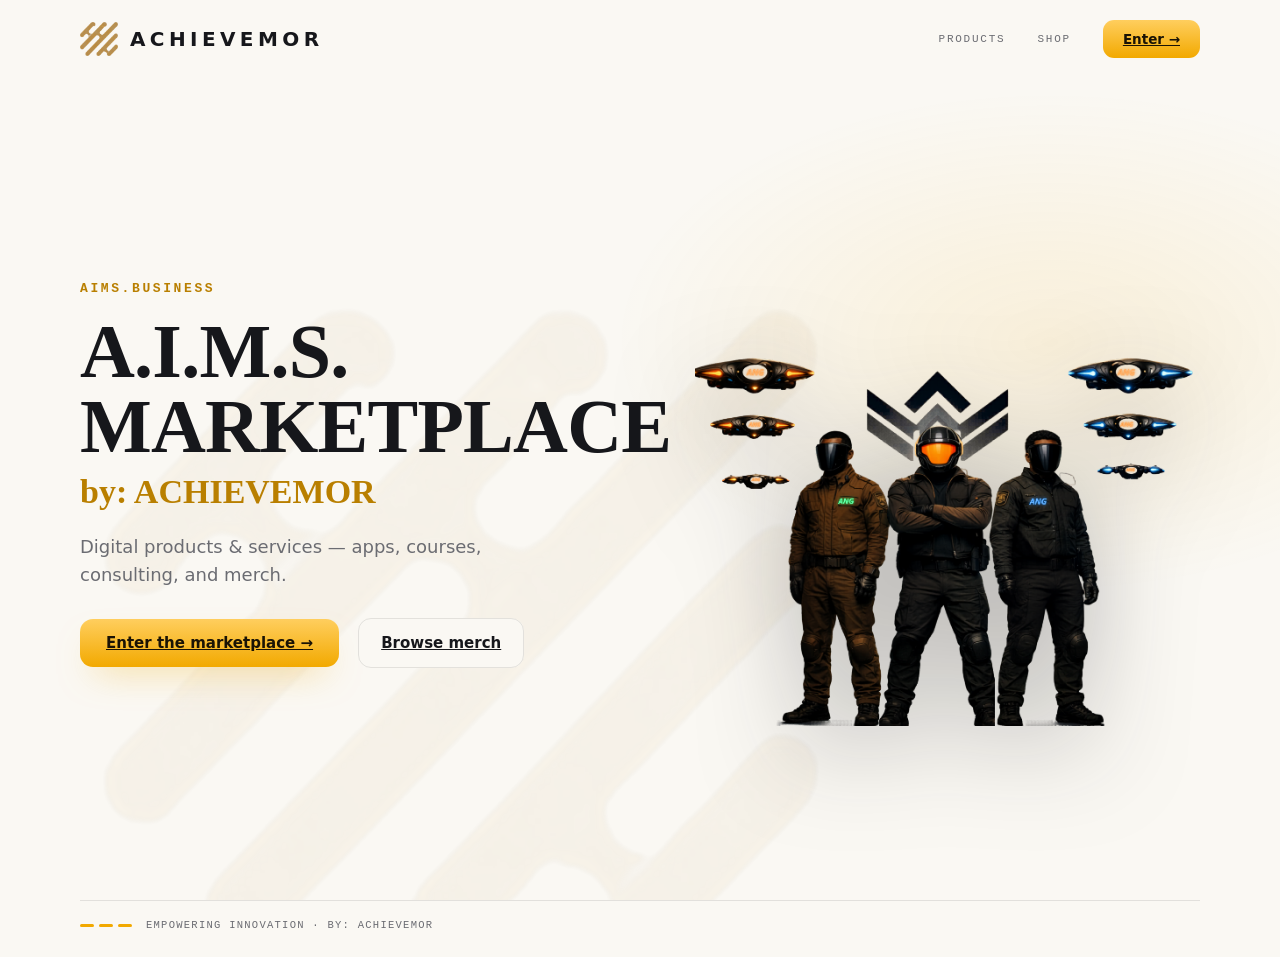
<file: index.html>
<!doctype html>
<html lang="en"><head><meta charset="utf-8"><meta name="viewport" content="width=device-width,initial-scale=1">
<meta http-equiv="Content-Security-Policy" content="default-src 'self'; base-uri 'self'; object-src 'none'; form-action 'self' https://buy.stripe.com https://aims.achievemor.io; script-src 'self' 'unsafe-inline'; style-src 'self' 'unsafe-inline' https://fonts.googleapis.com; img-src 'self' data: https:; font-src 'self' data: https://fonts.gstatic.com; connect-src 'self' https:; frame-src https://js.stripe.com https://hooks.stripe.com; upgrade-insecure-requests">
<meta name="referrer" content="strict-origin-when-cross-origin">
<title>A.I.M.S. MARKETPLACE — by: ACHIEVEMOR</title>
<meta name="description" content="A.I.M.S. MARKETPLACE by: ACHIEVEMOR — digital products and services. Apps, courses, consulting, and merch.">
<link rel="canonical" href="https://aims.business/">
<meta name="theme-color" content="#16171b">
<link rel="icon" type="image/svg+xml" href="/favicon.svg">
<link rel="apple-touch-icon" href="/apple-touch-icon.png">
<meta property="og:type" content="website">
<meta property="og:site_name" content="A.I.M.S. MARKETPLACE">
<meta property="og:title" content="A.I.M.S. MARKETPLACE by: ACHIEVEMOR">
<meta property="og:description" content="Digital products and services by ACHIEVEMOR.">
<meta property="og:url" content="https://aims.business/">
<meta property="og:image" content="https://aims.business/og.png">
<meta property="og:image:width" content="1200"><meta property="og:image:height" content="630">
<meta name="twitter:card" content="summary_large_image">
<meta name="twitter:title" content="A.I.M.S. MARKETPLACE by: ACHIEVEMOR">
<meta name="twitter:description" content="Digital products and services by ACHIEVEMOR.">
<meta name="twitter:image" content="https://aims.business/og.png">
<script type="application/ld+json">{"@context":"https://schema.org","@type":"Store","name":"A.I.M.S. MARKETPLACE by: ACHIEVEMOR","url":"https://aims.business/","image":"https://aims.business/og.png","description":"Digital products and services by ACHIEVEMOR.","brand":{"@type":"Brand","name":"ACHIEVEMOR"}}</script>
<link href="https://fonts.googleapis.com/css2?family=Geist:wght@400;500;600;700&family=Geist+Mono:wght@500;600&family=Playfair+Display:wght@700&display=swap" rel="stylesheet">
<style>
:root{--bg:#faf8f3;--bg2:#f1ede4;--panel:#f4f1ea;--ink:#16171b;--muted:#6b6c72;--gold:#F2A900;--gold-2:#ffce5e;--gold-deep:#b97f00;--line:rgba(20,22,26,.10);
 --sans:"Geist",system-ui,sans-serif;--mono:"Geist Mono",ui-monospace,monospace;--serif:"Playfair Display",Georgia,serif}
*{box-sizing:border-box;margin:0;padding:0}
body{font-family:var(--sans);color:var(--ink);background:var(--bg);-webkit-font-smoothing:antialiased;min-height:100dvh;position:relative;overflow-x:hidden}
/* brand overlay: the official gold ACHIEVEMOR mark, baked in faintly behind everything */
body::before{content:"";position:fixed;inset:0;z-index:0;pointer-events:none;opacity:.06;
  background:url(achv_logo.png) no-repeat; background-position:18% 120%; background-size:min(62vw,720px)}
body::after{content:"";position:fixed;inset:0;z-index:0;pointer-events:none;
  background:radial-gradient(55% 45% at 82% 38%, rgba(242,169,0,.10), transparent 62%)}
.wrap{position:relative;z-index:1;max-width:1200px;margin:0 auto;padding:0 clamp(20px,3.5vw,40px)}

/* nav */
.nav{display:flex;align-items:center;gap:14px;height:78px}
.logo{display:flex;align-items:center;gap:12px}
.logo img{height:34px;width:auto}
.logo .wm{font-weight:700;font-size:20px;letter-spacing:.22em;color:var(--ink)}
.nav .sp{flex:1}
.nav .mk{font-family:var(--mono);font-size:11px;letter-spacing:.16em;text-transform:uppercase;color:var(--muted)}
.enter{margin-left:18px;font-size:13.5px;font-weight:600;color:#1a1305;background:linear-gradient(180deg,var(--gold-2),var(--gold));border:none;border-radius:11px;padding:11px 20px;cursor:pointer}

/* hero */
.hero{display:grid;grid-template-columns:1fr 1.05fr;gap:24px;align-items:center;min-height:calc(100dvh - 78px);padding-bottom:30px}
.eyebrow{font-family:var(--mono);font-size:13px;letter-spacing:.2em;text-transform:uppercase;color:var(--gold-deep);font-weight:600}
h1{font-family:var(--serif);font-weight:700;font-size:clamp(40px,6.4vw,76px);line-height:.98;margin:18px 0 0;letter-spacing:-.01em}
.byline{font-family:var(--serif);font-weight:700;font-size:clamp(22px,3vw,34px);color:var(--gold-deep);margin-top:10px;white-space:nowrap}
.sub{font-size:clamp(15px,1.7vw,18px);color:var(--muted);margin-top:22px;max-width:430px;line-height:1.55}
.cta{display:inline-flex;align-items:center;gap:10px;margin-top:30px;font-weight:600;font-size:15px;color:#1a1305;background:linear-gradient(180deg,var(--gold-2),var(--gold));border-radius:13px;padding:15px 26px;box-shadow:0 16px 36px -16px rgba(242,169,0,.55)}
.cta2{margin-left:14px;color:var(--ink);border:1px solid var(--line);background:var(--bg);border-radius:13px;padding:15px 22px;font-weight:600;font-size:15px}
.squad{position:relative;display:grid;place-items:center}
.squad img{width:100%;max-width:560px;filter:drop-shadow(0 26px 48px rgba(20,22,26,.28))}
.foot{display:flex;align-items:center;gap:14px;padding:18px 0 26px;border-top:1px solid var(--line);font-family:var(--mono);font-size:10.5px;letter-spacing:.12em;text-transform:uppercase;color:var(--muted)}
.foot .gp{display:inline-flex;gap:5px}.foot .gp i{width:14px;height:3px;border-radius:2px;background:var(--gold)}

@media (max-width:780px){ .hero{grid-template-columns:1fr;text-align:center;min-height:0;padding:20px 0 40px} .squad{order:-1} .nav .mk{display:none} }
</style></head>
<body>
  <div class="wrap">
    <nav class="nav">
      <div class="logo"><img src="achv_logo.png" alt=""><span class="wm">ACHIEVEMOR</span></div>
      <div class="sp"></div>
      <a class="mk" href="products.html" style="text-decoration:none">Products</a>
      <a class="mk" href="shop.html" style="text-decoration:none;margin-left:18px">Shop</a>
      <a class="enter" href="products.html">Enter →</a>
    </nav>

    <section class="hero">
      <div class="copy">
        <div class="eyebrow">aims.business</div>
        <h1>A.I.M.S.<br>MARKETPLACE</h1>
        <div class="byline">by: ACHIEVEMOR</div>
        <div class="sub">Digital products &amp; services — apps, courses, consulting, and merch.</div>
        <div>
          <a class="cta" href="products.html">Enter the marketplace →</a>
          <a class="cta2" href="shop.html">Browse merch</a>
        </div>
      </div>
      <div class="squad"><img src="squad.png" alt="ACHIEVEMOR squad"></div>
    </section>

    <div class="foot"><span class="gp"><i></i><i></i><i></i></span> Empowering Innovation · by: ACHIEVEMOR</div>
  </div>
</body></html>
</file>
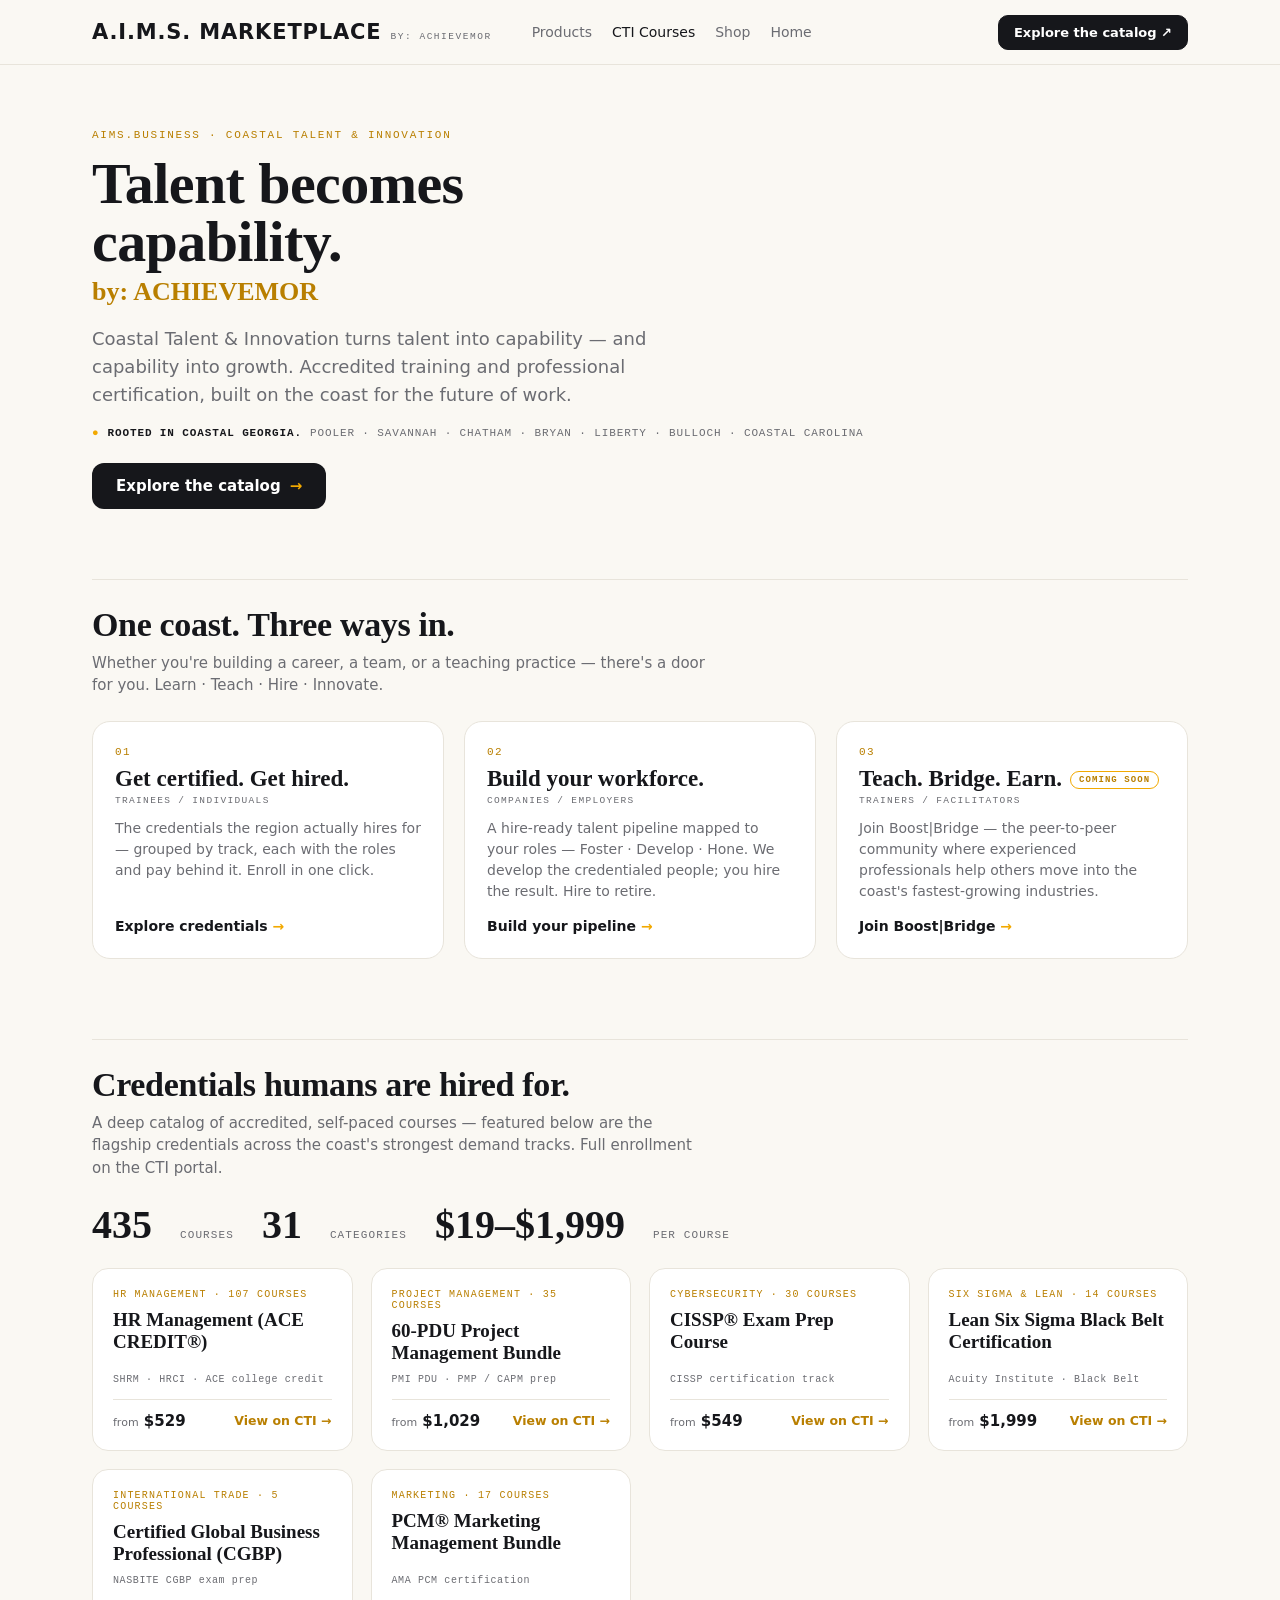
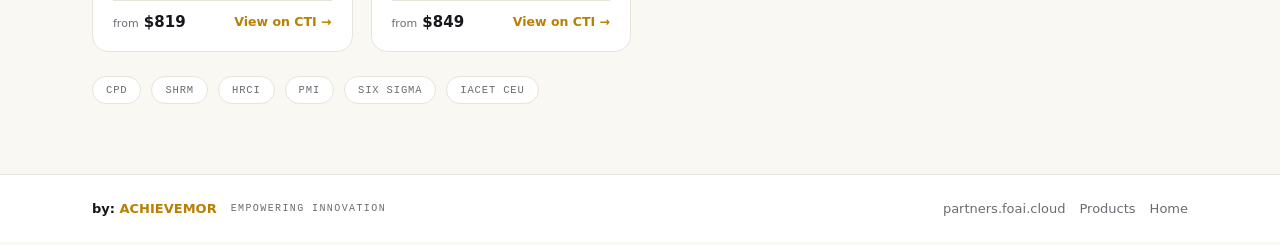
<file: cti.html>
<!doctype html>
<html lang="en">
<head>
<meta charset="utf-8">
<meta name="viewport" content="width=device-width, initial-scale=1">
<meta http-equiv="Content-Security-Policy" content="default-src 'self'; base-uri 'self'; object-src 'none'; form-action 'self' https://buy.stripe.com https://aims.achievemor.io; script-src 'self' 'unsafe-inline'; style-src 'self' 'unsafe-inline' https://fonts.googleapis.com; img-src 'self' data: https:; font-src 'self' data: https://fonts.gstatic.com; connect-src 'self' https:; frame-src https://js.stripe.com https://hooks.stripe.com; upgrade-insecure-requests">
<meta name="referrer" content="strict-origin-when-cross-origin">
<title>Coastal Talent &amp; Innovation — Courses &amp; Credentials | A.I.M.S. MARKETPLACE by: ACHIEVEMOR</title>
<meta name="description" content="Coastal Talent & Innovation (CTI) — accredited courses and professional certification for Coastal Georgia. 435 courses across 31 categories carrying SHRM, HRCI, PMI, Six Sigma, and CPD credit. One coast. Three ways in.">
<link rel="canonical" href="https://aims.business/cti.html">
<meta name="theme-color" content="#16171b">
<link rel="icon" type="image/svg+xml" href="/favicon.svg">
<link rel="apple-touch-icon" href="/apple-touch-icon.png">
<meta property="og:type" content="website">
<meta property="og:site_name" content="A.I.M.S. MARKETPLACE">
<meta property="og:title" content="Coastal Talent & Innovation — Courses & Credentials">
<meta property="og:description" content="Accredited courses and professional certification for Coastal Georgia. One coast. Three ways in.">
<meta property="og:url" content="https://aims.business/cti.html">
<meta property="og:image" content="https://aims.business/og.png">
<link href="https://fonts.googleapis.com/css2?family=Geist:wght@400;500;600;700&family=Geist+Mono:wght@500&family=Playfair+Display:wght@600;700&display=swap" rel="stylesheet">
<style>
:root{
  --bg:#faf8f3; --surface:#ffffff; --panel:#f4f1ea; --ink:#16171b; --muted:#6b6c72; --line:#e8e4db;
  --gold:#F2A900; --gold-deep:#b97f00; --laurel:#2F7d6b;
  --sans:"Geist",system-ui,-apple-system,sans-serif; --mono:"Geist Mono",ui-monospace,monospace; --serif:"Playfair Display",Georgia,serif;
}
*{box-sizing:border-box;margin:0;padding:0}
body{font-family:var(--sans);color:var(--ink);background:var(--bg);-webkit-font-smoothing:antialiased}
.wrap{max-width:1160px;margin:0 auto;padding:0 clamp(18px,3vw,32px)}
a{color:inherit;text-decoration:none}
.nav{position:sticky;top:0;z-index:10;background:rgba(250,248,243,.9);-webkit-backdrop-filter:blur(10px);backdrop-filter:blur(10px);border-bottom:1px solid var(--line)}
.nav .bar{display:flex;align-items:center;gap:22px;height:64px}
.brand{display:flex;align-items:baseline;gap:9px}
.brand .logo{font-weight:700;font-size:21px;letter-spacing:.04em}
.brand .logo b{color:var(--gold-deep)}
.brand .tag{font-family:var(--mono);font-size:9.5px;letter-spacing:.16em;text-transform:uppercase;color:var(--muted)}
.nav nav{display:flex;gap:20px;margin-left:18px}
.nav nav a{font-size:14px;color:var(--muted);font-weight:500}
.nav nav a:hover,.nav nav a.on{color:var(--ink)}
.nav .sp{flex:1}
.cta-sm{font-size:13px;font-weight:600;border:1px solid var(--ink);background:var(--ink);color:#fff;border-radius:10px;padding:9px 15px}

.hero{padding:clamp(36px,6vw,64px) 0 clamp(20px,3vw,30px)}
.eyebrow{font-family:var(--mono);font-size:11px;letter-spacing:.16em;text-transform:uppercase;color:var(--gold-deep);font-weight:500}
.hero h1{font-family:var(--serif);font-weight:700;font-size:clamp(34px,5.4vw,58px);line-height:1.0;margin:14px 0 0;letter-spacing:-.01em;max-width:14ch}
.byline{font-family:var(--serif);font-weight:700;font-size:clamp(18px,2.4vw,26px);color:var(--gold-deep);margin-top:6px}
.hero p{font-size:clamp(15px,1.7vw,18px);color:var(--muted);margin-top:18px;max-width:560px;line-height:1.55}
.region{font-family:var(--mono);font-size:11px;letter-spacing:.08em;text-transform:uppercase;color:var(--muted);margin-top:18px;display:flex;align-items:center;gap:8px}
.region b{color:var(--ink);font-weight:600}
.cta{display:inline-flex;align-items:center;gap:9px;margin-top:24px;background:var(--ink);color:#fff;font-weight:600;font-size:15px;border-radius:12px;padding:14px 24px}
.cta .arw{color:var(--gold)}

.sec{padding:clamp(20px,4vw,40px) 0}
.sechead{border-top:1px solid var(--line);padding-top:26px;margin-bottom:6px}
.sechead h2{font-family:var(--serif);font-weight:700;font-size:clamp(24px,3.4vw,34px);letter-spacing:-.01em}
.sechead p{color:var(--muted);font-size:15px;margin-top:8px;max-width:620px;line-height:1.5}

.ways{display:grid;grid-template-columns:repeat(3,1fr);gap:clamp(14px,2vw,20px);margin-top:24px}
.way{background:var(--surface);border:1px solid var(--line);border-radius:18px;padding:24px 22px;display:flex;flex-direction:column;min-height:228px}
.way .n{font-family:var(--mono);font-size:11px;color:var(--gold-deep);letter-spacing:.12em}
.way h3{font-family:var(--serif);font-weight:700;font-size:23px;margin-top:8px}
.way .who{font-family:var(--mono);font-size:9.5px;letter-spacing:.14em;text-transform:uppercase;color:var(--muted);margin-top:3px}
.way p{font-size:14px;color:var(--muted);line-height:1.5;margin-top:12px;flex:1}
.way .go{margin-top:16px;font-weight:600;font-size:14px}
.way .go .arw{color:var(--gold)}
.soon{display:inline-block;font-family:var(--mono);font-size:9px;letter-spacing:.12em;text-transform:uppercase;color:var(--gold-deep);border:1px solid var(--gold);border-radius:999px;padding:3px 8px;margin-left:8px;vertical-align:middle}

.statbar{display:flex;flex-wrap:wrap;gap:10px 28px;align-items:baseline;margin:22px 0 6px}
.statbar .big{font-family:var(--serif);font-weight:700;font-size:clamp(26px,4vw,40px)}
.statbar .lbl{font-family:var(--mono);font-size:11px;letter-spacing:.1em;text-transform:uppercase;color:var(--muted)}

.grid{display:grid;grid-template-columns:repeat(auto-fill,minmax(min(100%,250px),1fr));gap:clamp(14px,2vw,18px);margin-top:20px}
.card{background:var(--surface);border:1px solid var(--line);border-radius:16px;padding:20px;display:flex;flex-direction:column;transition:box-shadow .18s,transform .18s;min-height:172px}
.card:hover{transform:translateY(-3px);box-shadow:0 18px 36px -22px rgba(20,22,26,.4)}
.card .cat{font-family:var(--mono);font-size:10px;letter-spacing:.12em;text-transform:uppercase;color:var(--gold-deep)}
.card .nm{font-family:var(--serif);font-weight:600;font-size:19px;margin-top:9px;line-height:1.15;flex:1}
.card .cred{font-family:var(--mono);font-size:10px;letter-spacing:.06em;color:var(--muted);margin-top:10px}
.card .prow{display:flex;align-items:center;justify-content:space-between;margin-top:14px;padding-top:12px;border-top:1px solid var(--line)}
.card .price{font-weight:700;font-size:15px}
.card .price small{font-weight:500;color:var(--muted);font-size:11px}
.card .view{font-size:12.5px;font-weight:600;color:var(--gold-deep)}

.accred{display:flex;flex-wrap:wrap;gap:10px;margin-top:24px}
.accred span{font-family:var(--mono);font-size:10.5px;letter-spacing:.08em;text-transform:uppercase;color:var(--muted);border:1px solid var(--line);background:var(--surface);border-radius:999px;padding:7px 13px}

footer{border-top:1px solid var(--line);background:var(--surface);margin-top:30px}
footer .ft{display:flex;flex-wrap:wrap;align-items:center;gap:14px;padding:26px 0;font-size:13px;color:var(--muted)}
footer .by{font-weight:700;color:var(--ink)}
footer .by b{color:var(--gold-deep)}
footer .tag{font-family:var(--mono);font-size:10px;letter-spacing:.14em;text-transform:uppercase}
footer .sp{flex:1}

@media (max-width:760px){ .ways{grid-template-columns:1fr} .nav nav{display:none} }
</style>
</head>
<body>
  <header class="nav"><div class="wrap"><div class="bar">
    <a class="brand" href="/"><span class="logo">A.I.M.S. MARKETPLACE</span><span class="tag">by: ACHIEVEMOR</span></a>
    <nav><a href="products.html">Products</a><a href="cti.html" class="on">CTI Courses</a><a href="shop.html">Shop</a><a href="/">Home</a></nav>
    <div class="sp"></div>
    <a class="cta-sm" href="https://partners.foai.cloud/partner-portal/courses" target="_blank" rel="noopener">Explore the catalog ↗</a>
  </div></div></header>

  <main class="wrap">
    <section class="hero">
      <div class="eyebrow">aims.business · Coastal Talent &amp; Innovation</div>
      <h1>Talent becomes capability.</h1>
      <div class="byline">by: ACHIEVEMOR</div>
      <p>Coastal Talent &amp; Innovation turns talent into capability — and capability into growth. Accredited training and professional certification, built on the coast for the future of work.</p>
      <div class="region"><span style="color:var(--gold)">●</span> <b>Rooted in Coastal Georgia.</b> Pooler · Savannah · Chatham · Bryan · Liberty · Bulloch · Coastal Carolina</div>
      <a class="cta" href="https://partners.foai.cloud/partner-portal/courses" target="_blank" rel="noopener">Explore the catalog <span class="arw">→</span></a>
    </section>

    <section class="sec">
      <div class="sechead"><h2>One coast. Three ways in.</h2>
        <p>Whether you're building a career, a team, or a teaching practice — there's a door for you. Learn · Teach · Hire · Innovate.</p></div>
      <div class="ways">
        <a class="way" href="https://partners.foai.cloud/partner-portal/courses" target="_blank" rel="noopener">
          <div class="n">01</div><h3>Get certified. Get hired.</h3><div class="who">Trainees / Individuals</div>
          <p>The credentials the region actually hires for — grouped by track, each with the roles and pay behind it. Enroll in one click.</p>
          <div class="go">Explore credentials <span class="arw">→</span></div>
        </a>
        <a class="way" href="https://partners.foai.cloud/partner-portal/become-a-partner" target="_blank" rel="noopener">
          <div class="n">02</div><h3>Build your workforce.</h3><div class="who">Companies / Employers</div>
          <p>A hire-ready talent pipeline mapped to your roles — Foster · Develop · Hone. We develop the credentialed people; you hire the result. Hire to retire.</p>
          <div class="go">Build your pipeline <span class="arw">→</span></div>
        </a>
        <a class="way" href="https://partners.foai.cloud/partner-portal/boost-bridge" target="_blank" rel="noopener">
          <div class="n">03</div><h3>Teach. Bridge. Earn.<span class="soon">Coming soon</span></h3><div class="who">Trainers / Facilitators</div>
          <p>Join Boost|Bridge — the peer-to-peer community where experienced professionals help others move into the coast's fastest-growing industries.</p>
          <div class="go">Join Boost|Bridge <span class="arw">→</span></div>
        </a>
      </div>
    </section>

    <section class="sec">
      <div class="sechead"><h2>Credentials humans are hired for.</h2>
        <p>A deep catalog of accredited, self-paced courses — featured below are the flagship credentials across the coast's strongest demand tracks. Full enrollment on the CTI portal.</p></div>
      <div class="statbar">
        <span class="big">435</span><span class="lbl">courses</span>
        <span class="big">31</span><span class="lbl">categories</span>
        <span class="big">$19–$1,999</span><span class="lbl">per course</span>
      </div>
      <div class="grid">
        <a class="card" href="https://partners.foai.cloud/partner-portal/courses" target="_blank" rel="noopener"><div class="cat">HR Management · 107 courses</div><div class="nm">HR Management (ACE CREDIT®)</div><div class="cred">SHRM · HRCI · ACE college credit</div><div class="prow"><span class="price"><small>from</small> $529</span><span class="view">View on CTI →</span></div></a>
        <a class="card" href="https://partners.foai.cloud/partner-portal/courses" target="_blank" rel="noopener"><div class="cat">Project Management · 35 courses</div><div class="nm">60-PDU Project Management Bundle</div><div class="cred">PMI PDU · PMP / CAPM prep</div><div class="prow"><span class="price"><small>from</small> $1,029</span><span class="view">View on CTI →</span></div></a>
        <a class="card" href="https://partners.foai.cloud/partner-portal/courses" target="_blank" rel="noopener"><div class="cat">Cybersecurity · 30 courses</div><div class="nm">CISSP® Exam Prep Course</div><div class="cred">CISSP certification track</div><div class="prow"><span class="price"><small>from</small> $549</span><span class="view">View on CTI →</span></div></a>
        <a class="card" href="https://partners.foai.cloud/partner-portal/courses" target="_blank" rel="noopener"><div class="cat">Six Sigma &amp; Lean · 14 courses</div><div class="nm">Lean Six Sigma Black Belt Certification</div><div class="cred">Acuity Institute · Black Belt</div><div class="prow"><span class="price"><small>from</small> $1,999</span><span class="view">View on CTI →</span></div></a>
        <a class="card" href="https://partners.foai.cloud/partner-portal/courses" target="_blank" rel="noopener"><div class="cat">International Trade · 5 courses</div><div class="nm">Certified Global Business Professional (CGBP)</div><div class="cred">NASBITE CGBP exam prep</div><div class="prow"><span class="price"><small>from</small> $819</span><span class="view">View on CTI →</span></div></a>
        <a class="card" href="https://partners.foai.cloud/partner-portal/courses" target="_blank" rel="noopener"><div class="cat">Marketing · 17 courses</div><div class="nm">PCM® Marketing Management Bundle</div><div class="cred">AMA PCM certification</div><div class="prow"><span class="price"><small>from</small> $849</span><span class="view">View on CTI →</span></div></a>
      </div>
      <div class="accred">
        <span>CPD</span><span>SHRM</span><span>HRCI</span><span>PMI</span><span>Six Sigma</span><span>IACET CEU</span>
      </div>
    </section>
  </main>

  <footer><div class="wrap"><div class="ft">
    <span class="by">by: <b>ACHIEVEMOR</b></span>
    <span class="tag">Empowering Innovation</span>
    <span class="sp"></span>
    <a href="https://partners.foai.cloud" target="_blank" rel="noopener">partners.foai.cloud</a><a href="products.html">Products</a><a href="/">Home</a>
  </div></div></footer>
</body>
</html>
</file>
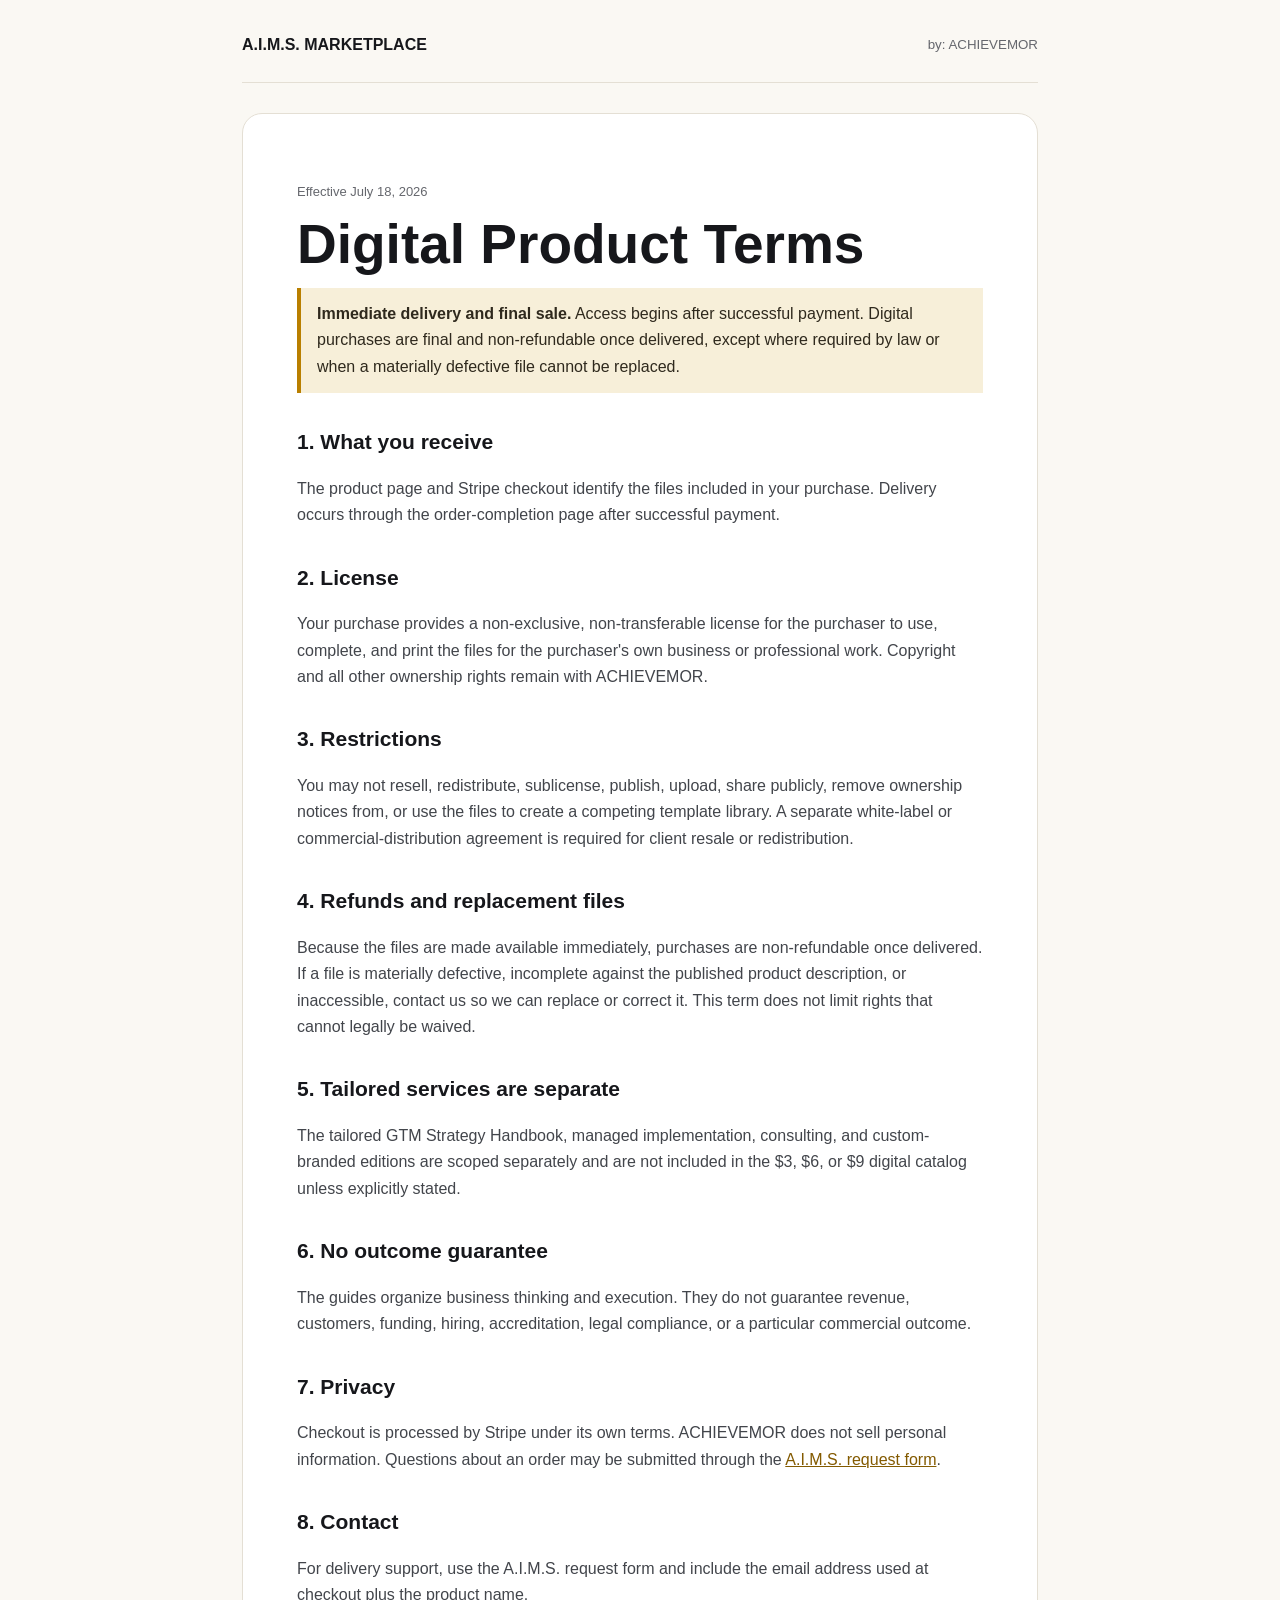
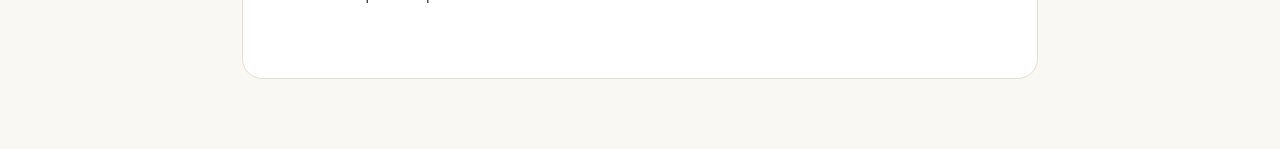
<file: digital-product-terms.html>
<!doctype html>
<html lang="en">
<head>
  <meta charset="utf-8">
  <meta name="viewport" content="width=device-width,initial-scale=1">
  <meta http-equiv="Content-Security-Policy" content="default-src 'self'; base-uri 'self'; object-src 'none'; form-action 'self' https://buy.stripe.com https://aims.achievemor.io; script-src 'self' 'unsafe-inline'; style-src 'self' 'unsafe-inline' https://fonts.googleapis.com; img-src 'self' data: https:; font-src 'self' data: https://fonts.gstatic.com; connect-src 'self' https:; frame-src https://js.stripe.com https://hooks.stripe.com; upgrade-insecure-requests">
  <meta name="referrer" content="strict-origin-when-cross-origin">
  <title>Digital Product Terms — AIMS.business</title>
  <meta name="description" content="Delivery, licensing, refund, and use terms for AIMS.business digital products.">
  <link rel="canonical" href="https://aims.business/digital-product-terms.html">
  <link rel="icon" type="image/svg+xml" href="/favicon.svg">
  <style>
    :root{--bg:#faf8f3;--surface:#fff;--ink:#16171b;--muted:#65676d;--line:#e4dfd4;--gold:#b97f00}
    *{box-sizing:border-box}
    body{margin:0;background:var(--bg);color:var(--ink);font:16px/1.65 Arial,sans-serif}
    .wrap{max-width:840px;margin:auto;padding:32px 22px 70px}
    header{display:flex;justify-content:space-between;gap:20px;align-items:center;padding-bottom:24px;border-bottom:1px solid var(--line)}
    header a{color:var(--ink);text-decoration:none;font-weight:700}
    header small{color:var(--muted)}
    main{background:var(--surface);border:1px solid var(--line);border-radius:20px;padding:clamp(25px,5vw,54px);margin-top:30px}
    h1{font-size:clamp(34px,6vw,55px);line-height:1.02;margin:0 0 16px}
    h2{font-size:21px;margin:32px 0 8px}
    p,li{color:#42454b}
    .notice{border-left:4px solid var(--gold);padding:13px 16px;background:#f7efd9;color:#2f291d}
    .meta{font-size:13px;color:var(--muted)}
    a{color:#835a00}
  </style>
</head>
<body>
  <div class="wrap">
    <header><a href="products.html">A.I.M.S. MARKETPLACE</a><small>by: ACHIEVEMOR</small></header>
    <main>
      <p class="meta">Effective July 18, 2026</p>
      <h1>Digital Product Terms</h1>
      <p class="notice"><strong>Immediate delivery and final sale.</strong> Access begins after successful payment. Digital purchases are final and non-refundable once delivered, except where required by law or when a materially defective file cannot be replaced.</p>
      <h2>1. What you receive</h2>
      <p>The product page and Stripe checkout identify the files included in your purchase. Delivery occurs through the order-completion page after successful payment.</p>
      <h2>2. License</h2>
      <p>Your purchase provides a non-exclusive, non-transferable license for the purchaser to use, complete, and print the files for the purchaser's own business or professional work. Copyright and all other ownership rights remain with ACHIEVEMOR.</p>
      <h2>3. Restrictions</h2>
      <p>You may not resell, redistribute, sublicense, publish, upload, share publicly, remove ownership notices from, or use the files to create a competing template library. A separate white-label or commercial-distribution agreement is required for client resale or redistribution.</p>
      <h2>4. Refunds and replacement files</h2>
      <p>Because the files are made available immediately, purchases are non-refundable once delivered. If a file is materially defective, incomplete against the published product description, or inaccessible, contact us so we can replace or correct it. This term does not limit rights that cannot legally be waived.</p>
      <h2>5. Tailored services are separate</h2>
      <p>The tailored GTM Strategy Handbook, managed implementation, consulting, and custom-branded editions are scoped separately and are not included in the $3, $6, or $9 digital catalog unless explicitly stated.</p>
      <h2>6. No outcome guarantee</h2>
      <p>The guides organize business thinking and execution. They do not guarantee revenue, customers, funding, hiring, accreditation, legal compliance, or a particular commercial outcome.</p>
      <h2>7. Privacy</h2>
      <p>Checkout is processed by Stripe under its own terms. ACHIEVEMOR does not sell personal information. Questions about an order may be submitted through the <a href="https://aims.achievemor.io/#request">A.I.M.S. request form</a>.</p>
      <h2>8. Contact</h2>
      <p>For delivery support, use the A.I.M.S. request form and include the email address used at checkout plus the product name.</p>
    </main>
  </div>
</body>
</html>
</file>
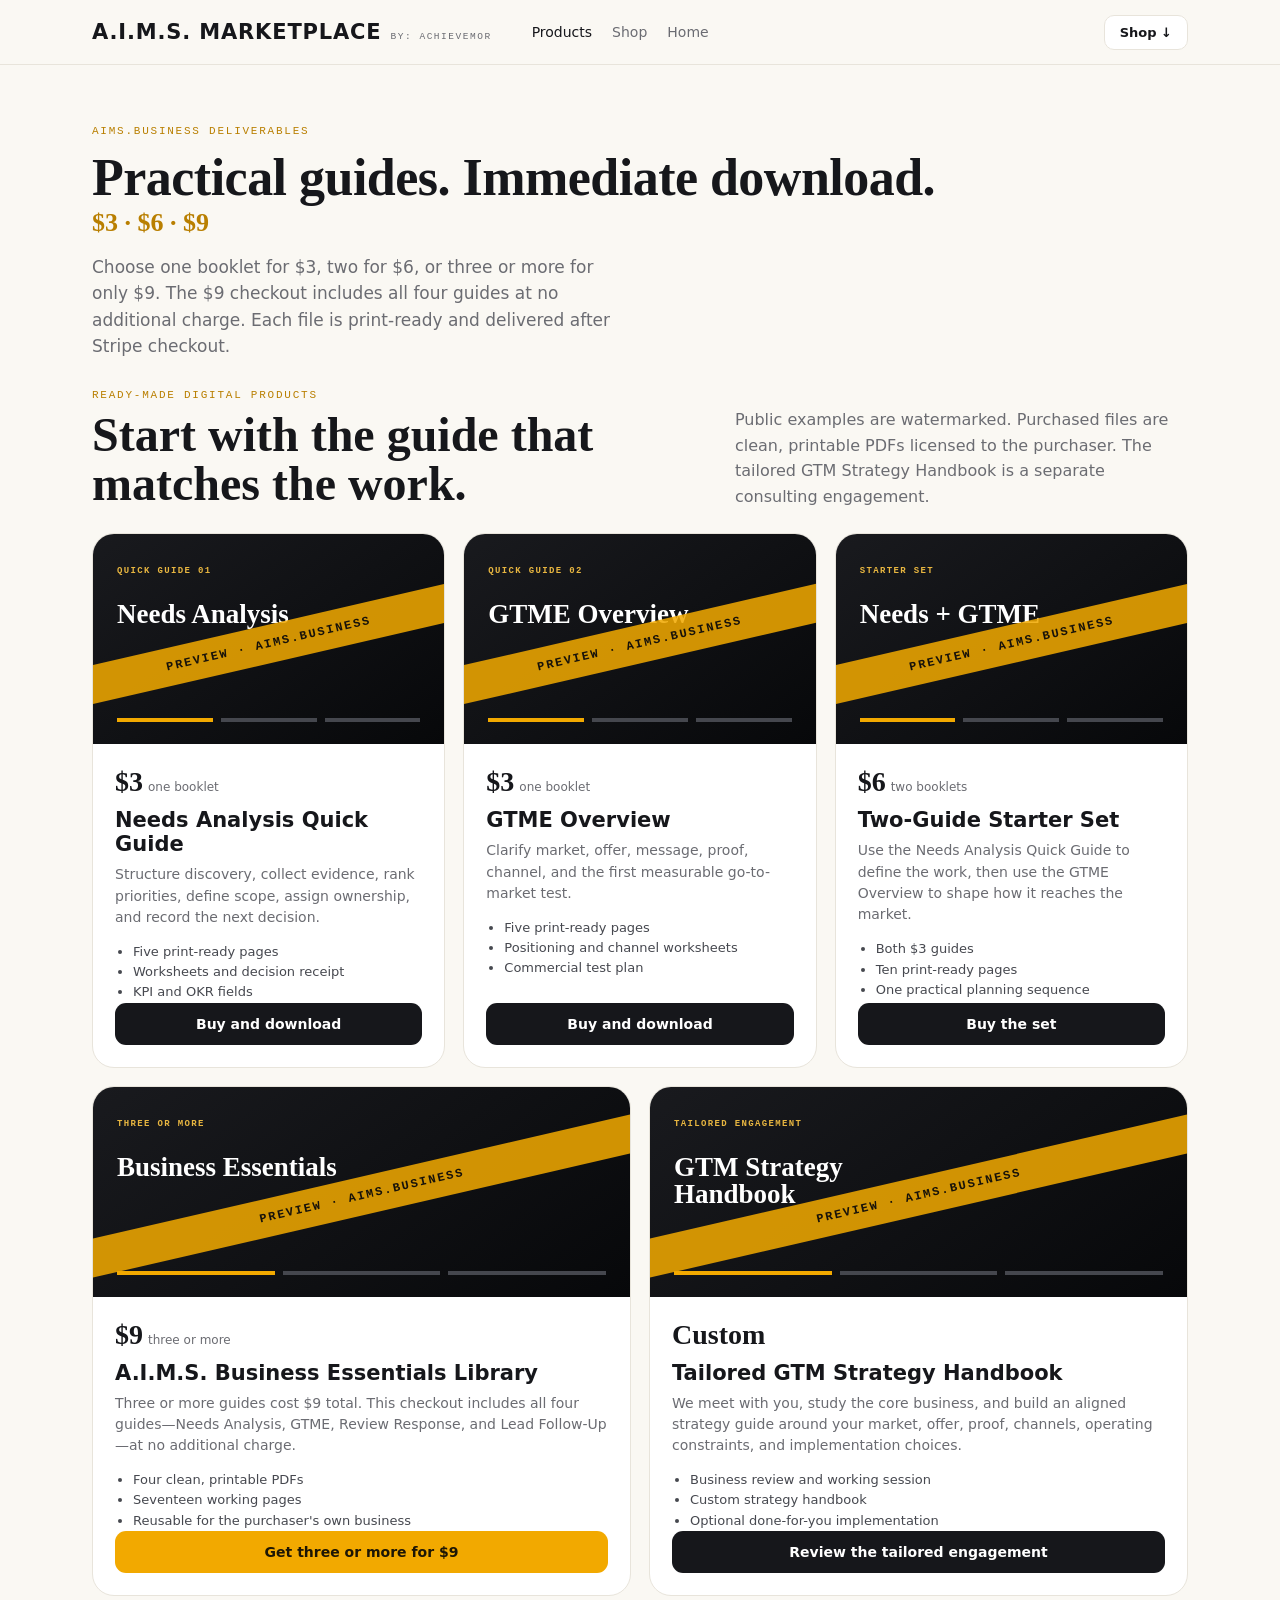
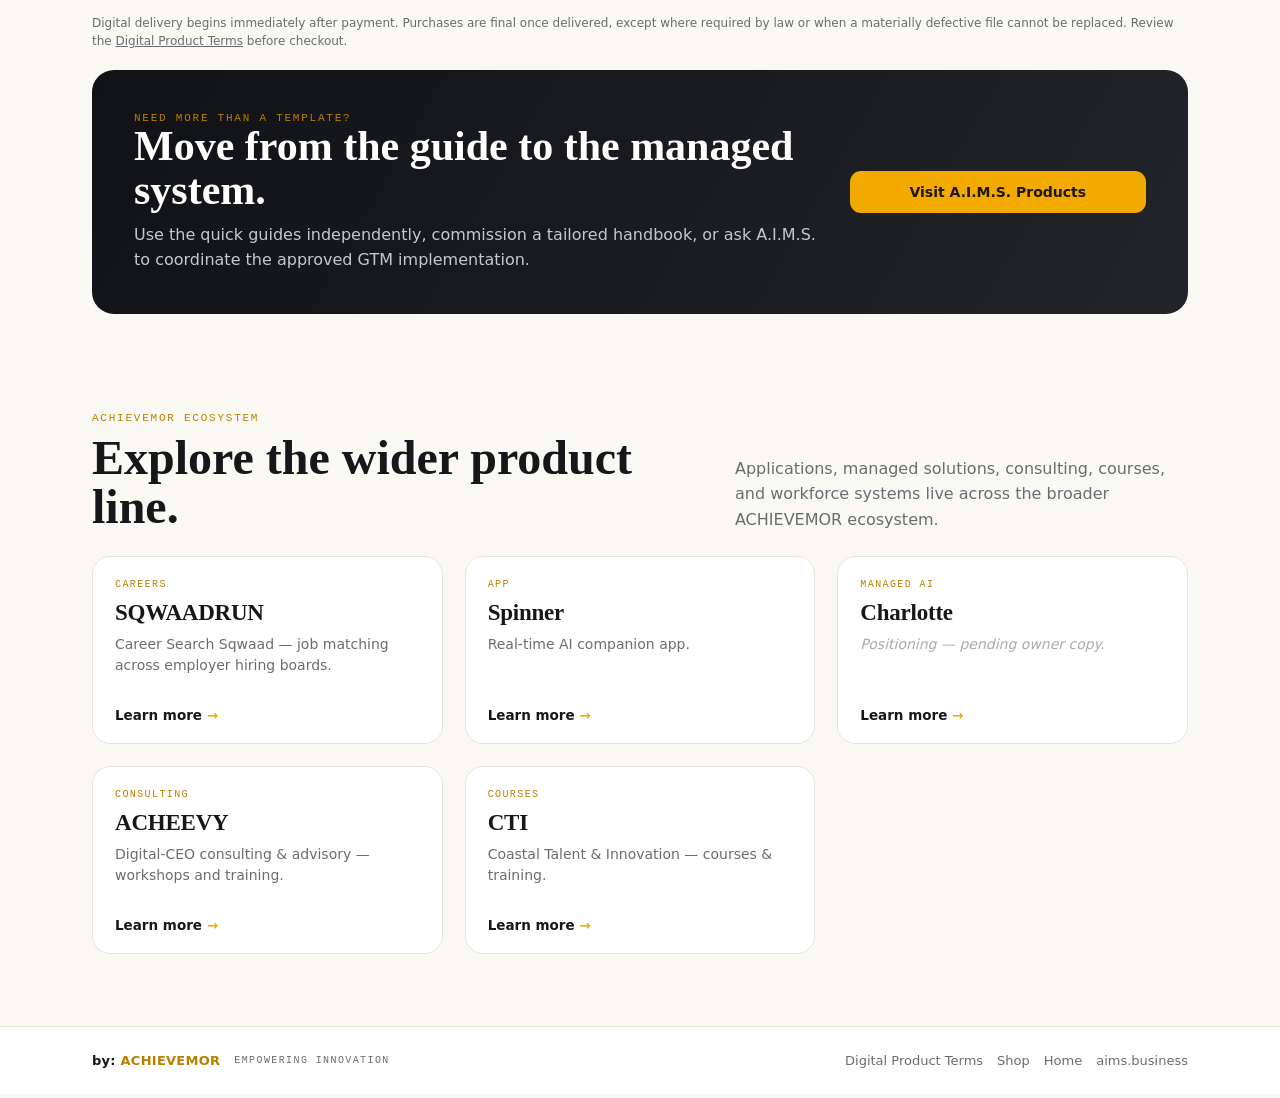
<file: products.html>
<!doctype html>
<html lang="en">
<head>
<meta charset="utf-8">
<meta name="viewport" content="width=device-width, initial-scale=1">
<meta http-equiv="Content-Security-Policy" content="default-src 'self'; base-uri 'self'; object-src 'none'; form-action 'self' https://buy.stripe.com https://aims.achievemor.io; script-src 'self' 'unsafe-inline'; style-src 'self' 'unsafe-inline' https://fonts.googleapis.com; img-src 'self' data: https:; font-src 'self' data: https://fonts.gstatic.com; connect-src 'self' https:; frame-src https://js.stripe.com https://hooks.stripe.com; upgrade-insecure-requests">
<meta name="referrer" content="strict-origin-when-cross-origin">
<title>AIMS.business Deliverables — Digital Business Guides</title>
<meta name="description" content="Purchase and download practical A.I.M.S. business guides using the $3, $6, $9 digital-product catalog, or request a tailored GTM Strategy Handbook.">
<link rel="canonical" href="https://aims.business/products.html">
<meta name="theme-color" content="#16171b">
<link rel="icon" type="image/svg+xml" href="/favicon.svg">
<link rel="apple-touch-icon" href="/apple-touch-icon.png">
<meta property="og:type" content="website">
<meta property="og:site_name" content="A.I.M.S. MARKETPLACE">
<meta property="og:title" content="AIMS.business Deliverables — $3 · $6 · $9">
<meta property="og:description" content="Print-ready business guides for needs analysis, go-to-market planning, review responses, and lead follow-up.">
<meta property="og:url" content="https://aims.business/products.html">
<meta property="og:image" content="https://aims.business/og.png">
<link href="https://fonts.googleapis.com/css2?family=Geist:wght@400;500;600;700&family=Geist+Mono:wght@500&family=Playfair+Display:wght@600;700&display=swap" rel="stylesheet">
<style>
:root{
  --bg:#faf8f3; --surface:#ffffff; --panel:#f4f1ea; --ink:#16171b; --muted:#6b6c72; --line:#e8e4db;
  --gold:#F2A900; --gold-deep:#b97f00;
  --sans:"Geist",system-ui,-apple-system,sans-serif; --mono:"Geist Mono",ui-monospace,monospace; --serif:"Playfair Display",Georgia,serif;
}
*{box-sizing:border-box;margin:0;padding:0}
body{font-family:var(--sans);color:var(--ink);background:var(--bg);-webkit-font-smoothing:antialiased}
.wrap{max-width:1160px;margin:0 auto;padding:0 clamp(18px,3vw,32px)}
a{color:inherit;text-decoration:none}

.nav{position:sticky;top:0;z-index:10;background:rgba(250,248,243,.9);-webkit-backdrop-filter:blur(10px);backdrop-filter:blur(10px);border-bottom:1px solid var(--line)}
.nav .bar{display:flex;align-items:center;gap:22px;height:64px}
.brand{display:flex;align-items:baseline;gap:9px}
.brand .logo{font-weight:700;font-size:21px;letter-spacing:.04em}
.brand .tag{font-family:var(--mono);font-size:9.5px;letter-spacing:.16em;text-transform:uppercase;color:var(--muted)}
.nav nav{display:flex;gap:20px;margin-left:18px}
.nav nav a{font-size:14px;color:var(--muted);font-weight:500}
.nav nav a:hover,.nav nav a.on{color:var(--ink)}
.nav .sp{flex:1}
.cart{font-size:13px;font-weight:600;border:1px solid var(--line);background:var(--surface);border-radius:10px;padding:9px 15px;cursor:pointer}

.hero{padding:clamp(34px,6vw,60px) 0 clamp(20px,3vw,30px)}
.eyebrow{font-family:var(--mono);font-size:11px;letter-spacing:.16em;text-transform:uppercase;color:var(--gold-deep);font-weight:500}
.hero h1{font-family:var(--serif);font-weight:700;font-size:clamp(32px,5vw,52px);line-height:1.02;margin:14px 0 0;letter-spacing:-.01em}
.byline{font-family:var(--serif);font-weight:700;font-size:clamp(18px,2.4vw,26px);color:var(--gold-deep);margin-top:4px;white-space:nowrap}
.hero p{font-size:clamp(15px,1.7vw,17px);color:var(--muted);margin-top:16px;max-width:520px;line-height:1.55}

.shop{padding:clamp(10px,2vw,16px) 0 clamp(40px,6vw,72px)}
.deliverables{padding:0 0 clamp(44px,7vw,82px)}
.section-head{display:grid;grid-template-columns:minmax(0,1.15fr) minmax(260px,.85fr);gap:30px;align-items:end;margin-bottom:24px}
.section-head h2{font-family:var(--serif);font-size:clamp(30px,4.7vw,48px);line-height:1.02;margin-top:10px}
.section-head p{color:var(--muted);line-height:1.6}
.price-grid{display:grid;grid-template-columns:repeat(12,1fr);gap:18px}
.offer{grid-column:span 4;background:var(--surface);border:1px solid var(--line);border-radius:22px;overflow:hidden;display:flex;flex-direction:column}
.offer.featured{grid-column:span 6}
.preview{height:210px;background:linear-gradient(145deg,#191a1e,#07080a);padding:24px;position:relative;overflow:hidden;color:white}
.preview:after{content:"PREVIEW · AIMS.BUSINESS";position:absolute;left:-12%;top:43%;width:124%;padding:12px 0;text-align:center;transform:rotate(-13deg);background:rgba(242,169,0,.86);color:#17120a;font:700 12px var(--mono);letter-spacing:.16em}
.preview small{font:600 9px var(--mono);letter-spacing:.15em;color:#e8b640}.preview h3{font-family:var(--serif);font-size:27px;line-height:1.02;margin-top:24px;max-width:230px}.preview .marks{display:grid;grid-template-columns:repeat(3,1fr);gap:8px;position:absolute;left:24px;right:24px;bottom:22px}.preview .marks i{height:4px;background:#45474e}.preview .marks i:first-child{background:var(--gold)}
.offer-body{padding:22px;display:flex;flex-direction:column;flex:1}.price{font:700 28px var(--serif)}.price-note{font-size:12px;color:var(--muted);margin-left:5px}.offer-body h3{font-size:21px;margin-top:10px}.offer-body p{font-size:14px;color:var(--muted);line-height:1.52;margin-top:8px}.offer-body ul{margin:14px 0 0 18px;color:#46484f;font-size:13px;line-height:1.55}.buy{display:flex;justify-content:center;margin-top:auto;padding:13px 16px;border-radius:11px;background:var(--ink);color:white;font-weight:700;font-size:14px}.buy:hover{background:#2a2c32}.buy.gold{background:var(--gold);color:#1d1605}.terms-note{font-size:12px;color:var(--muted);margin:18px 0 0;line-height:1.5}.terms-note a{text-decoration:underline}.custom{margin-top:20px;border-radius:22px;background:linear-gradient(120deg,#111216,#22242a);color:#fff;padding:clamp(24px,4vw,42px);display:grid;grid-template-columns:1.4fr .6fr;gap:24px;align-items:center}.custom h3{font-family:var(--serif);font-size:clamp(27px,4vw,42px);line-height:1.05}.custom p{color:#c7c8cd;line-height:1.58;margin-top:10px}.custom .buy{background:var(--gold);color:#1d1605;margin:0}
.grid{display:grid;grid-template-columns:repeat(auto-fill,minmax(min(100%,280px),1fr));gap:clamp(16px,2vw,22px)}
.card{background:var(--surface);border:1px solid var(--line);border-radius:18px;padding:22px 22px 20px;transition:box-shadow .18s,transform .18s;display:flex;flex-direction:column;min-height:188px}
.card:hover{transform:translateY(-3px);box-shadow:0 18px 36px -22px rgba(20,22,26,.4)}
.card .cat{font-family:var(--mono);font-size:10px;letter-spacing:.14em;text-transform:uppercase;color:var(--gold-deep)}
.card .pname{font-family:var(--serif);font-weight:600;font-size:23px;margin-top:10px;letter-spacing:-.01em}
.card .desc{font-size:14px;color:var(--muted);margin-top:8px;line-height:1.5;flex:1}
.card .desc.tbd{color:#a9aab0;font-style:italic}
.card .go{margin-top:14px;font-size:13.5px;font-weight:600;color:var(--ink)}
.card .go .arw{color:var(--gold)}
.card .lane{display:inline-block;margin-top:14px;font-family:var(--mono);font-size:9.5px;letter-spacing:.1em;text-transform:uppercase;color:var(--muted);border:1px solid var(--line);border-radius:999px;padding:4px 9px}

footer{border-top:1px solid var(--line);background:var(--surface)}
footer .ft{display:flex;flex-wrap:wrap;align-items:center;gap:14px;padding:26px 0;font-size:13px;color:var(--muted)}
footer .by{font-weight:700;color:var(--ink);letter-spacing:.02em}
footer .by b{color:var(--gold-deep)}
footer .tag{font-family:var(--mono);font-size:10px;letter-spacing:.14em;text-transform:uppercase}
footer .sp{flex:1}
footer a:hover{color:var(--ink)}
@media (max-width:900px){.offer,.offer.featured{grid-column:span 6}.section-head,.custom{grid-template-columns:1fr}.custom .buy{justify-self:start}}
@media (max-width:720px){ .nav nav{display:none}.offer,.offer.featured{grid-column:1/-1}.preview{height:190px} }
</style>
</head>
<body>
  <header class="nav"><div class="wrap"><div class="bar">
    <a class="brand" href="/"><span class="logo">A.I.M.S. MARKETPLACE</span><span class="tag">by: ACHIEVEMOR</span></a>
    <nav><a href="products.html" class="on">Products</a><a href="shop.html">Shop</a><a href="/">Home</a></nav>
    <div class="sp"></div>
    <a class="cart" href="shop.html">Shop ↓</a>
  </div></div></header>

  <main class="wrap">
    <section class="hero">
      <div class="eyebrow">AIMS.business Deliverables</div>
      <h1>Practical guides. Immediate download.</h1>
      <div class="byline">$3 · $6 · $9</div>
      <p>Choose one booklet for $3, two for $6, or three or more for only $9. The $9 checkout includes all four guides at no additional charge. Each file is print-ready and delivered after Stripe checkout.</p>
    </section>

    <section class="deliverables" id="aims-business-deliverables" aria-labelledby="deliverables-title">
      <div class="section-head"><div><div class="eyebrow">Ready-made digital products</div><h2 id="deliverables-title">Start with the guide that matches the work.</h2></div><p>Public examples are watermarked. Purchased files are clean, printable PDFs licensed to the purchaser. The tailored GTM Strategy Handbook is a separate consulting engagement.</p></div>
      <div class="price-grid">
        <article class="offer"><div class="preview"><small>QUICK GUIDE 01</small><h3>Needs Analysis</h3><div class="marks"><i></i><i></i><i></i></div></div><div class="offer-body"><div><span class="price">$3</span><span class="price-note">one booklet</span></div><h3>Needs Analysis Quick Guide</h3><p>Structure discovery, collect evidence, rank priorities, define scope, assign ownership, and record the next decision.</p><ul><li>Five print-ready pages</li><li>Worksheets and decision receipt</li><li>KPI and OKR fields</li></ul><a class="buy" href="https://buy.stripe.com/aFabJ0fsC9ZogxxdRx5c401">Buy and download</a></div></article>
        <article class="offer"><div class="preview"><small>QUICK GUIDE 02</small><h3>GTME Overview</h3><div class="marks"><i></i><i></i><i></i></div></div><div class="offer-body"><div><span class="price">$3</span><span class="price-note">one booklet</span></div><h3>GTME Overview</h3><p>Clarify market, offer, message, proof, channel, and the first measurable go-to-market test.</p><ul><li>Five print-ready pages</li><li>Positioning and channel worksheets</li><li>Commercial test plan</li></ul><a class="buy" href="https://buy.stripe.com/4gM6oG94e1sSchh3cT5c402">Buy and download</a></div></article>
        <article class="offer"><div class="preview"><small>STARTER SET</small><h3>Needs + GTME</h3><div class="marks"><i></i><i></i><i></i></div></div><div class="offer-body"><div><span class="price">$6</span><span class="price-note">two booklets</span></div><h3>Two-Guide Starter Set</h3><p>Use the Needs Analysis Quick Guide to define the work, then use the GTME Overview to shape how it reaches the market.</p><ul><li>Both $3 guides</li><li>Ten print-ready pages</li><li>One practical planning sequence</li></ul><a class="buy" href="https://buy.stripe.com/00w3cu80a5J80yz6p55c403">Buy the set</a></div></article>
        <article class="offer featured"><div class="preview"><small>THREE OR MORE</small><h3>Business Essentials</h3><div class="marks"><i></i><i></i><i></i></div></div><div class="offer-body"><div><span class="price">$9</span><span class="price-note">three or more</span></div><h3>A.I.M.S. Business Essentials Library</h3><p>Three or more guides cost $9 total. This checkout includes all four guides—Needs Analysis, GTME, Review Response, and Lead Follow-Up—at no additional charge.</p><ul><li>Four clean, printable PDFs</li><li>Seventeen working pages</li><li>Reusable for the purchaser's own business</li></ul><a class="buy gold" href="https://buy.stripe.com/14AcN4cgq6Nc4OPbJp5c404">Get three or more for $9</a></div></article>
        <article class="offer featured"><div class="preview"><small>TAILORED ENGAGEMENT</small><h3>GTM Strategy Handbook</h3><div class="marks"><i></i><i></i><i></i></div></div><div class="offer-body"><div><span class="price">Custom</span></div><h3>Tailored GTM Strategy Handbook</h3><p>We meet with you, study the core business, and build an aligned strategy guide around your market, offer, proof, channels, operating constraints, and implementation choices.</p><ul><li>Business review and working session</li><li>Custom strategy handbook</li><li>Optional done-for-you implementation</li></ul><a class="buy" href="https://aims.achievemor.io/products/gtme-handbook">Review the tailored engagement</a></div></article>
      </div>
      <p class="terms-note">Digital delivery begins immediately after payment. Purchases are final once delivered, except where required by law or when a materially defective file cannot be replaced. Review the <a href="digital-product-terms.html">Digital Product Terms</a> before checkout.</p>
      <div class="custom"><div><div class="eyebrow">Need more than a template?</div><h3>Move from the guide to the managed system.</h3><p>Use the quick guides independently, commission a tailored handbook, or ask A.I.M.S. to coordinate the approved GTM implementation.</p></div><a class="buy" href="https://aims.achievemor.io/products">Visit A.I.M.S. Products</a></div>
    </section>

    <section class="shop" aria-labelledby="ecosystem-title">
      <div class="section-head"><div><div class="eyebrow">ACHIEVEMOR ecosystem</div><h2 id="ecosystem-title">Explore the wider product line.</h2></div><p>Applications, managed solutions, consulting, courses, and workforce systems live across the broader ACHIEVEMOR ecosystem.</p></div>
      <div class="grid" id="grid"></div>
    </section>
  </main>

  <footer><div class="wrap"><div class="ft">
    <span class="by">by: <b>ACHIEVEMOR</b></span>
    <span class="tag">Empowering Innovation</span>
    <span class="sp"></span>
    <a href="digital-product-terms.html">Digital Product Terms</a><a href="shop.html">Shop</a><a href="/">Home</a><a>aims.business</a>
  </div></div></footer>

<script>
/* Real product NAMES only. One-liners, prices and CTA wording are owner-confirmed — not invented here.
   cat = factual category label. lane = billing lane (card | invoice | link). */
const PRODUCTS=[
 {name:"SQWAADRUN", cat:"Careers", desc:"Career Search Sqwaad — job matching across employer hiring boards.", lane:"App", href:"sqwaadrun.html"},
 {name:"Spinner", cat:"App", desc:"Real-time AI companion app.", lane:"App", href:"spinner.html", tbd:false},
 {name:"Charlotte", cat:"Managed AI", desc:"Positioning — pending owner copy.", lane:"App", href:"#", tbd:true},
 {name:"ACHEEVY", cat:"Consulting", desc:"Digital-CEO consulting & advisory — workshops and training.", lane:"Invoice", href:"#", tbd:false},
 {name:"CTI", cat:"Courses", desc:"Coastal Talent & Innovation — courses & training.", lane:"Invoice", href:"https://partners.foai.cloud", tbd:false},
];
const g=document.getElementById('grid');
PRODUCTS.forEach(p=>{
 const d=document.createElement('a'); d.className='card'; d.href=p.href;
 if(p.href.startsWith('http')){d.target='_blank';d.rel='noopener';}
 d.innerHTML=`<div class="cat">${p.cat}</div>
   <div class="pname">${p.name}</div>
   <div class="desc${p.tbd?' tbd':''}">${p.desc}</div>
   <div class="go">Learn more <span class="arw">→</span></div>`;
 g.appendChild(d);
});
</script>
</body>
</html>
</file>
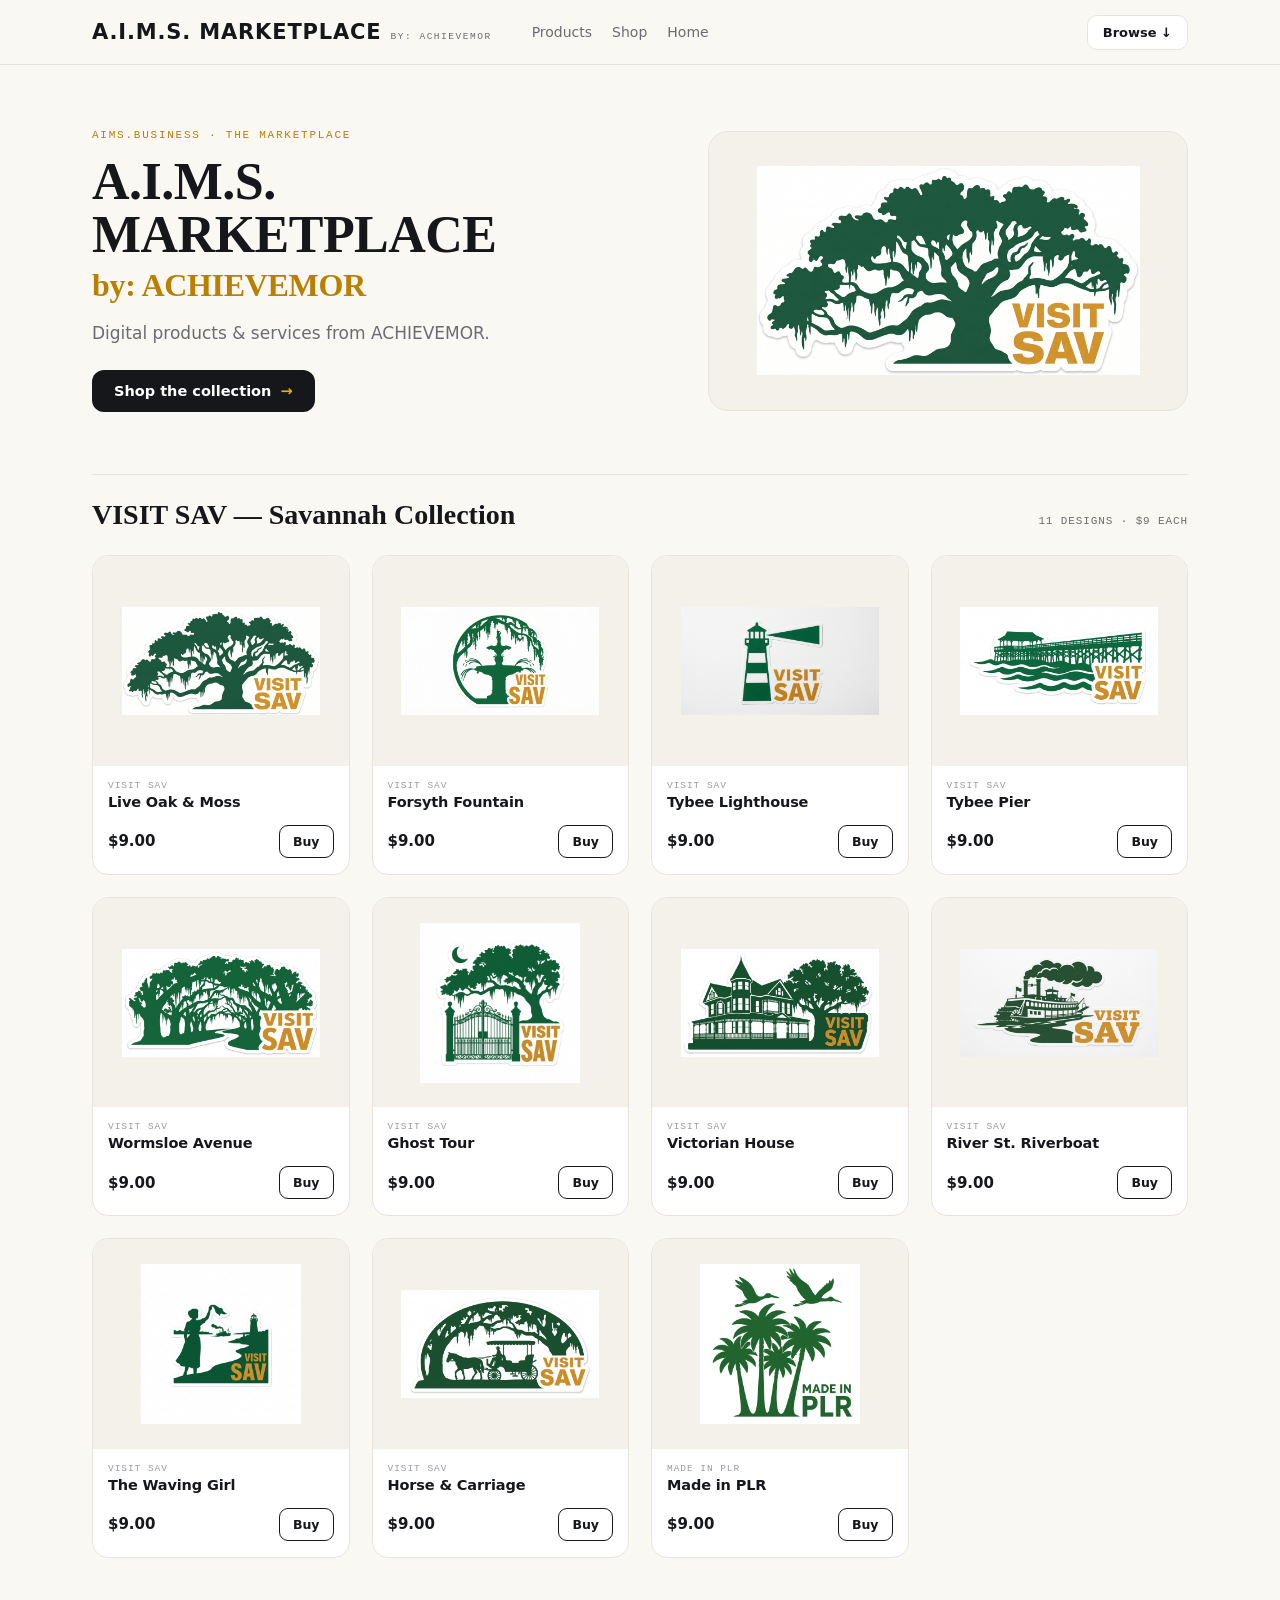
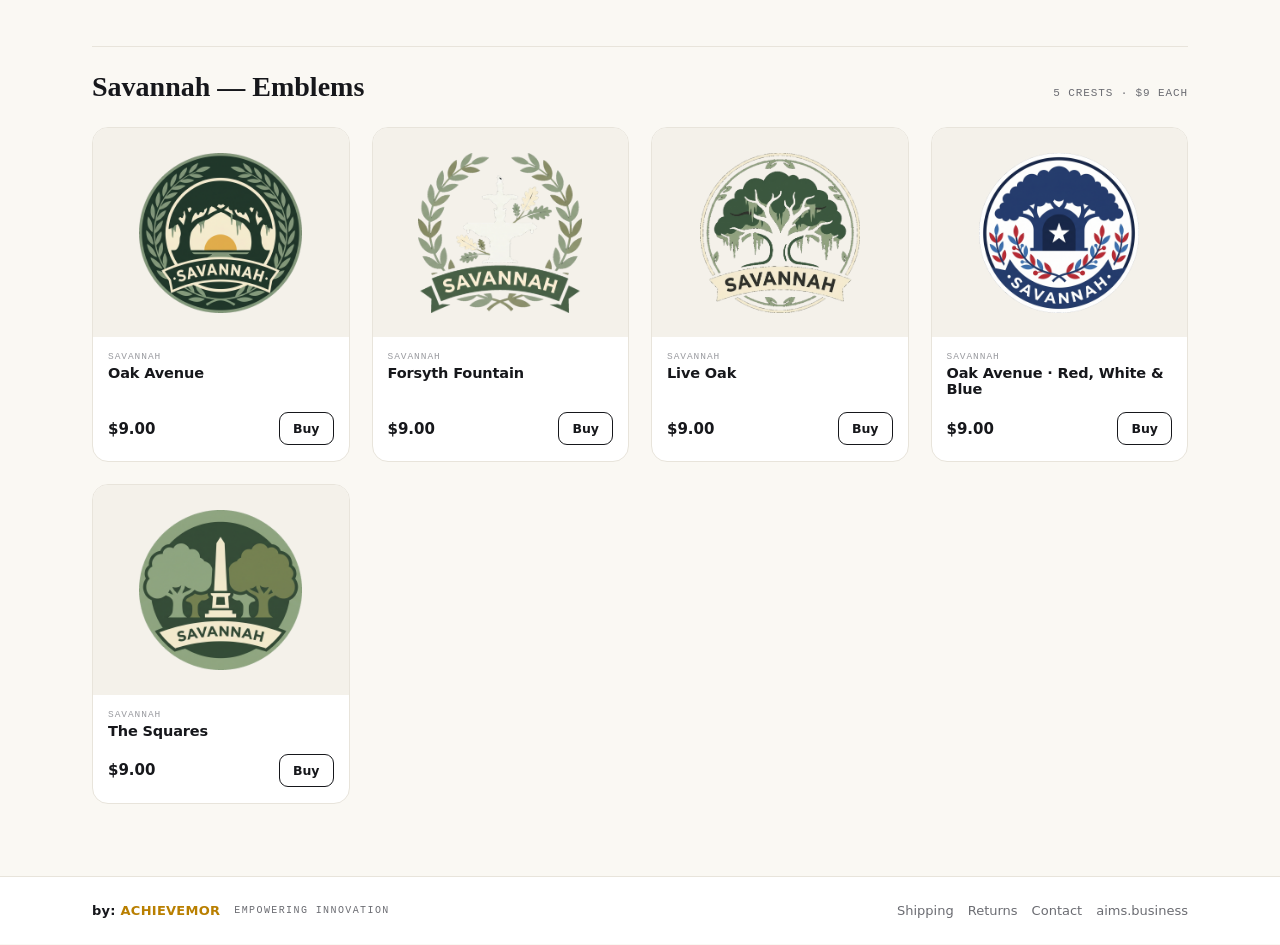
<file: shop.html>
<!doctype html>
<html lang="en">
<head>
<meta charset="utf-8">
<meta name="viewport" content="width=device-width, initial-scale=1">
<meta http-equiv="Content-Security-Policy" content="default-src 'self'; base-uri 'self'; object-src 'none'; form-action 'self' https://buy.stripe.com https://aims.achievemor.io; script-src 'self' 'unsafe-inline'; style-src 'self' 'unsafe-inline' https://fonts.googleapis.com; img-src 'self' data: https:; font-src 'self' data: https://fonts.gstatic.com; connect-src 'self' https:; frame-src https://js.stripe.com https://hooks.stripe.com; upgrade-insecure-requests">
<meta name="referrer" content="strict-origin-when-cross-origin">
<title>A.I.M.S. MARKETPLACE by: ACHIEVEMOR</title>
<meta name="description" content="A.I.M.S. MARKETPLACE by: ACHIEVEMOR — digital products and services. Featuring the VISIT SAV sticker collection.">
<link rel="canonical" href="https://aims.business/">
<meta name="theme-color" content="#16171b">
<link rel="icon" type="image/svg+xml" href="/favicon.svg">
<link rel="apple-touch-icon" href="/apple-touch-icon.png">
<meta property="og:type" content="website">
<meta property="og:site_name" content="A.I.M.S. MARKETPLACE">
<meta property="og:title" content="A.I.M.S. MARKETPLACE by: ACHIEVEMOR">
<meta property="og:description" content="Digital products and services by ACHIEVEMOR. Featuring the VISIT SAV sticker collection.">
<meta property="og:url" content="https://aims.business/">
<meta property="og:image" content="https://aims.business/og.png">
<meta property="og:image:width" content="1200">
<meta property="og:image:height" content="630">
<meta name="twitter:card" content="summary_large_image">
<meta name="twitter:title" content="A.I.M.S. MARKETPLACE by: ACHIEVEMOR">
<meta name="twitter:description" content="Digital products and services by ACHIEVEMOR.">
<meta name="twitter:image" content="https://aims.business/og.png">
<script type="application/ld+json">{"@context":"https://schema.org","@type":"Store","name":"A.I.M.S. MARKETPLACE by: ACHIEVEMOR","url":"https://aims.business/","image":"https://aims.business/og.png","description":"Digital products and services by ACHIEVEMOR. Featuring the VISIT SAV sticker collection.","brand":{"@type":"Brand","name":"ACHIEVEMOR"}}</script>
<link href="https://fonts.googleapis.com/css2?family=Geist:wght@400;500;600;700&family=Geist+Mono:wght@500&family=Playfair+Display:wght@600;700&display=swap" rel="stylesheet">
<style>
:root{
  --bg:#faf8f3; --surface:#ffffff; --panel:#f4f1ea; --ink:#16171b; --muted:#6b6c72; --line:#e8e4db;
  --gold:#F2A900; --gold-deep:#b97f00;
  --sans:"Geist",system-ui,-apple-system,sans-serif; --mono:"Geist Mono",ui-monospace,monospace; --serif:"Playfair Display",Georgia,serif;
}
*{box-sizing:border-box;margin:0;padding:0}
body{font-family:var(--sans);color:var(--ink);background:var(--bg);-webkit-font-smoothing:antialiased}
.wrap{max-width:1160px;margin:0 auto;padding:0 clamp(18px,3vw,32px)}
a{color:inherit;text-decoration:none}

/* nav */
.nav{position:sticky;top:0;z-index:10;background:rgba(250,248,243,.9);-webkit-backdrop-filter:blur(10px);backdrop-filter:blur(10px);border-bottom:1px solid var(--line)}
.nav .bar{display:flex;align-items:center;gap:22px;height:64px}
.brand{display:flex;align-items:baseline;gap:9px}
.brand .logo{font-weight:700;font-size:21px;letter-spacing:.04em}
.brand .logo b{color:var(--gold-deep)}
.brand .tag{font-family:var(--mono);font-size:9.5px;letter-spacing:.16em;text-transform:uppercase;color:var(--muted)}
.nav nav{display:flex;gap:20px;margin-left:18px}
.nav nav a{font-size:14px;color:var(--muted);font-weight:500}
.nav nav a:hover{color:var(--ink)}
.nav .sp{flex:1}
.cart{font-size:13px;font-weight:600;border:1px solid var(--line);background:var(--surface);border-radius:10px;padding:9px 15px;cursor:pointer}

/* hero */
.hero{display:grid;grid-template-columns:1.1fr .9fr;gap:30px;align-items:center;padding:clamp(34px,6vw,64px) 0 clamp(28px,4vw,46px)}
.eyebrow{font-family:var(--mono);font-size:11px;letter-spacing:.16em;text-transform:uppercase;color:var(--gold-deep);font-weight:500}
.hero h1{font-family:var(--serif);font-weight:700;font-size:clamp(32px,5vw,52px);line-height:1.02;margin:14px 0 0;letter-spacing:-.01em}
.byline{font-family:var(--serif);font-weight:700;font-size:clamp(20px,2.8vw,32px);color:var(--gold-deep);margin-top:6px;white-space:nowrap;letter-spacing:-.01em}
.hero p{font-size:clamp(15px,1.7vw,17px);color:var(--muted);margin-top:16px;max-width:440px;line-height:1.55}
.cta{display:inline-flex;align-items:center;gap:9px;margin-top:24px;background:var(--ink);color:#fff;font-weight:600;font-size:14.5px;border-radius:12px;padding:13px 22px}
.cta .arw{color:var(--gold)}
.hart{background:var(--panel);border-radius:20px;border:1px solid var(--line);display:grid;place-items:center;padding:26px;min-height:280px}
.hart img{max-width:90%;max-height:300px;object-fit:contain}

/* shop */
.shop{padding:clamp(10px,2vw,16px) 0 clamp(40px,6vw,72px)}
.sechead{display:flex;align-items:baseline;justify-content:space-between;gap:16px;border-top:1px solid var(--line);padding-top:24px;margin-bottom:24px}
.sechead h2{font-family:var(--serif);font-weight:600;font-size:clamp(22px,3vw,28px)}
.sechead .meta{font-family:var(--mono);font-size:11px;letter-spacing:.08em;text-transform:uppercase;color:var(--muted)}
.grid{display:grid;grid-template-columns:repeat(auto-fill,minmax(min(100%,230px),1fr));gap:clamp(16px,2vw,22px)}
.card{background:var(--surface);border:1px solid var(--line);border-radius:16px;overflow:hidden;transition:box-shadow .18s,transform .18s;display:flex;flex-direction:column}
.card:hover{transform:translateY(-3px);box-shadow:0 18px 36px -22px rgba(20,22,26,.4)}
.thumb{background:var(--panel);aspect-ratio:1/.82;display:grid;place-items:center;padding:20px}
.thumb img{max-width:92%;max-height:160px;object-fit:contain}
.info{padding:14px 15px 16px;display:flex;flex-direction:column;gap:3px;flex:1}
.pname{font-size:14.5px;font-weight:600;letter-spacing:-.01em}
.psub{font-family:var(--mono);font-size:9.5px;letter-spacing:.1em;text-transform:uppercase;color:var(--muted-2,#9a9ba0)}
.prow{display:flex;align-items:center;justify-content:space-between;margin-top:auto;padding-top:12px}
.price{font-weight:700;font-size:15px}
.add{display:inline-block;font-size:12.5px;font-weight:600;color:var(--ink);background:#fff;border:1px solid var(--ink);border-radius:9px;padding:8px 13px;cursor:pointer;transition:.15s}
.add:hover{background:var(--ink);color:#fff}
.add.soon{background:var(--panel);color:var(--muted);border-color:var(--line);cursor:default;pointer-events:none}

/* footer */
footer{border-top:1px solid var(--line);background:var(--surface)}
footer .ft{display:flex;flex-wrap:wrap;align-items:center;gap:14px;padding:26px 0;font-size:13px;color:var(--muted)}
footer .by{font-weight:700;color:var(--ink);letter-spacing:.02em}
footer .by b{color:var(--gold-deep)}
footer .tag{font-family:var(--mono);font-size:10px;letter-spacing:.14em;text-transform:uppercase}
footer .sp{flex:1}
footer a{color:var(--muted)} footer a:hover{color:var(--ink)}

@media (max-width:720px){ .hero{grid-template-columns:1fr} .hart{order:-1;min-height:220px} .nav nav{display:none} }
</style>
</head>
<body>

  <header class="nav"><div class="wrap"><div class="bar">
    <a class="brand" href="/"><span class="logo">A.I.M.S. MARKETPLACE</span><span class="tag">by: ACHIEVEMOR</span></a>
    <nav><a href="products.html">Products</a><a href="#shop">Shop</a><a href="/">Home</a></nav>
    <div class="sp"></div>
    <a class="cart" href="#shop">Browse ↓</a>
  </div></div></header>

  <main class="wrap">
    <section class="hero">
      <div class="hcopy">
        <div class="eyebrow">aims.business · the marketplace</div>
        <h1>A.I.M.S. MARKETPLACE</h1>
        <div class="byline">by: ACHIEVEMOR</div>
        <p>Digital products &amp; services from ACHIEVEMOR.</p>
        <a class="cta" href="#shop">Shop the collection <span class="arw">→</span></a>
      </div>
      <div class="hart"><img src="sav2_oak.png" alt="VISIT SAV — Live Oak"></div>
    </section>

    <section class="shop" id="shop">
      <div class="sechead"><h2>VISIT SAV — Savannah Collection</h2><span class="meta">11 designs · $9 each</span></div>
      <div class="grid" id="grid"></div>
    </section>

    <section class="shop">
      <div class="sechead"><h2>Savannah — Emblems</h2><span class="meta">5 crests · $9 each</span></div>
      <div class="grid" id="grid2"></div>
    </section>
  </main>

  <footer><div class="wrap"><div class="ft">
    <span class="by">by: <b>ACHIEVEMOR</b></span>
    <span class="tag">Empowering Innovation</span>
    <span class="sp"></span>
    <a>Shipping</a><a>Returns</a><a>Contact</a><a>aims.business</a>
  </div></div></footer>

<script>
const P=[
 ["sav2_oak.png","Live Oak & Moss","VISIT SAV","https://buy.stripe.com/28EdR80M42bY4376Td6c00g"],
 ["sav2_fountain.png","Forsyth Fountain","VISIT SAV","https://buy.stripe.com/aFa7sKgL25oa57b3H16c00v"],
 ["sav2_lighthouse.png","Tybee Lighthouse","VISIT SAV","https://buy.stripe.com/eVqaEW52k6sebvz5P96c00u"],
 ["sav2_pier.png","Tybee Pier","VISIT SAV","https://buy.stripe.com/8x214m52k7wi7fj91l6c00t"],
 ["sav2_avenue.png","Wormsloe Avenue","VISIT SAV","https://buy.stripe.com/fZu14m0M417UeHL5P96c00s"],
 ["sav2_ghost.png","Ghost Tour","VISIT SAV","https://buy.stripe.com/bJe9AS7as6sefLPcdx6c00r"],
 ["sav2_house.png","Victorian House","VISIT SAV","https://buy.stripe.com/7sY28q9iA7wi57ba5p6c00q"],
 ["sav2_riverboat.png","River St. Riverboat","VISIT SAV","https://buy.stripe.com/8x2eVc0M48AmeHLb9t6c00p"],
 ["sav2_waving.png","The Waving Girl","VISIT SAV","https://buy.stripe.com/dRm7sK7asdUG1UZ0uP6c00o"],
 ["sav2_carriage.png","Horse & Carriage","VISIT SAV","https://buy.stripe.com/dRm5kC1Q83g20QV0uP6c00n"],
 ["plr.jpeg","Made in PLR","MADE IN PLR","https://buy.stripe.com/dRmaEW1Q83g20QV4L56c00m"],
];
const P2=[
 ["crest-oakave.png","Oak Avenue","SAVANNAH","https://buy.stripe.com/9B6bJ066oaIufLP6Td6c00l"],
 ["crest-fountain.png","Forsyth Fountain","SAVANNAH","https://buy.stripe.com/6oUdR8bqI7wi2Z35P96c00k"],
 ["crest-liveoak.png","Live Oak","SAVANNAH","https://buy.stripe.com/9B6bJ0eCU3g2eHL5P96c00j"],
 ["crest-rwb.png","Oak Avenue · Red, White & Blue","SAVANNAH","https://buy.stripe.com/dRm5kC2Uc6se7fjcdx6c00i"],
 ["crest-squares.png","The Squares","SAVANNAH","https://buy.stripe.com/eVq00i3YgcQC57b2CX6c00h"],
];
function render(list, elId){
 const g=document.getElementById(elId);
 list.forEach(([img,name,sub,buy])=>{
  const d=document.createElement('div'); d.className='card';
  d.innerHTML=`<div class="thumb"><img src="${img}" alt="${name}"></div>
   <div class="info"><div class="psub">${sub}</div><div class="pname">${name}</div>
   <div class="prow"><span class="price">$9.00</span><a class="add" href="${buy}">Buy</a></div></div>`;
  g.appendChild(d);
 });
}
render(P,'grid'); render(P2,'grid2');
</script>
</body>
</html>
</file>
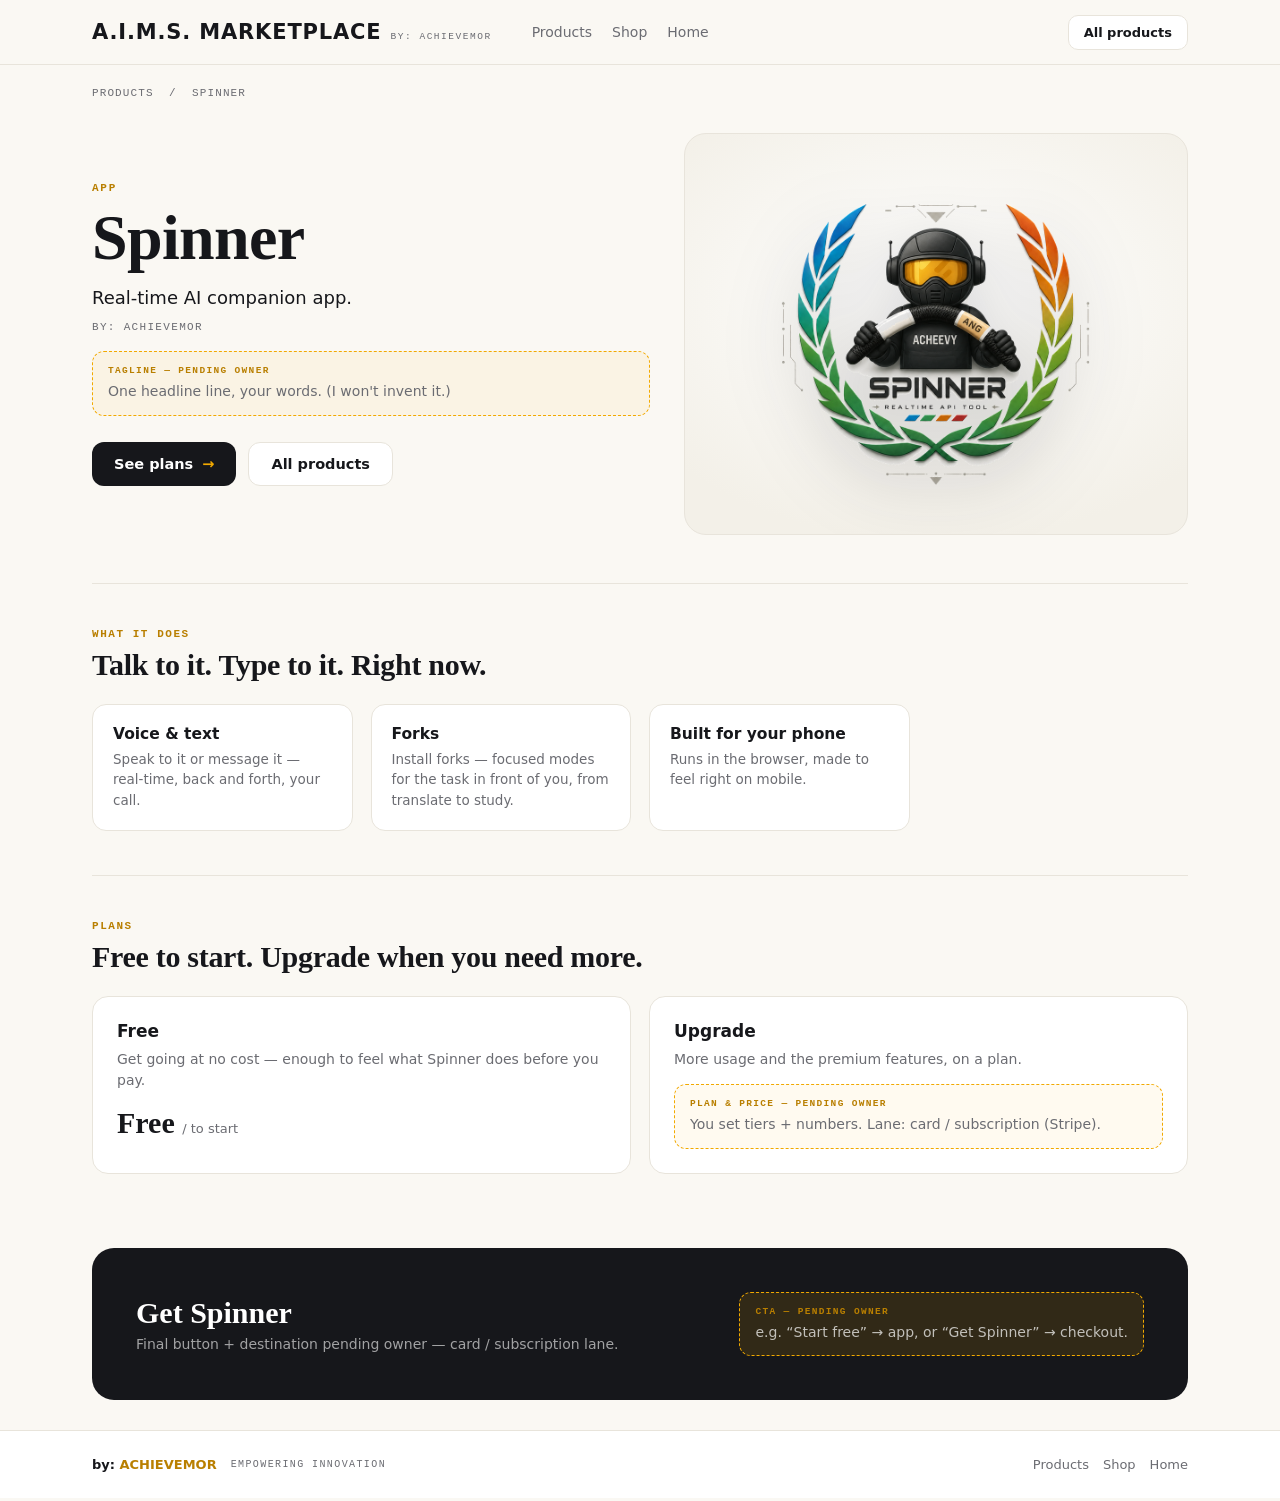
<file: spinner.html>
<!doctype html>
<html lang="en">
<head>
<meta charset="utf-8">
<meta name="viewport" content="width=device-width, initial-scale=1">
<meta http-equiv="Content-Security-Policy" content="default-src 'self'; base-uri 'self'; object-src 'none'; form-action 'self' https://buy.stripe.com https://aims.achievemor.io; script-src 'self' 'unsafe-inline'; style-src 'self' 'unsafe-inline' https://fonts.googleapis.com; img-src 'self' data: https:; font-src 'self' data: https://fonts.gstatic.com; connect-src 'self' https:; frame-src https://js.stripe.com https://hooks.stripe.com; upgrade-insecure-requests">
<meta name="referrer" content="strict-origin-when-cross-origin">
<title>Spinner — A.I.M.S. MARKETPLACE by: ACHIEVEMOR</title>
<meta name="description" content="Spinner — real-time AI companion app by ACHIEVEMOR.">
<link rel="canonical" href="https://aims.business/spinner.html">
<meta name="theme-color" content="#16171b">
<link rel="icon" type="image/svg+xml" href="/favicon.svg">
<link rel="apple-touch-icon" href="/apple-touch-icon.png">
<meta property="og:type" content="product">
<meta property="og:site_name" content="A.I.M.S. MARKETPLACE">
<meta property="og:title" content="Spinner — by: ACHIEVEMOR">
<meta property="og:description" content="Real-time AI companion app.">
<meta property="og:url" content="https://aims.business/spinner.html">
<meta property="og:image" content="https://aims.business/og.png">
<link href="https://fonts.googleapis.com/css2?family=Geist:wght@400;500;600;700&family=Geist+Mono:wght@500;600&family=Playfair+Display:wght@600;700&display=swap" rel="stylesheet">
<style>
:root{
  --bg:#faf8f3; --surface:#ffffff; --panel:#f4f1ea; --ink:#16171b; --muted:#6b6c72; --line:#e8e4db;
  --gold:#F2A900; --gold-2:#ffce5e; --gold-deep:#b97f00;
  --sans:"Geist",system-ui,-apple-system,sans-serif; --mono:"Geist Mono",ui-monospace,monospace; --serif:"Playfair Display",Georgia,serif;
}
*{box-sizing:border-box;margin:0;padding:0}
body{font-family:var(--sans);color:var(--ink);background:var(--bg);-webkit-font-smoothing:antialiased;max-width:100%;overflow-x:hidden}
.wrap{max-width:1160px;margin:0 auto;padding:0 clamp(18px,3vw,32px)}
a{color:inherit;text-decoration:none}

.nav{position:sticky;top:0;z-index:10;background:rgba(250,248,243,.9);-webkit-backdrop-filter:blur(10px);backdrop-filter:blur(10px);border-bottom:1px solid var(--line)}
.nav .bar{display:flex;align-items:center;gap:22px;height:64px}
.brand{display:flex;align-items:baseline;gap:9px}
.brand .logo{font-weight:700;font-size:21px;letter-spacing:.04em}
.brand .tag{font-family:var(--mono);font-size:9.5px;letter-spacing:.16em;text-transform:uppercase;color:var(--muted)}
.nav nav{display:flex;gap:20px;margin-left:18px}
.nav nav a{font-size:14px;color:var(--muted);font-weight:500}
.nav nav a:hover,.nav nav a.on{color:var(--ink)}
.nav .sp{flex:1}
.cart{font-size:13px;font-weight:600;border:1px solid var(--line);background:var(--surface);border-radius:10px;padding:9px 15px}

.crumb{font-family:var(--mono);font-size:11px;letter-spacing:.1em;text-transform:uppercase;color:var(--muted);padding:22px 0 0}
.crumb a:hover{color:var(--ink)}

.hero{display:grid;grid-template-columns:1.05fr .95fr;gap:34px;align-items:center;padding:clamp(20px,3vw,34px) 0 clamp(28px,4vw,48px)}
.eyebrow{font-family:var(--mono);font-size:11px;letter-spacing:.16em;text-transform:uppercase;color:var(--gold-deep);font-weight:600}
.hero h1{font-family:var(--serif);font-weight:700;font-size:clamp(38px,6vw,64px);line-height:1.0;margin:12px 0 0;letter-spacing:-.01em}
.hero .lead{font-size:clamp(15px,1.8vw,18px);color:var(--ink);margin-top:14px;max-width:440px;line-height:1.5;font-weight:500}
.hero .by{font-family:var(--mono);font-size:11px;letter-spacing:.12em;text-transform:uppercase;color:var(--muted);margin-top:10px}
.ctas{display:flex;gap:12px;flex-wrap:wrap;margin-top:26px}
.cta{display:inline-flex;align-items:center;gap:9px;background:var(--ink);color:#fff;font-weight:600;font-size:14.5px;border-radius:12px;padding:13px 22px}
.cta .arw{color:var(--gold)}
.cta.alt{background:var(--surface);color:var(--ink);border:1px solid var(--line)}
/* light hero panel — Spinner wordmark is dark, so it sits on white */
.hart{background:radial-gradient(70% 60% at 50% 42%,#ffffff,#f3f0e8);border:1px solid var(--line);border-radius:22px;display:grid;place-items:center;padding:30px;min-height:320px;position:relative;overflow:hidden}
.hart img{width:auto;max-width:86%;max-height:340px;filter:drop-shadow(0 16px 34px rgba(20,22,26,.18))}

.pending{border:1.5px dashed var(--gold);background:rgba(242,169,0,.06);border-radius:12px;padding:13px 15px;margin-top:18px}
.pending .lbl{font-family:var(--mono);font-size:9.5px;letter-spacing:.14em;text-transform:uppercase;color:var(--gold-deep);font-weight:600}
.pending .ph{font-size:14px;color:var(--muted);margin-top:5px;line-height:1.45}

.sec{padding:clamp(26px,4vw,44px) 0;border-top:1px solid var(--line)}
.sec h2{font-family:var(--serif);font-weight:600;font-size:clamp(22px,3vw,30px);letter-spacing:-.01em}
.sec .kick{font-family:var(--mono);font-size:11px;letter-spacing:.14em;text-transform:uppercase;color:var(--gold-deep);font-weight:600;margin-bottom:8px}
.feat{display:grid;grid-template-columns:repeat(auto-fill,minmax(min(100%,240px),1fr));gap:18px;margin-top:22px}
.fc{background:var(--surface);border:1px solid var(--line);border-radius:14px;padding:20px}
.fc h3{font-size:15.5px;font-weight:600}
.fc p{font-size:13.5px;color:var(--muted);margin-top:6px;line-height:1.5}

.priceblk{display:grid;grid-template-columns:1fr 1fr;gap:18px;margin-top:22px}
.pc{background:var(--surface);border:1px solid var(--line);border-radius:16px;padding:24px}
.pc h3{font-size:17px;font-weight:700}
.pc .model{font-size:14px;color:var(--muted);margin-top:8px;line-height:1.55}
.pc .num{font-family:var(--serif);font-size:30px;font-weight:700;margin-top:14px}
.pc .num small{font-family:var(--sans);font-size:13px;color:var(--muted);font-weight:500}

.band{background:#16171b;border-radius:22px;padding:clamp(28px,4vw,44px);margin:clamp(20px,3vw,30px) 0;color:#fff;display:flex;flex-wrap:wrap;align-items:center;gap:18px}
.band h2{font-family:var(--serif);font-weight:700;font-size:clamp(22px,3vw,30px);min-width:240px}
.band .sub{color:rgba(255,255,255,.6);font-size:14px;margin-top:6px}

footer{border-top:1px solid var(--line);background:var(--surface)}
footer .ft{display:flex;flex-wrap:wrap;align-items:center;gap:14px;padding:26px 0;font-size:13px;color:var(--muted)}
footer .by{font-weight:700;color:var(--ink)} footer .by b{color:var(--gold-deep)}
footer .tag{font-family:var(--mono);font-size:10px;letter-spacing:.14em;text-transform:uppercase}
footer .sp{flex:1}
@media (max-width:780px){ .hero{grid-template-columns:1fr} .hart{order:-1;min-height:240px} .priceblk{grid-template-columns:1fr} .nav nav{display:none} }
</style>
</head>
<body>
  <header class="nav"><div class="wrap"><div class="bar">
    <a class="brand" href="/"><span class="logo">A.I.M.S. MARKETPLACE</span><span class="tag">by: ACHIEVEMOR</span></a>
    <nav><a href="products.html">Products</a><a href="shop.html">Shop</a><a href="/">Home</a></nav>
    <div class="sp"></div>
    <a class="cart" href="products.html">All products</a>
  </div></div></header>

  <main class="wrap">
    <div class="crumb"><a href="products.html">Products</a> &nbsp;/&nbsp; Spinner</div>

    <section class="hero">
      <div>
        <div class="eyebrow">App</div>
        <h1>Spinner</h1>
        <div class="lead">Real-time AI companion app.</div>
        <div class="by">by: ACHIEVEMOR</div>

        <div class="pending">
          <div class="lbl">Tagline — pending owner</div>
          <div class="ph">One headline line, your words. (I won't invent it.)</div>
        </div>

        <div class="ctas">
          <a class="cta" href="#pricing">See plans <span class="arw">→</span></a>
          <a class="cta alt" href="products.html">All products</a>
        </div>
      </div>
      <div class="hart"><img src="spinner-logo.png" alt="Spinner by ACHIEVEMOR"></div>
    </section>

    <section class="sec">
      <div class="kick">What it does</div>
      <h2>Talk to it. Type to it. Right now.</h2>
      <div class="feat">
        <div class="fc"><h3>Voice &amp; text</h3><p>Speak to it or message it — real-time, back and forth, your call.</p></div>
        <div class="fc"><h3>Forks</h3><p>Install forks — focused modes for the task in front of you, from translate to study.</p></div>
        <div class="fc"><h3>Built for your phone</h3><p>Runs in the browser, made to feel right on mobile.</p></div>
      </div>
    </section>

    <section class="sec" id="pricing">
      <div class="kick">Plans</div>
      <h2>Free to start. Upgrade when you need more.</h2>
      <div class="priceblk">
        <div class="pc">
          <h3>Free</h3>
          <div class="model">Get going at no cost — enough to feel what Spinner does before you pay.</div>
          <div class="num">Free <small>/ to start</small></div>
        </div>
        <div class="pc">
          <h3>Upgrade</h3>
          <div class="model">More usage and the premium features, on a plan.</div>
          <div class="pending" style="margin-top:14px">
            <div class="lbl">Plan &amp; price — pending owner</div>
            <div class="ph">You set tiers + numbers. Lane: card / subscription (Stripe).</div>
          </div>
        </div>
      </div>
    </section>

    <div class="band">
      <div>
        <h2>Get Spinner</h2>
        <div class="sub">Final button + destination pending owner — card / subscription lane.</div>
      </div>
      <div class="sp" style="flex:1"></div>
      <div class="pending" style="margin-top:0;background:rgba(242,169,0,.12)">
        <div class="lbl">CTA — pending owner</div>
        <div class="ph" style="color:rgba(255,255,255,.7)">e.g. “Start free” → app, or “Get Spinner” → checkout.</div>
      </div>
    </div>
  </main>

  <footer><div class="wrap"><div class="ft">
    <span class="by">by: <b>ACHIEVEMOR</b></span>
    <span class="tag">Empowering Innovation</span>
    <span class="sp"></span>
    <a href="products.html">Products</a><a href="shop.html">Shop</a><a href="/">Home</a>
  </div></div></footer>
</body>
</html>
</file>
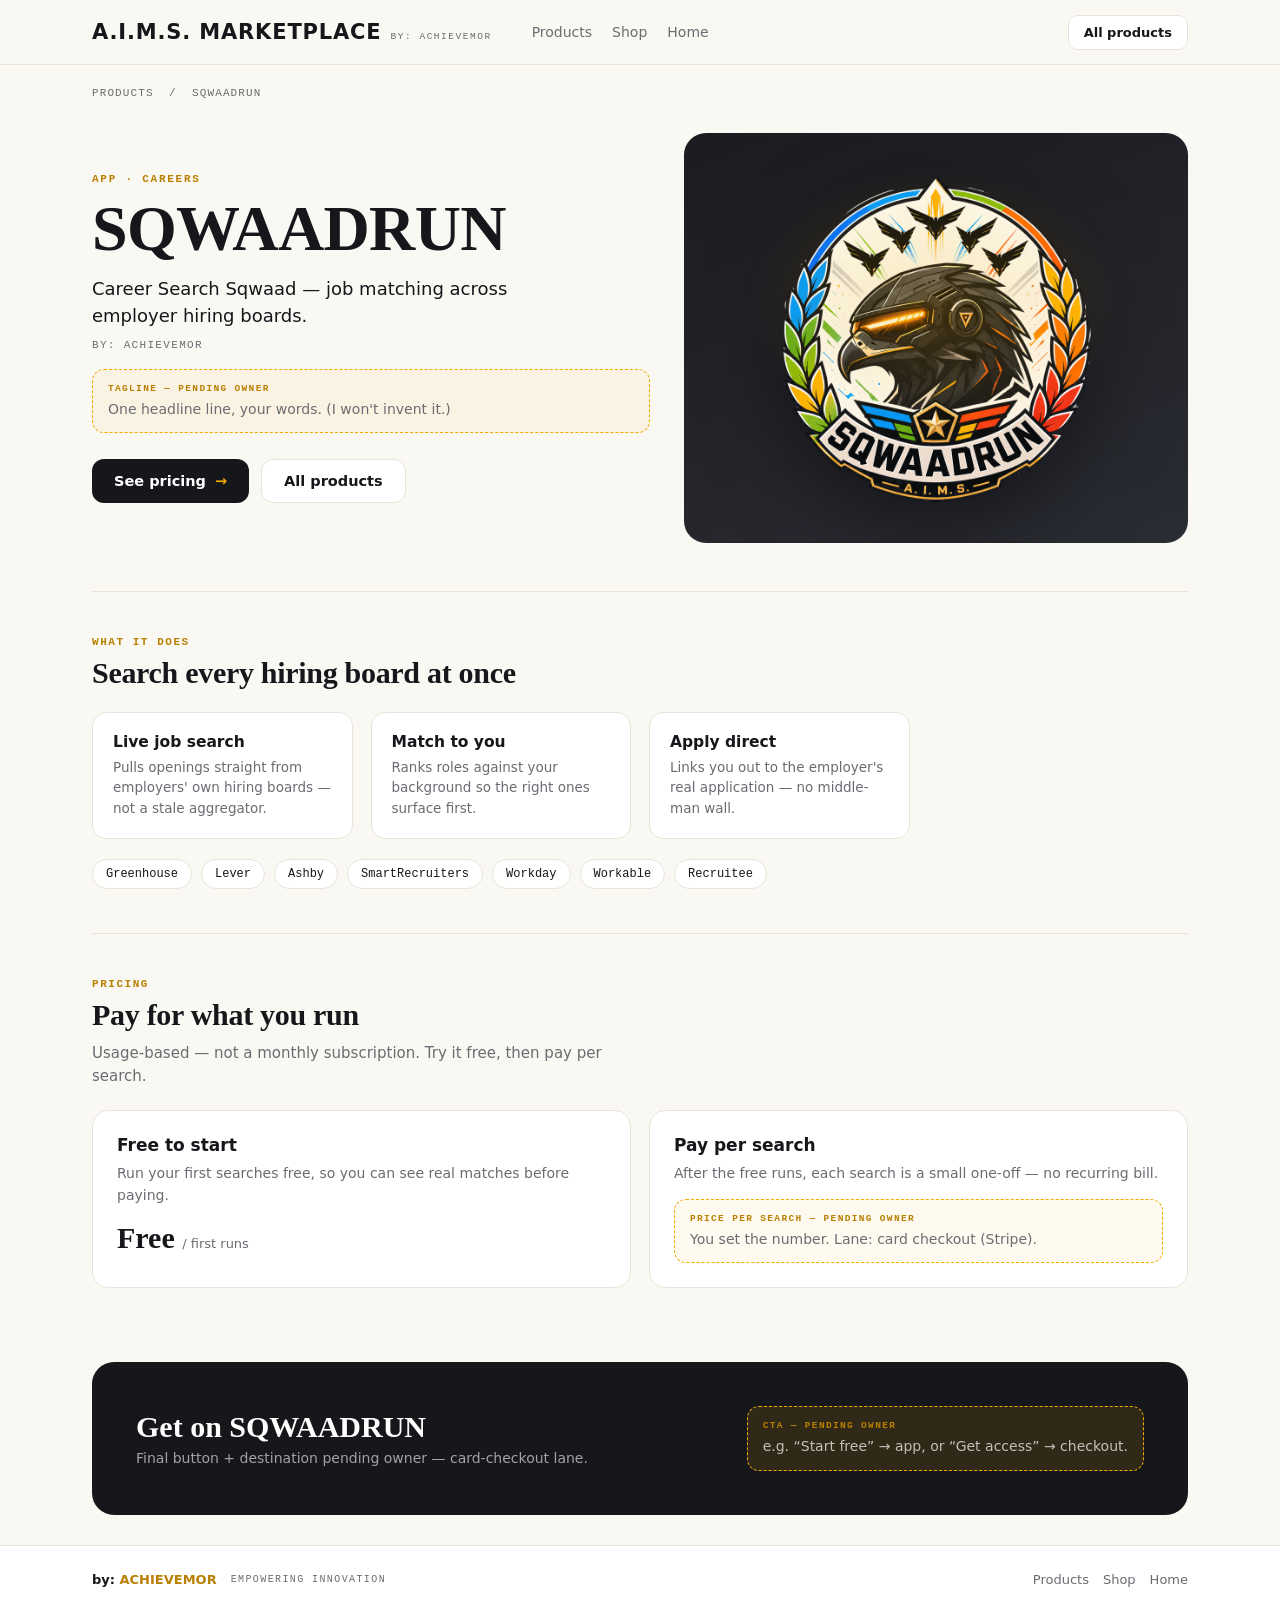
<file: sqwaadrun.html>
<!doctype html>
<html lang="en">
<head>
<meta charset="utf-8">
<meta name="viewport" content="width=device-width, initial-scale=1">
<meta http-equiv="Content-Security-Policy" content="default-src 'self'; base-uri 'self'; object-src 'none'; form-action 'self' https://buy.stripe.com https://aims.achievemor.io; script-src 'self' 'unsafe-inline'; style-src 'self' 'unsafe-inline' https://fonts.googleapis.com; img-src 'self' data: https:; font-src 'self' data: https://fonts.gstatic.com; connect-src 'self' https:; frame-src https://js.stripe.com https://hooks.stripe.com; upgrade-insecure-requests">
<meta name="referrer" content="strict-origin-when-cross-origin">
<title>SQWAADRUN — A.I.M.S. MARKETPLACE by: ACHIEVEMOR</title>
<meta name="description" content="SQWAADRUN — Career Search Sqwaad by ACHIEVEMOR. Job matching across employer hiring boards.">
<link rel="canonical" href="https://aims.business/sqwaadrun.html">
<meta name="theme-color" content="#16171b">
<link rel="icon" type="image/svg+xml" href="/favicon.svg">
<link rel="apple-touch-icon" href="/apple-touch-icon.png">
<meta property="og:type" content="product">
<meta property="og:site_name" content="A.I.M.S. MARKETPLACE">
<meta property="og:title" content="SQWAADRUN — by: ACHIEVEMOR">
<meta property="og:description" content="Career Search Sqwaad — job matching across employer hiring boards.">
<meta property="og:url" content="https://aims.business/sqwaadrun.html">
<meta property="og:image" content="https://aims.business/og.png">
<link href="https://fonts.googleapis.com/css2?family=Geist:wght@400;500;600;700&family=Geist+Mono:wght@500;600&family=Playfair+Display:wght@600;700&display=swap" rel="stylesheet">
<style>
:root{
  --bg:#faf8f3; --surface:#ffffff; --panel:#f4f1ea; --ink:#16171b; --muted:#6b6c72; --line:#e8e4db;
  --gold:#F2A900; --gold-2:#ffce5e; --gold-deep:#b97f00;
  --sans:"Geist",system-ui,-apple-system,sans-serif; --mono:"Geist Mono",ui-monospace,monospace; --serif:"Playfair Display",Georgia,serif;
}
*{box-sizing:border-box;margin:0;padding:0}
body{font-family:var(--sans);color:var(--ink);background:var(--bg);-webkit-font-smoothing:antialiased;max-width:100%;overflow-x:hidden}
.wrap{max-width:1160px;margin:0 auto;padding:0 clamp(18px,3vw,32px)}
a{color:inherit;text-decoration:none}

.nav{position:sticky;top:0;z-index:10;background:rgba(250,248,243,.9);-webkit-backdrop-filter:blur(10px);backdrop-filter:blur(10px);border-bottom:1px solid var(--line)}
.nav .bar{display:flex;align-items:center;gap:22px;height:64px}
.brand{display:flex;align-items:baseline;gap:9px}
.brand .logo{font-weight:700;font-size:21px;letter-spacing:.04em}
.brand .tag{font-family:var(--mono);font-size:9.5px;letter-spacing:.16em;text-transform:uppercase;color:var(--muted)}
.nav nav{display:flex;gap:20px;margin-left:18px}
.nav nav a{font-size:14px;color:var(--muted);font-weight:500}
.nav nav a:hover,.nav nav a.on{color:var(--ink)}
.nav .sp{flex:1}
.cart{font-size:13px;font-weight:600;border:1px solid var(--line);background:var(--surface);border-radius:10px;padding:9px 15px}

.crumb{font-family:var(--mono);font-size:11px;letter-spacing:.1em;text-transform:uppercase;color:var(--muted);padding:22px 0 0}
.crumb a:hover{color:var(--ink)}

/* hero */
.hero{display:grid;grid-template-columns:1.05fr .95fr;gap:34px;align-items:center;padding:clamp(20px,3vw,34px) 0 clamp(28px,4vw,48px)}
.eyebrow{font-family:var(--mono);font-size:11px;letter-spacing:.16em;text-transform:uppercase;color:var(--gold-deep);font-weight:600}
.hero h1{font-family:var(--serif);font-weight:700;font-size:clamp(38px,6vw,64px);line-height:1.0;margin:12px 0 0;letter-spacing:-.01em}
.hero .lead{font-size:clamp(15px,1.8vw,18px);color:var(--ink);margin-top:14px;max-width:440px;line-height:1.5;font-weight:500}
.hero .by{font-family:var(--mono);font-size:11px;letter-spacing:.12em;text-transform:uppercase;color:var(--muted);margin-top:10px}
.ctas{display:flex;gap:12px;flex-wrap:wrap;margin-top:26px}
.cta{display:inline-flex;align-items:center;gap:9px;background:var(--ink);color:#fff;font-weight:600;font-size:14.5px;border-radius:12px;padding:13px 22px}
.cta .arw{color:var(--gold)}
.cta.alt{background:var(--surface);color:var(--ink);border:1px solid var(--line)}
.hart{background:linear-gradient(160deg,#1b1c20,#2a2c33);border-radius:22px;display:grid;place-items:center;padding:40px 26px;min-height:300px;position:relative;overflow:hidden}
.hart::after{content:"";position:absolute;inset:0;background:radial-gradient(60% 55% at 50% 42%,rgba(242,169,0,.20),transparent 62%)}
.hart img{position:relative;width:auto;max-width:84%;max-height:330px;filter:drop-shadow(0 18px 42px rgba(0,0,0,.55))}
.hart .mk{position:relative;font-family:var(--serif);font-weight:700;font-size:clamp(30px,5vw,44px);color:#fff;letter-spacing:-.01em;text-align:center;line-height:1.05}
.hart .mk b{color:var(--gold-2)}
.hart .mk small{display:block;font-family:var(--mono);font-size:11px;font-weight:500;letter-spacing:.2em;color:rgba(255,255,255,.6);margin-top:14px}

/* pending placeholder */
.pending{border:1.5px dashed var(--gold);background:rgba(242,169,0,.06);border-radius:12px;padding:13px 15px;margin-top:18px}
.pending .lbl{font-family:var(--mono);font-size:9.5px;letter-spacing:.14em;text-transform:uppercase;color:var(--gold-deep);font-weight:600}
.pending .ph{font-size:14px;color:var(--muted);margin-top:5px;line-height:1.45}

/* sections */
.sec{padding:clamp(26px,4vw,44px) 0;border-top:1px solid var(--line)}
.sec h2{font-family:var(--serif);font-weight:600;font-size:clamp(22px,3vw,30px);letter-spacing:-.01em}
.sec .kick{font-family:var(--mono);font-size:11px;letter-spacing:.14em;text-transform:uppercase;color:var(--gold-deep);font-weight:600;margin-bottom:8px}
.feat{display:grid;grid-template-columns:repeat(auto-fill,minmax(min(100%,240px),1fr));gap:18px;margin-top:22px}
.fc{background:var(--surface);border:1px solid var(--line);border-radius:14px;padding:20px}
.fc h3{font-size:15.5px;font-weight:600}
.fc p{font-size:13.5px;color:var(--muted);margin-top:6px;line-height:1.5}
.boards{display:flex;flex-wrap:wrap;gap:9px;margin-top:20px}
.boards span{font-family:var(--mono);font-size:12px;color:var(--ink);background:var(--surface);border:1px solid var(--line);border-radius:999px;padding:7px 13px}

/* pricing */
.priceblk{display:grid;grid-template-columns:1fr 1fr;gap:18px;margin-top:22px}
.pc{background:var(--surface);border:1px solid var(--line);border-radius:16px;padding:24px}
.pc h3{font-size:17px;font-weight:700}
.pc .model{font-size:14px;color:var(--muted);margin-top:8px;line-height:1.55}
.pc .num{font-family:var(--serif);font-size:30px;font-weight:700;margin-top:14px}
.pc .num small{font-family:var(--sans);font-size:13px;color:var(--muted);font-weight:500}

/* cta band */
.band{background:#16171b;border-radius:22px;padding:clamp(28px,4vw,44px);margin:clamp(20px,3vw,30px) 0;color:#fff;display:flex;flex-wrap:wrap;align-items:center;gap:18px}
.band h2{font-family:var(--serif);font-weight:700;font-size:clamp(22px,3vw,30px);flex:1;min-width:240px}
.band .sub{color:rgba(255,255,255,.6);font-size:14px;margin-top:6px}
.bcta{background:linear-gradient(180deg,var(--gold-2),var(--gold));color:#1a1305;font-weight:700;font-size:15px;border-radius:13px;padding:14px 24px}

footer{border-top:1px solid var(--line);background:var(--surface)}
footer .ft{display:flex;flex-wrap:wrap;align-items:center;gap:14px;padding:26px 0;font-size:13px;color:var(--muted)}
footer .by{font-weight:700;color:var(--ink)} footer .by b{color:var(--gold-deep)}
footer .tag{font-family:var(--mono);font-size:10px;letter-spacing:.14em;text-transform:uppercase}
footer .sp{flex:1}
@media (max-width:780px){ .hero{grid-template-columns:1fr} .hart{order:-1;min-height:220px} .priceblk{grid-template-columns:1fr} .nav nav{display:none} }
</style>
</head>
<body>
  <header class="nav"><div class="wrap"><div class="bar">
    <a class="brand" href="/"><span class="logo">A.I.M.S. MARKETPLACE</span><span class="tag">by: ACHIEVEMOR</span></a>
    <nav><a href="products.html">Products</a><a href="shop.html">Shop</a><a href="/">Home</a></nav>
    <div class="sp"></div>
    <a class="cart" href="products.html">All products</a>
  </div></div></header>

  <main class="wrap">
    <div class="crumb"><a href="products.html">Products</a> &nbsp;/&nbsp; SQWAADRUN</div>

    <section class="hero">
      <div>
        <div class="eyebrow">App · Careers</div>
        <h1>SQWAADRUN</h1>
        <div class="lead">Career Search Sqwaad — job matching across employer hiring boards.</div>
        <div class="by">by: ACHIEVEMOR</div>

        <div class="pending">
          <div class="lbl">Tagline — pending owner</div>
          <div class="ph">One headline line, your words. (I won't invent it.)</div>
        </div>

        <div class="ctas">
          <a class="cta" href="#pricing">See pricing <span class="arw">→</span></a>
          <a class="cta alt" href="products.html">All products</a>
        </div>
      </div>
      <div class="hart"><img src="sqwaadrun-logo.png" alt="SQWAADRUN by ACHIEVEMOR"></div>
    </section>

    <section class="sec">
      <div class="kick">What it does</div>
      <h2>Search every hiring board at once</h2>
      <div class="feat">
        <div class="fc"><h3>Live job search</h3><p>Pulls openings straight from employers' own hiring boards — not a stale aggregator.</p></div>
        <div class="fc"><h3>Match to you</h3><p>Ranks roles against your background so the right ones surface first.</p></div>
        <div class="fc"><h3>Apply direct</h3><p>Links you out to the employer's real application — no middle-man wall.</p></div>
      </div>
      <div class="boards">
        <span>Greenhouse</span><span>Lever</span><span>Ashby</span><span>SmartRecruiters</span><span>Workday</span><span>Workable</span><span>Recruitee</span>
      </div>
    </section>

    <section class="sec" id="pricing">
      <div class="kick">Pricing</div>
      <h2>Pay for what you run</h2>
      <p style="color:var(--muted);max-width:560px;margin-top:10px;line-height:1.55;font-size:15px">
        Usage-based — not a monthly subscription. Try it free, then pay per search.
      </p>
      <div class="priceblk">
        <div class="pc">
          <h3>Free to start</h3>
          <div class="model">Run your first searches free, so you can see real matches before paying.</div>
          <div class="num">Free <small>/ first runs</small></div>
        </div>
        <div class="pc">
          <h3>Pay per search</h3>
          <div class="model">After the free runs, each search is a small one-off — no recurring bill.</div>
          <div class="pending" style="margin-top:14px">
            <div class="lbl">Price per search — pending owner</div>
            <div class="ph">You set the number. Lane: card checkout (Stripe).</div>
          </div>
        </div>
      </div>
    </section>

    <div class="band">
      <div>
        <h2>Get on SQWAADRUN</h2>
        <div class="sub">Final button + destination pending owner — card-checkout lane.</div>
      </div>
      <div class="sp" style="flex:1"></div>
      <div class="pending" style="margin-top:0;background:rgba(242,169,0,.12)">
        <div class="lbl">CTA — pending owner</div>
        <div class="ph" style="color:rgba(255,255,255,.7)">e.g. “Start free” → app, or “Get access” → checkout.</div>
      </div>
    </div>
  </main>

  <footer><div class="wrap"><div class="ft">
    <span class="by">by: <b>ACHIEVEMOR</b></span>
    <span class="tag">Empowering Innovation</span>
    <span class="sp"></span>
    <a href="products.html">Products</a><a href="shop.html">Shop</a><a href="/">Home</a>
  </div></div></footer>
</body>
</html>
</file>
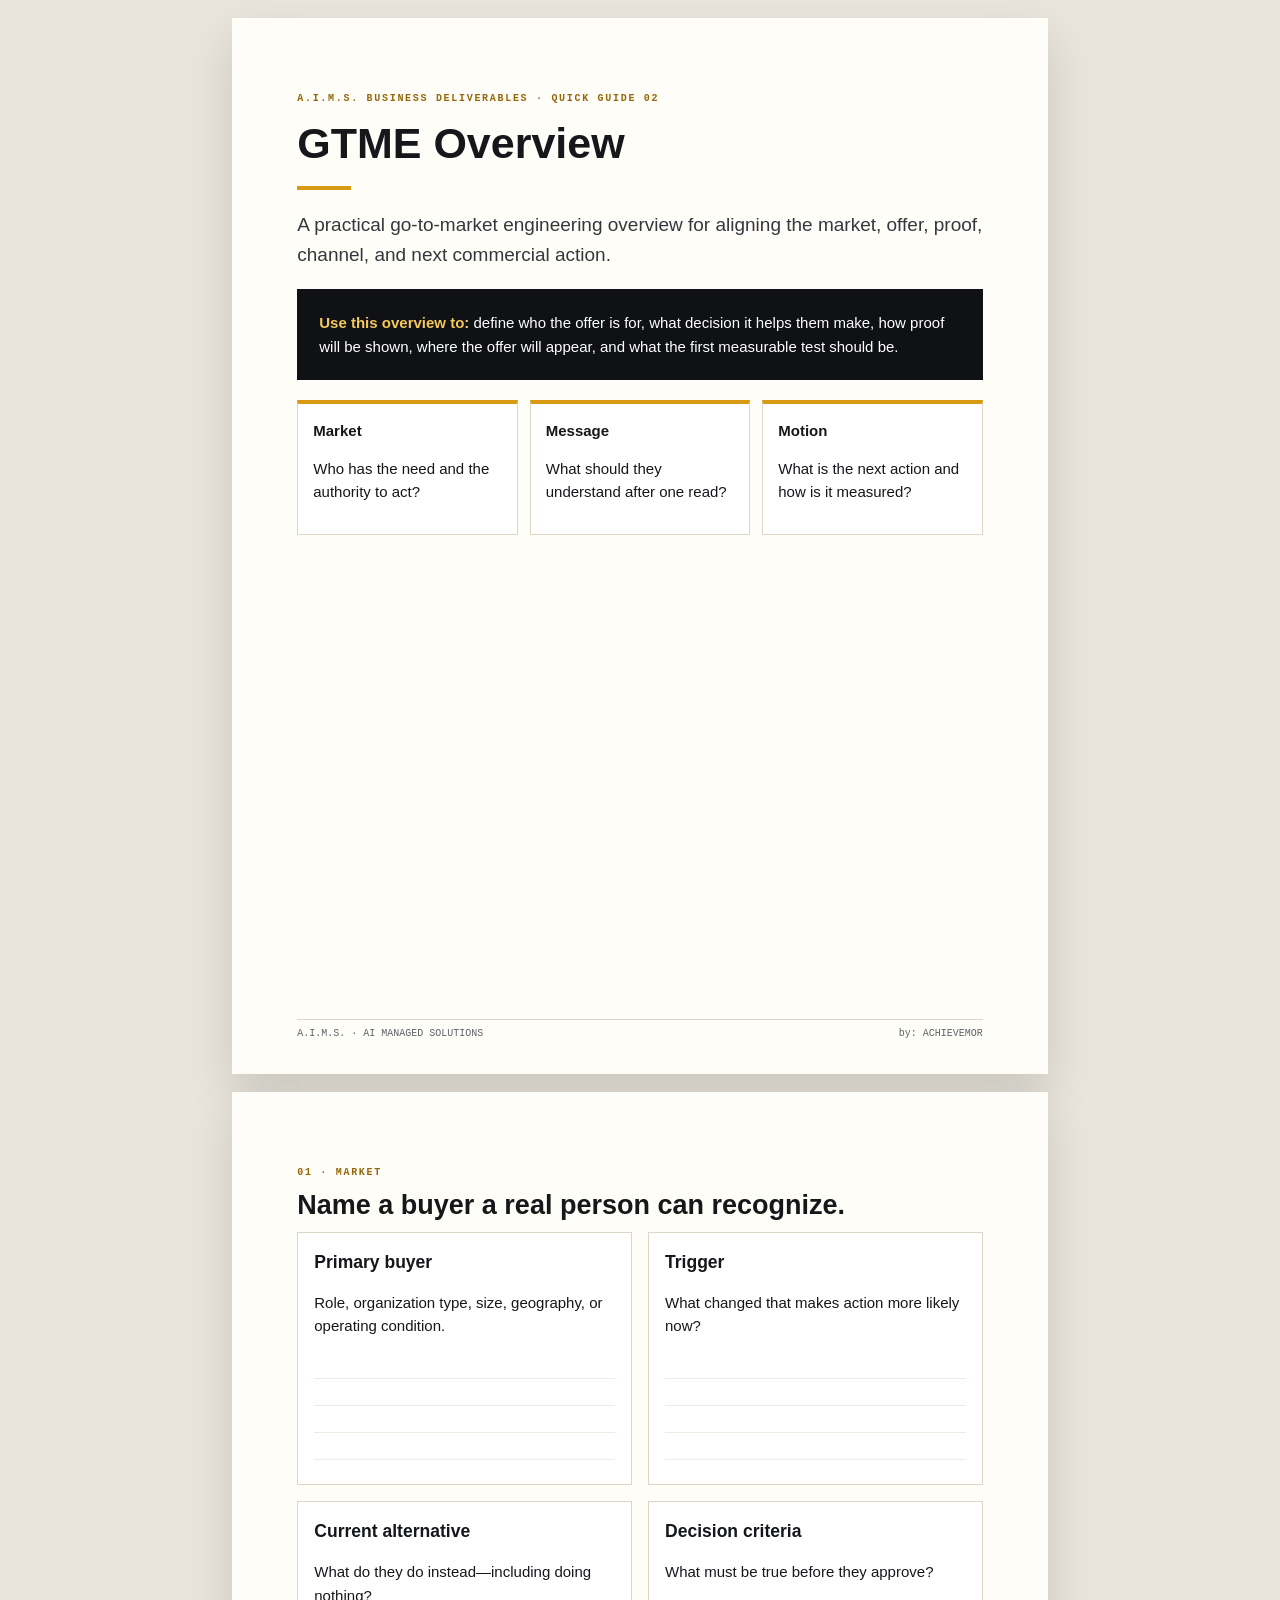
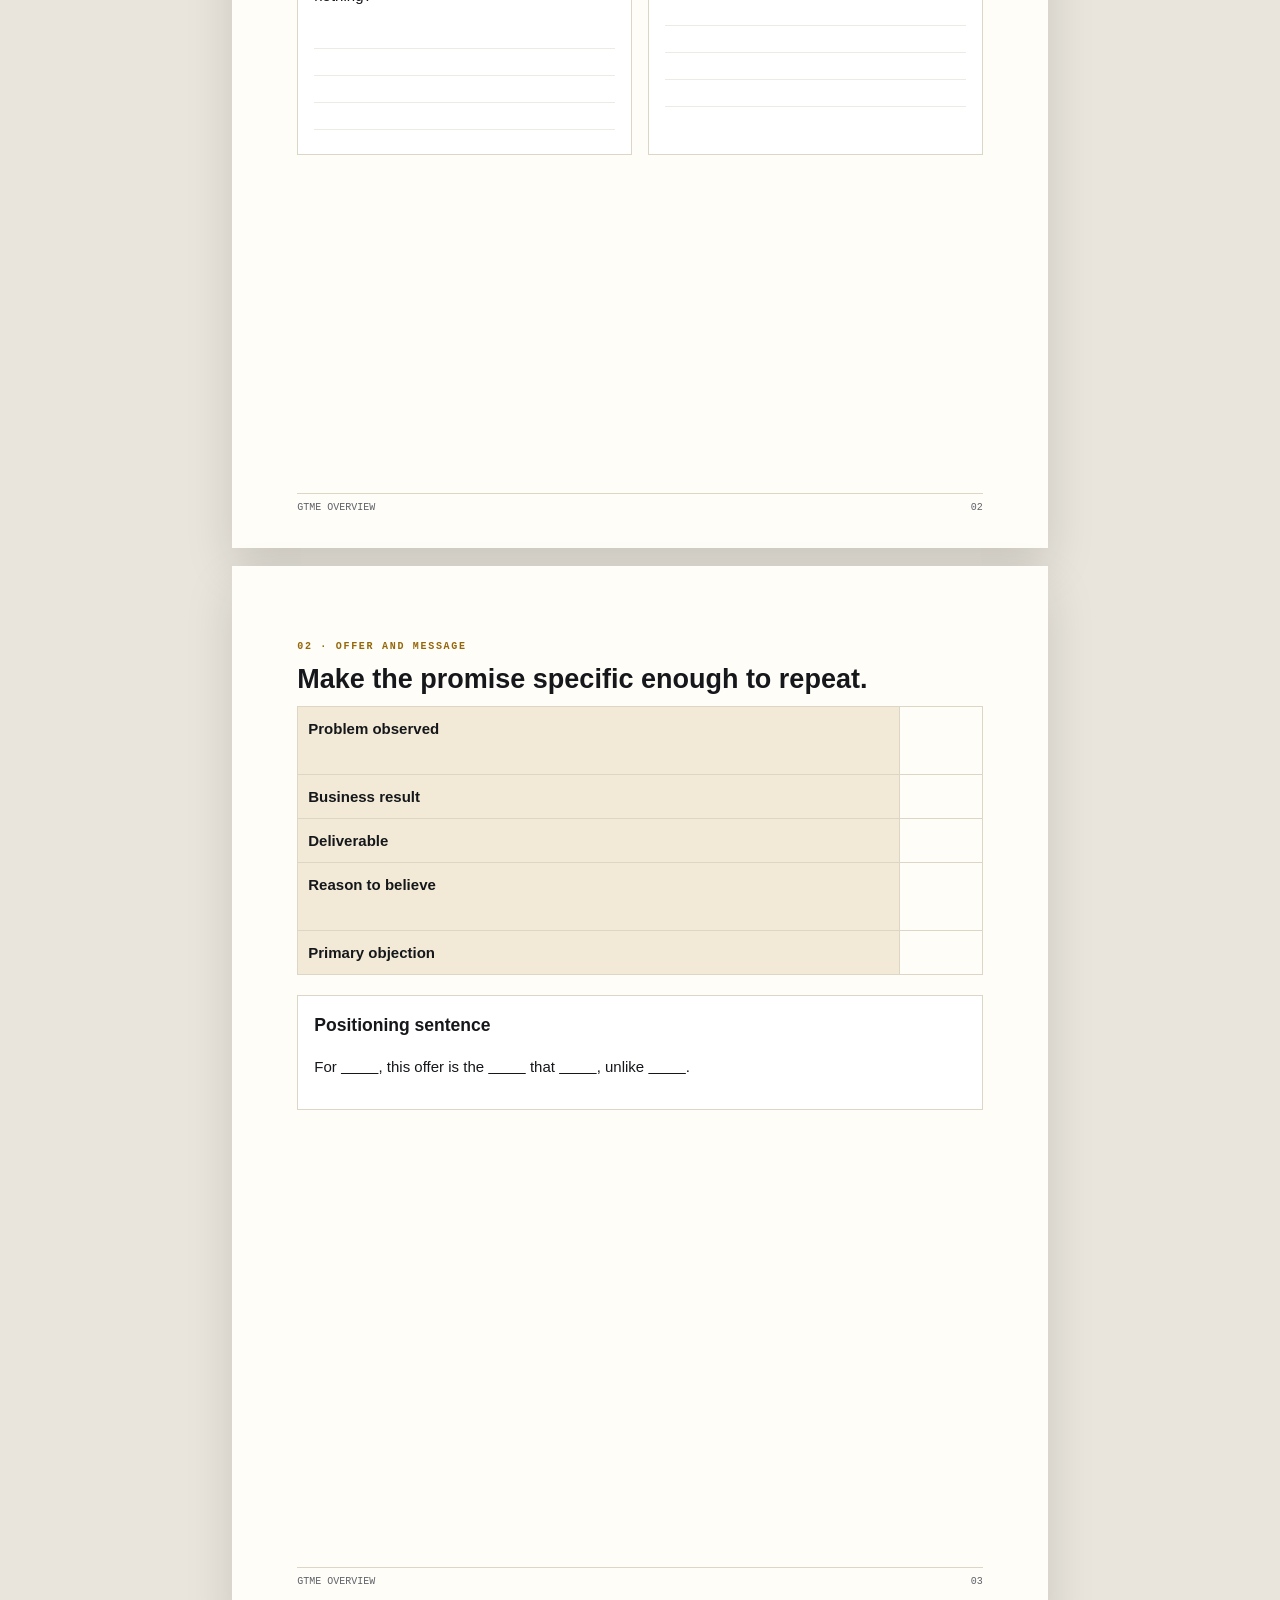
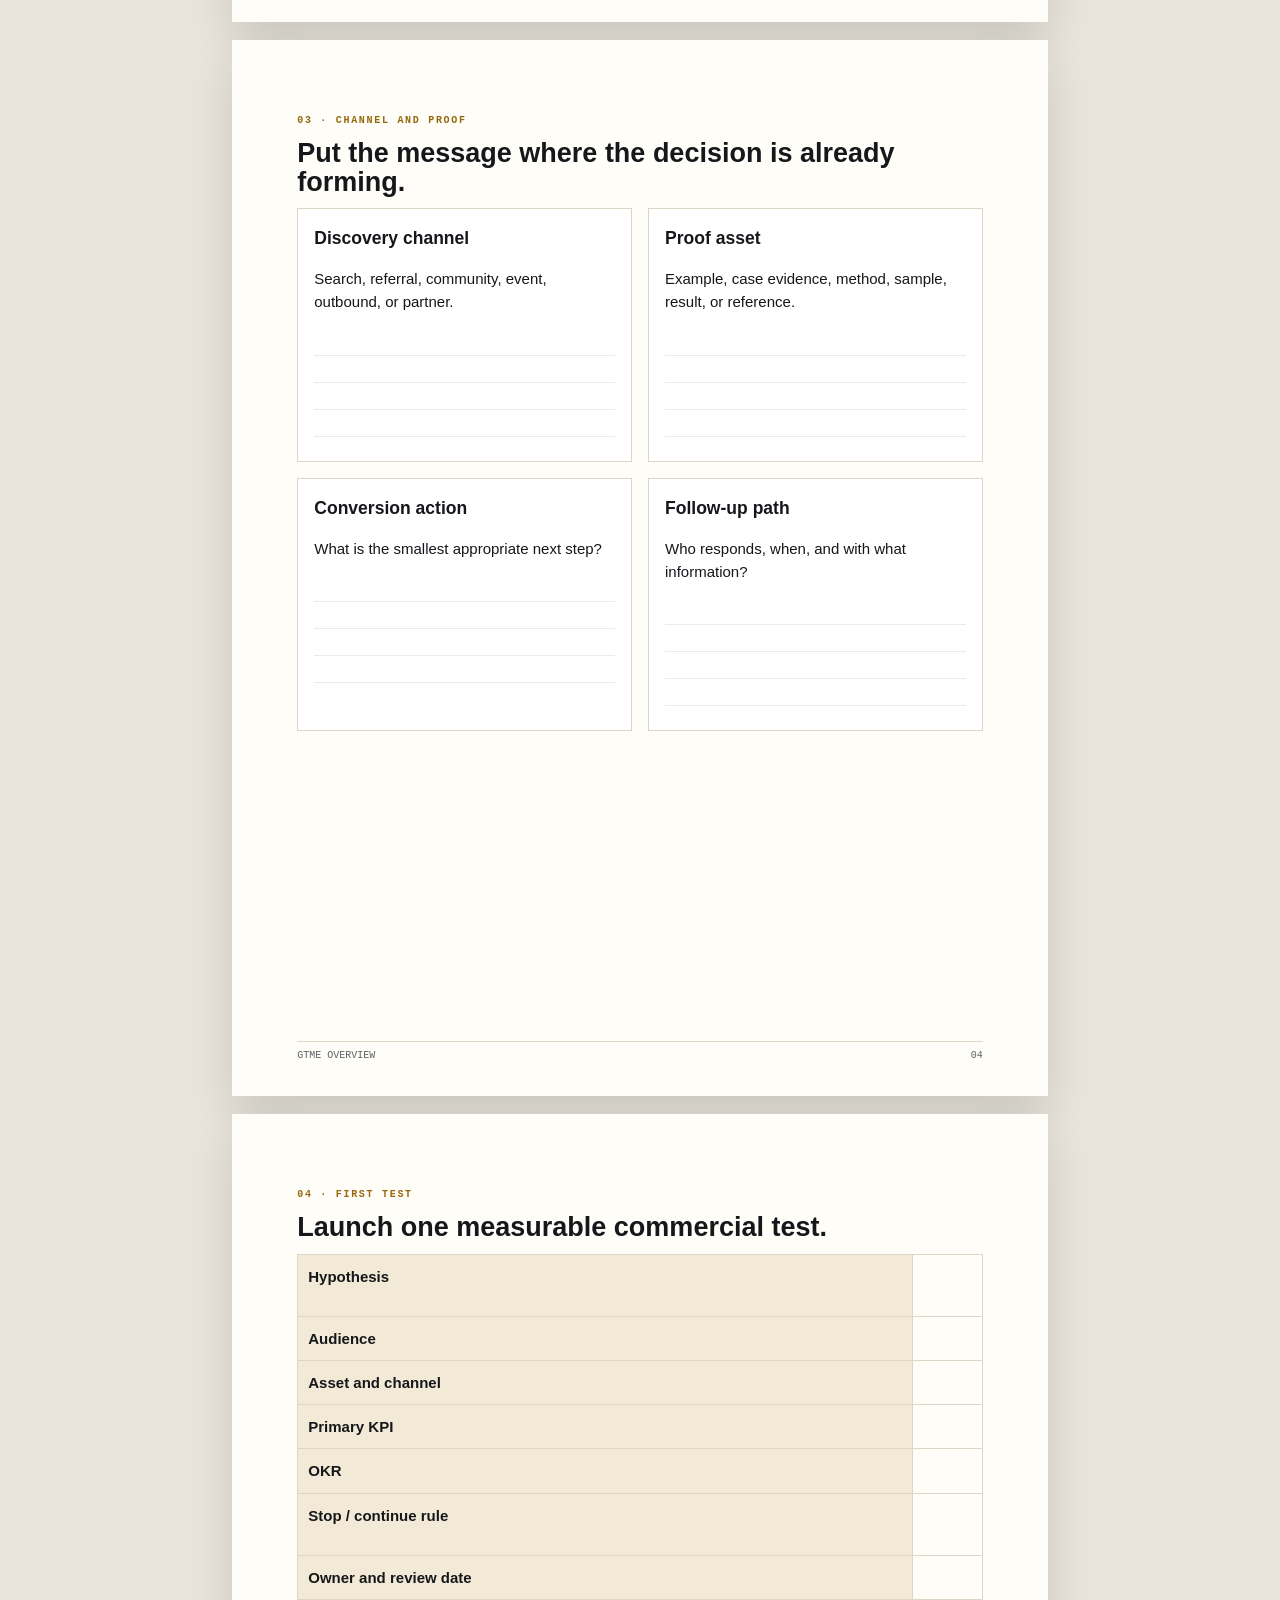
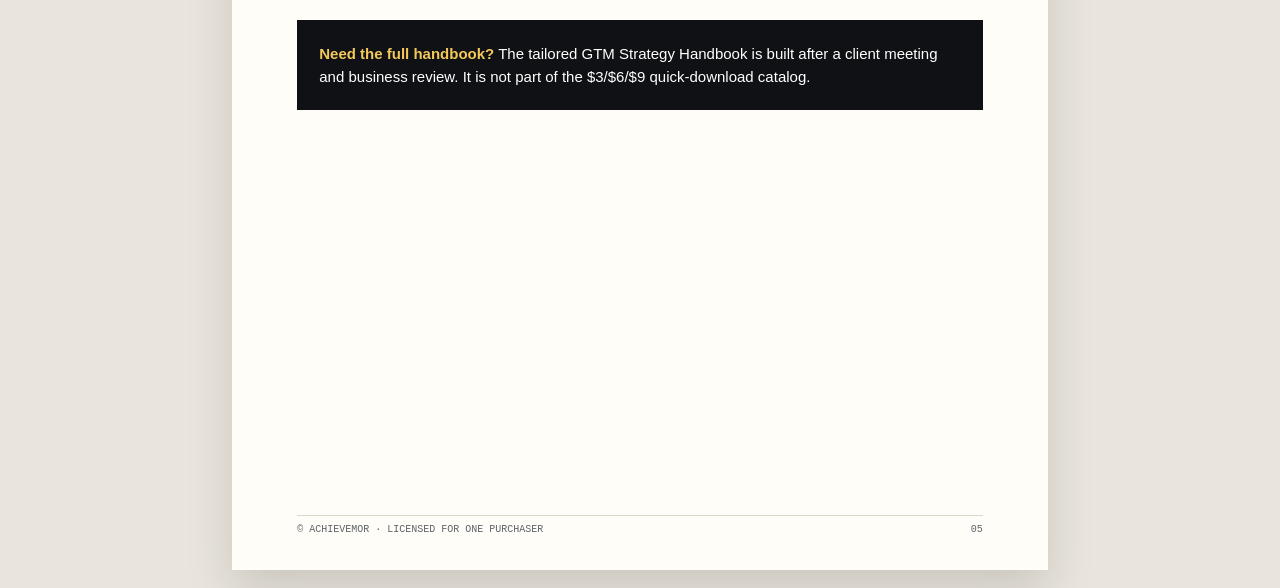
<file: downloads/aims-gtme-overview-19d6a4b8.html>
<!doctype html><html lang="en"><head><meta charset="utf-8"><meta name="viewport" content="width=device-width,initial-scale=1"><title>A.I.M.S. GTME Overview</title><style>:root{--ink:#15171b;--muted:#5e6269;--paper:#fffdf8;--gold:#d79a12;--line:#ddd6c7;--dark:#101115}*{box-sizing:border-box}body{margin:0;background:#e9e5dc;color:var(--ink);font:15px/1.55 Arial,sans-serif}.page{width:min(8.5in,100%);min-height:11in;margin:18px auto;background:var(--paper);padding:.68in;box-shadow:0 20px 45px #0002;position:relative}.eyebrow{font:700 10px/1.2 monospace;letter-spacing:.17em;text-transform:uppercase;color:#94670b}h1,h2{margin:0;line-height:1.05}h1{font-size:43px;margin-top:16px}h2{font-size:27px;margin:12px 0}.lede{font-size:19px;color:#34373d}.rule{width:54px;height:4px;background:var(--gold);margin:20px 0}.grid{display:grid;grid-template-columns:1fr 1fr;gap:16px}.box{border:1px solid var(--line);padding:16px;background:#fff}.box h3{margin:0 0 8px}.lines{min-height:116px;background:repeating-linear-gradient(to bottom,transparent 0 26px,var(--line) 27px)}.footer{position:absolute;bottom:.36in;left:.68in;right:.68in;display:flex;justify-content:space-between;border-top:1px solid var(--line);padding-top:8px;font:10px monospace;color:var(--muted)}.callout{background:var(--dark);color:white;padding:22px;margin:20px 0}.callout strong{color:#f4c95b}.sequence{display:grid;grid-template-columns:repeat(3,1fr);gap:12px;margin-top:20px}.sequence div{border-top:4px solid var(--gold);background:#fff;padding:15px;border-left:1px solid var(--line);border-right:1px solid var(--line);border-bottom:1px solid var(--line)}table{width:100%;border-collapse:collapse}th,td{border:1px solid var(--line);padding:10px;text-align:left;vertical-align:top}th{background:#f2ead6}@media print{body{background:white}.page{margin:0;box-shadow:none;page-break-after:always}.page:last-child{page-break-after:auto}}@media(max-width:700px){.page{padding:28px}.grid,.sequence{grid-template-columns:1fr}.footer{position:static;margin-top:40px}}</style></head><body>
<section class="page"><p class="eyebrow">A.I.M.S. BUSINESS DELIVERABLES · QUICK GUIDE 02</p><h1>GTME Overview</h1><div class="rule"></div><p class="lede">A practical go-to-market engineering overview for aligning the market, offer, proof, channel, and next commercial action.</p><div class="callout"><strong>Use this overview to:</strong> define who the offer is for, what decision it helps them make, how proof will be shown, where the offer will appear, and what the first measurable test should be.</div><div class="sequence"><div><strong>Market</strong><p>Who has the need and the authority to act?</p></div><div><strong>Message</strong><p>What should they understand after one read?</p></div><div><strong>Motion</strong><p>What is the next action and how is it measured?</p></div></div><div class="footer"><span>A.I.M.S. · AI MANAGED SOLUTIONS</span><span>by: ACHIEVEMOR</span></div></section>
<section class="page"><p class="eyebrow">01 · MARKET</p><h2>Name a buyer a real person can recognize.</h2><div class="grid"><div class="box"><h3>Primary buyer</h3><p>Role, organization type, size, geography, or operating condition.</p><div class="lines"></div></div><div class="box"><h3>Trigger</h3><p>What changed that makes action more likely now?</p><div class="lines"></div></div><div class="box"><h3>Current alternative</h3><p>What do they do instead—including doing nothing?</p><div class="lines"></div></div><div class="box"><h3>Decision criteria</h3><p>What must be true before they approve?</p><div class="lines"></div></div></div><div class="footer"><span>GTME OVERVIEW</span><span>02</span></div></section>
<section class="page"><p class="eyebrow">02 · OFFER AND MESSAGE</p><h2>Make the promise specific enough to repeat.</h2><table><tbody><tr><th>Problem observed</th><td style="height:68px"></td></tr><tr><th>Business result</th><td></td></tr><tr><th>Deliverable</th><td></td></tr><tr><th>Reason to believe</th><td style="height:68px"></td></tr><tr><th>Primary objection</th><td></td></tr></tbody></table><div class="box" style="margin-top:20px"><h3>Positioning sentence</h3><p>For <u>&nbsp;&nbsp;&nbsp;&nbsp;&nbsp;&nbsp;&nbsp;&nbsp;&nbsp;</u>, this offer is the <u>&nbsp;&nbsp;&nbsp;&nbsp;&nbsp;&nbsp;&nbsp;&nbsp;&nbsp;</u> that <u>&nbsp;&nbsp;&nbsp;&nbsp;&nbsp;&nbsp;&nbsp;&nbsp;&nbsp;</u>, unlike <u>&nbsp;&nbsp;&nbsp;&nbsp;&nbsp;&nbsp;&nbsp;&nbsp;&nbsp;</u>.</p></div><div class="footer"><span>GTME OVERVIEW</span><span>03</span></div></section>
<section class="page"><p class="eyebrow">03 · CHANNEL AND PROOF</p><h2>Put the message where the decision is already forming.</h2><div class="grid"><div class="box"><h3>Discovery channel</h3><p>Search, referral, community, event, outbound, or partner.</p><div class="lines"></div></div><div class="box"><h3>Proof asset</h3><p>Example, case evidence, method, sample, result, or reference.</p><div class="lines"></div></div><div class="box"><h3>Conversion action</h3><p>What is the smallest appropriate next step?</p><div class="lines"></div></div><div class="box"><h3>Follow-up path</h3><p>Who responds, when, and with what information?</p><div class="lines"></div></div></div><div class="footer"><span>GTME OVERVIEW</span><span>04</span></div></section>
<section class="page"><p class="eyebrow">04 · FIRST TEST</p><h2>Launch one measurable commercial test.</h2><table><tbody><tr><th>Hypothesis</th><td style="height:62px"></td></tr><tr><th>Audience</th><td></td></tr><tr><th>Asset and channel</th><td></td></tr><tr><th>Primary KPI</th><td></td></tr><tr><th>OKR</th><td></td></tr><tr><th>Stop / continue rule</th><td style="height:62px"></td></tr><tr><th>Owner and review date</th><td></td></tr></tbody></table><div class="callout"><strong>Need the full handbook?</strong> The tailored GTM Strategy Handbook is built after a client meeting and business review. It is not part of the $3/$6/$9 quick-download catalog.</div><div class="footer"><span>© ACHIEVEMOR · LICENSED FOR ONE PURCHASER</span><span>05</span></div></section>
</body></html>
</file>
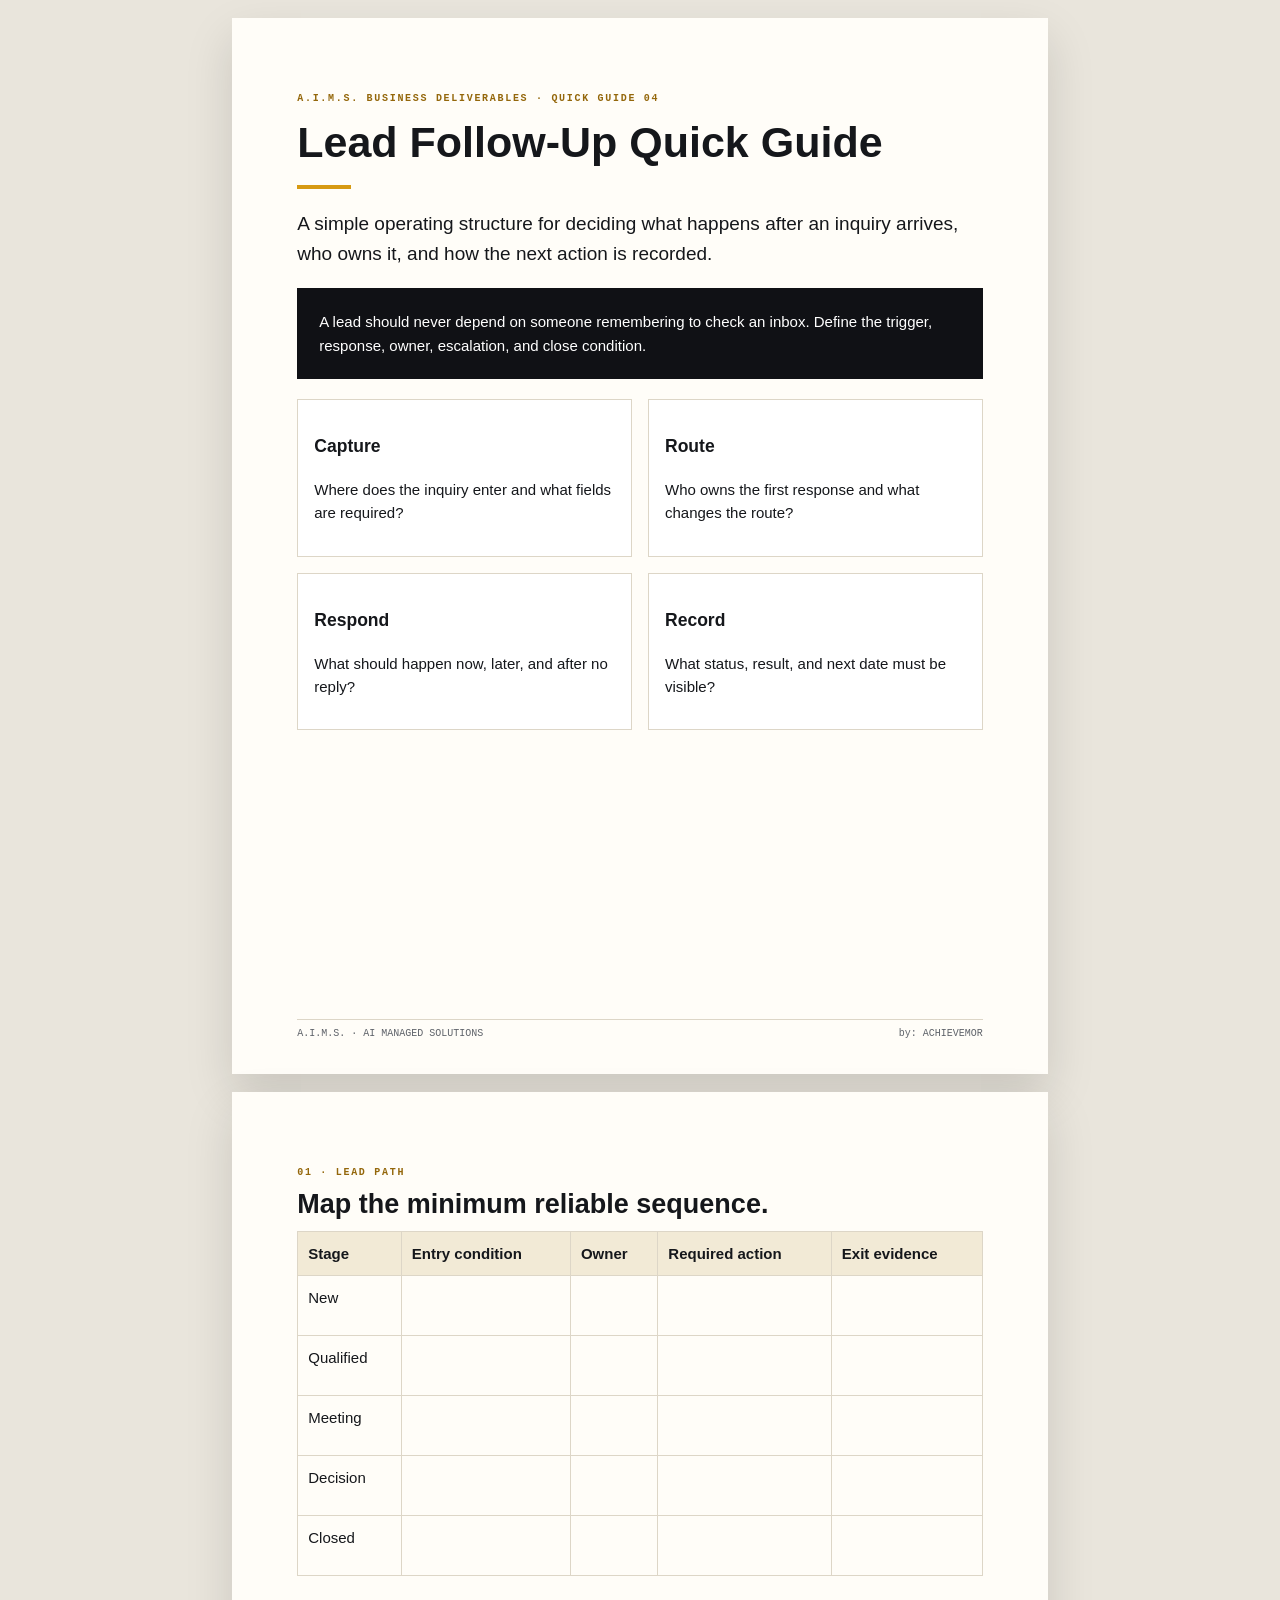
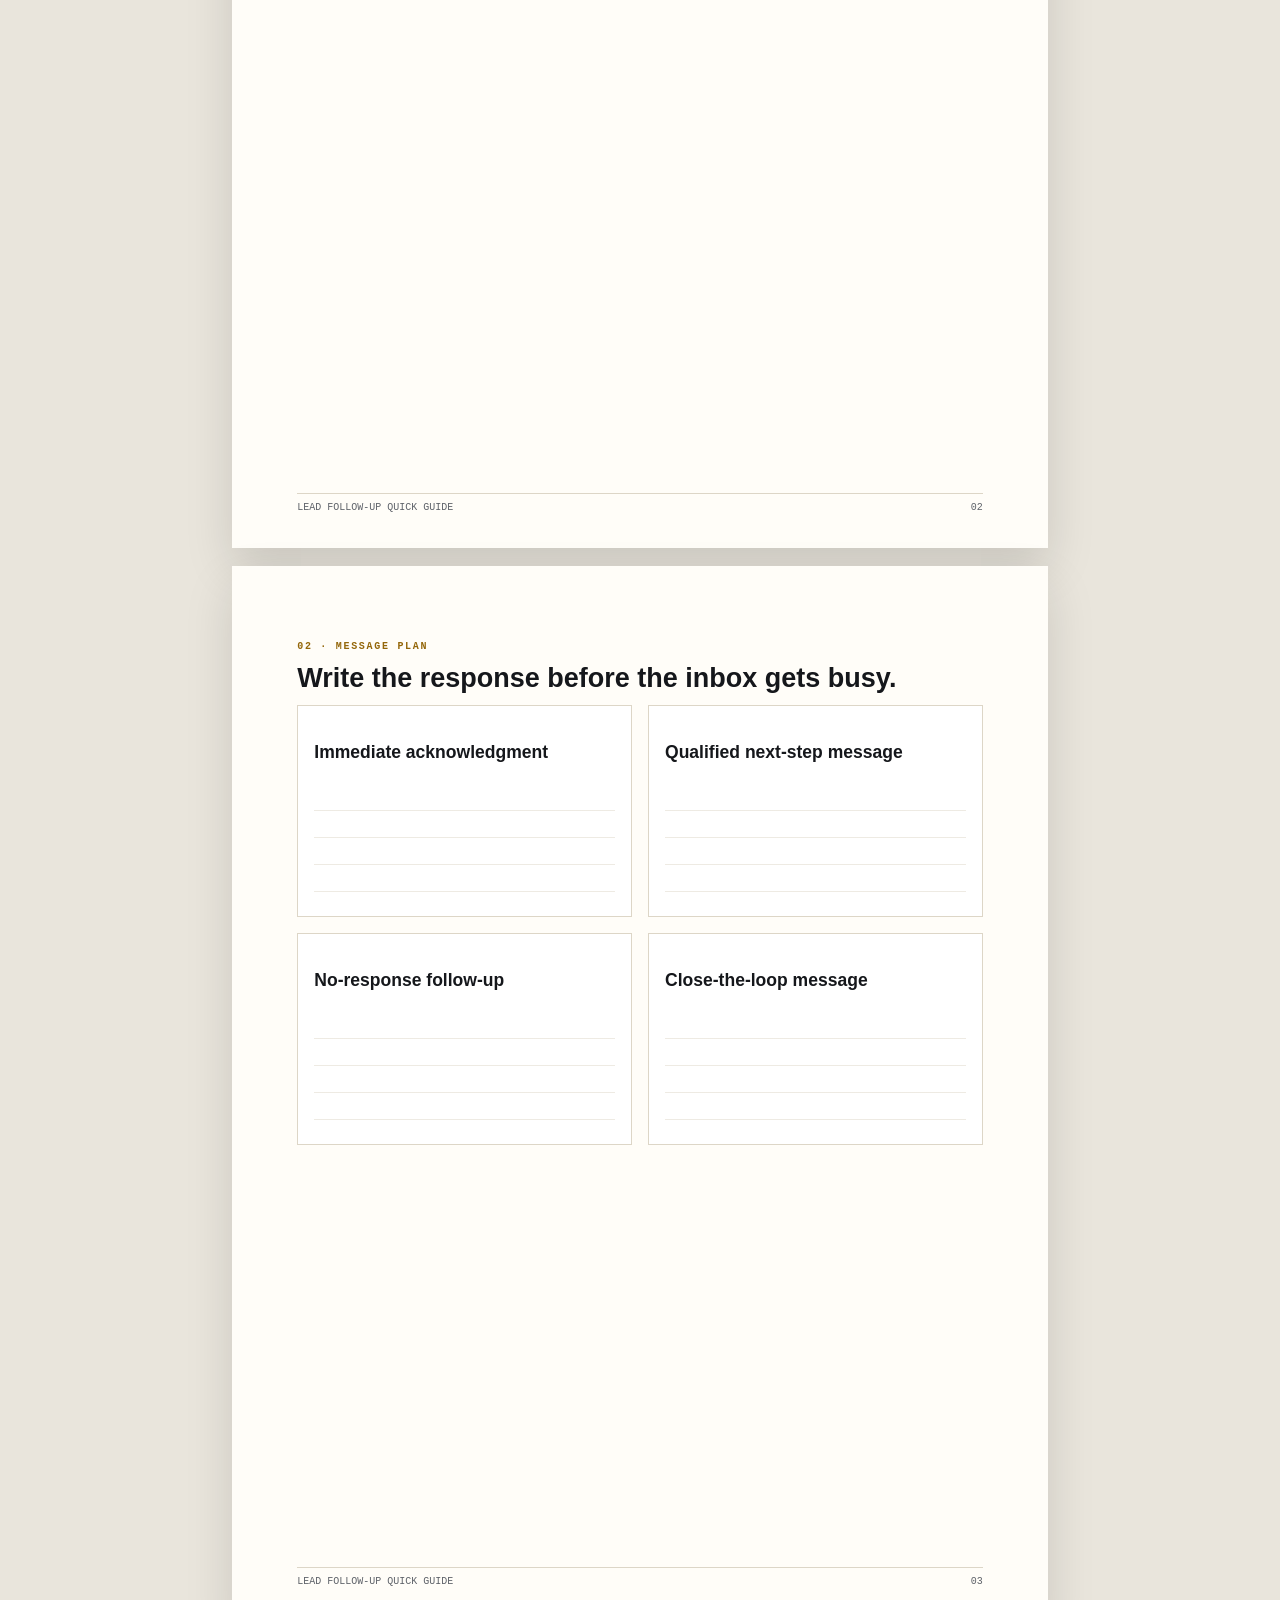
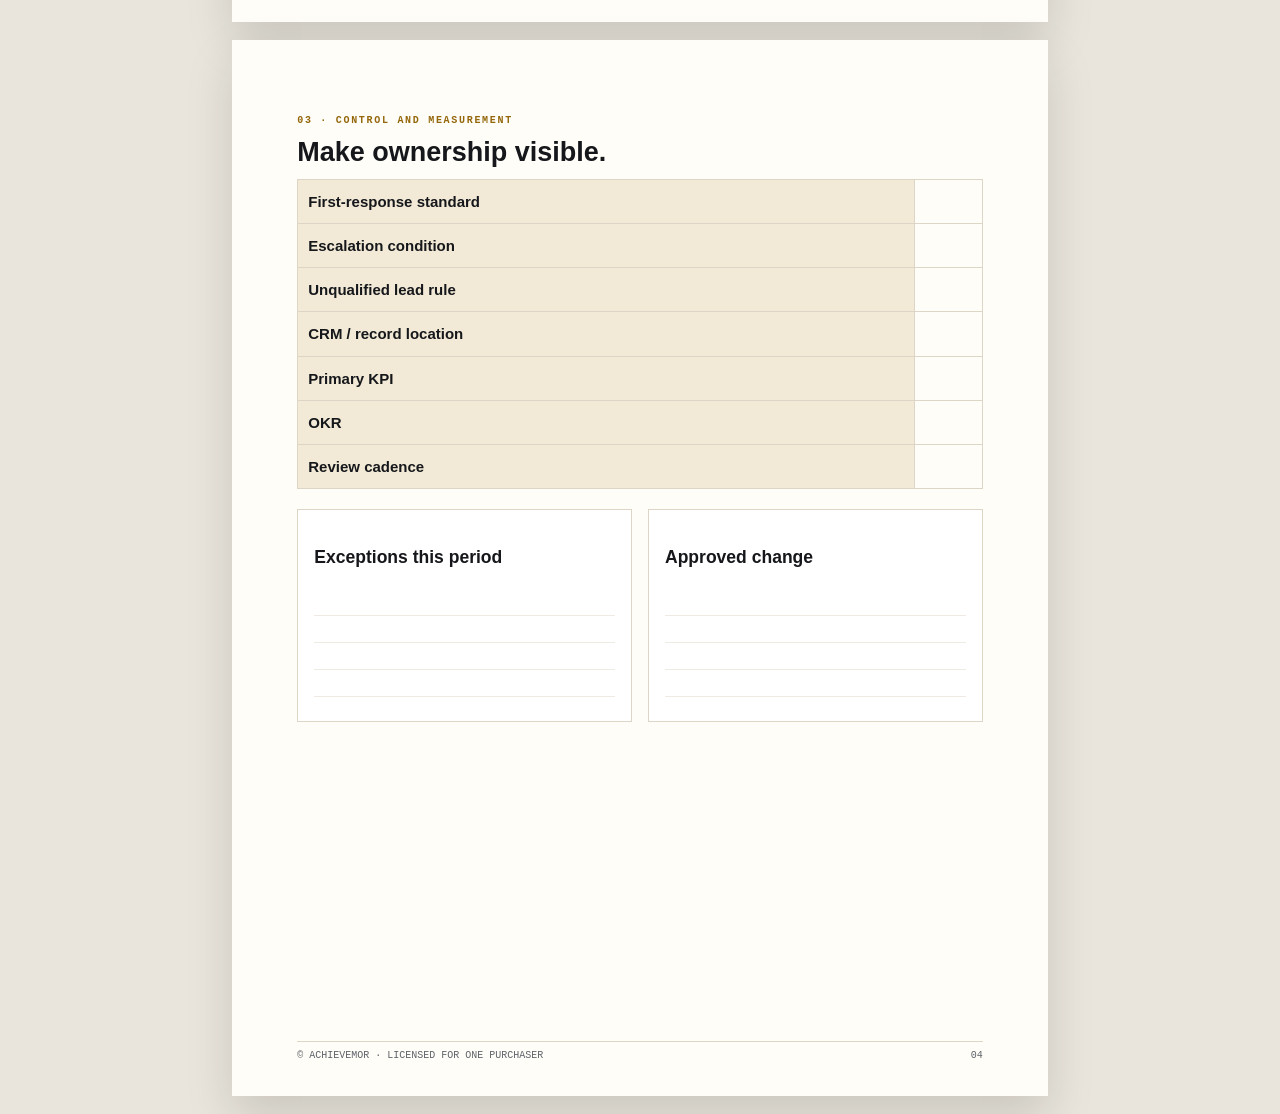
<file: downloads/aims-lead-follow-up-b70e1934.html>
<!doctype html><html lang="en"><head><meta charset="utf-8"><meta name="viewport" content="width=device-width,initial-scale=1"><title>A.I.M.S. Lead Follow-Up Quick Guide</title><style>:root{--ink:#15171b;--muted:#5e6269;--paper:#fffdf8;--gold:#d79a12;--line:#ddd6c7;--dark:#101115}*{box-sizing:border-box}body{margin:0;background:#e9e5dc;color:var(--ink);font:15px/1.55 Arial,sans-serif}.page{width:min(8.5in,100%);min-height:11in;margin:18px auto;background:var(--paper);padding:.68in;box-shadow:0 20px 45px #0002;position:relative}.eyebrow{font:700 10px monospace;letter-spacing:.17em;text-transform:uppercase;color:#94670b}h1,h2{line-height:1.05;margin:0}h1{font-size:43px;margin-top:16px}h2{font-size:27px;margin:12px 0}.lede{font-size:19px}.rule{width:54px;height:4px;background:var(--gold);margin:20px 0}.grid{display:grid;grid-template-columns:1fr 1fr;gap:16px}.box{border:1px solid var(--line);padding:16px;background:#fff}.lines{min-height:116px;background:repeating-linear-gradient(to bottom,transparent 0 26px,var(--line) 27px)}.footer{position:absolute;bottom:.36in;left:.68in;right:.68in;display:flex;justify-content:space-between;border-top:1px solid var(--line);padding-top:8px;font:10px monospace;color:var(--muted)}table{width:100%;border-collapse:collapse}th,td{border:1px solid var(--line);padding:10px;text-align:left;vertical-align:top}th{background:#f2ead6}.callout{background:var(--dark);color:white;padding:22px;margin:20px 0}@media print{body{background:white}.page{margin:0;box-shadow:none;page-break-after:always}.page:last-child{page-break-after:auto}}@media(max-width:700px){.page{padding:28px}.grid{grid-template-columns:1fr}.footer{position:static;margin-top:40px}}</style></head><body>
<section class="page"><p class="eyebrow">A.I.M.S. BUSINESS DELIVERABLES · QUICK GUIDE 04</p><h1>Lead Follow-Up Quick Guide</h1><div class="rule"></div><p class="lede">A simple operating structure for deciding what happens after an inquiry arrives, who owns it, and how the next action is recorded.</p><div class="callout">A lead should never depend on someone remembering to check an inbox. Define the trigger, response, owner, escalation, and close condition.</div><div class="grid"><div class="box"><h3>Capture</h3><p>Where does the inquiry enter and what fields are required?</p></div><div class="box"><h3>Route</h3><p>Who owns the first response and what changes the route?</p></div><div class="box"><h3>Respond</h3><p>What should happen now, later, and after no reply?</p></div><div class="box"><h3>Record</h3><p>What status, result, and next date must be visible?</p></div></div><div class="footer"><span>A.I.M.S. · AI MANAGED SOLUTIONS</span><span>by: ACHIEVEMOR</span></div></section>
<section class="page"><p class="eyebrow">01 · LEAD PATH</p><h2>Map the minimum reliable sequence.</h2><table><thead><tr><th>Stage</th><th>Entry condition</th><th>Owner</th><th>Required action</th><th>Exit evidence</th></tr></thead><tbody><tr><td>New</td><td style="height:60px"></td><td></td><td></td><td></td></tr><tr><td>Qualified</td><td style="height:60px"></td><td></td><td></td><td></td></tr><tr><td>Meeting</td><td style="height:60px"></td><td></td><td></td><td></td></tr><tr><td>Decision</td><td style="height:60px"></td><td></td><td></td><td></td></tr><tr><td>Closed</td><td style="height:60px"></td><td></td><td></td><td></td></tr></tbody></table><div class="footer"><span>LEAD FOLLOW-UP QUICK GUIDE</span><span>02</span></div></section>
<section class="page"><p class="eyebrow">02 · MESSAGE PLAN</p><h2>Write the response before the inbox gets busy.</h2><div class="grid"><div class="box"><h3>Immediate acknowledgment</h3><div class="lines"></div></div><div class="box"><h3>Qualified next-step message</h3><div class="lines"></div></div><div class="box"><h3>No-response follow-up</h3><div class="lines"></div></div><div class="box"><h3>Close-the-loop message</h3><div class="lines"></div></div></div><div class="footer"><span>LEAD FOLLOW-UP QUICK GUIDE</span><span>03</span></div></section>
<section class="page"><p class="eyebrow">03 · CONTROL AND MEASUREMENT</p><h2>Make ownership visible.</h2><table><tbody><tr><th>First-response standard</th><td></td></tr><tr><th>Escalation condition</th><td></td></tr><tr><th>Unqualified lead rule</th><td></td></tr><tr><th>CRM / record location</th><td></td></tr><tr><th>Primary KPI</th><td></td></tr><tr><th>OKR</th><td></td></tr><tr><th>Review cadence</th><td></td></tr></tbody></table><div class="grid" style="margin-top:20px"><div class="box"><h3>Exceptions this period</h3><div class="lines"></div></div><div class="box"><h3>Approved change</h3><div class="lines"></div></div></div><div class="footer"><span>© ACHIEVEMOR · LICENSED FOR ONE PURCHASER</span><span>04</span></div></section>
</body></html>
</file>
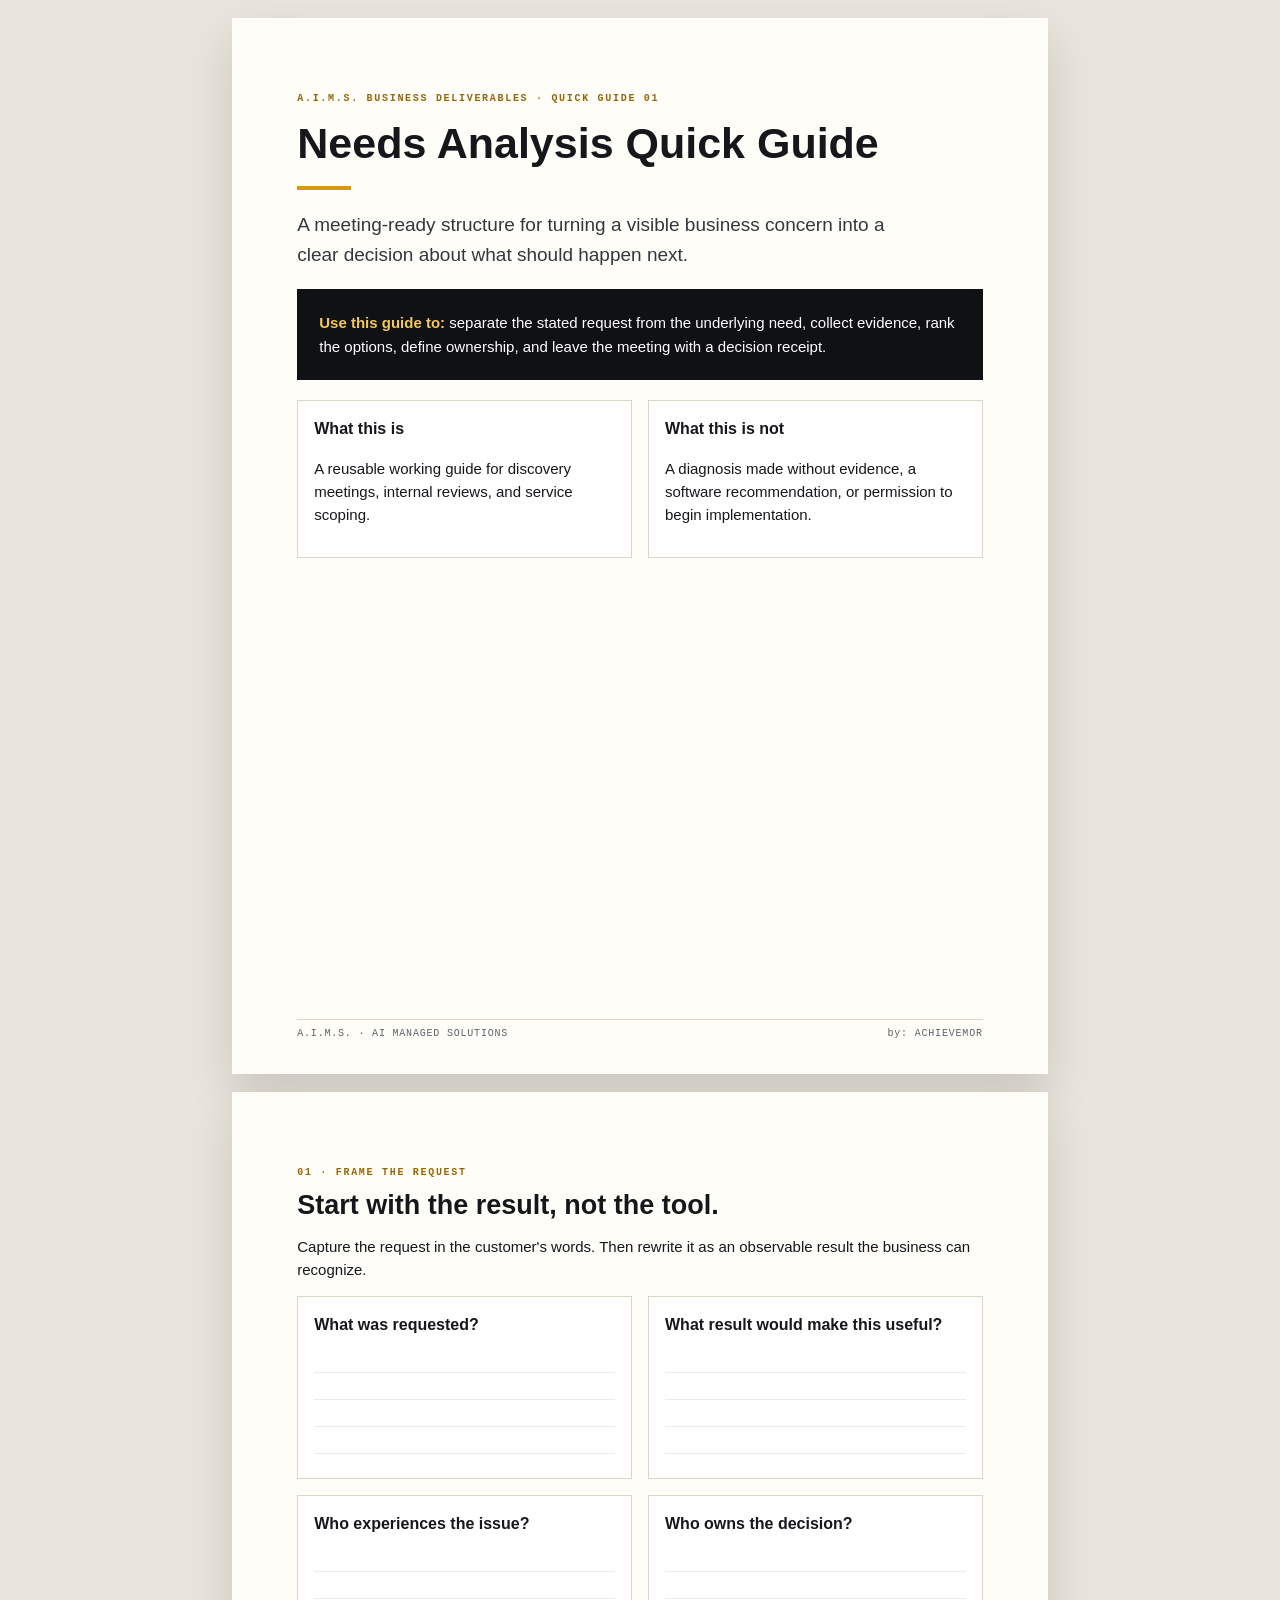
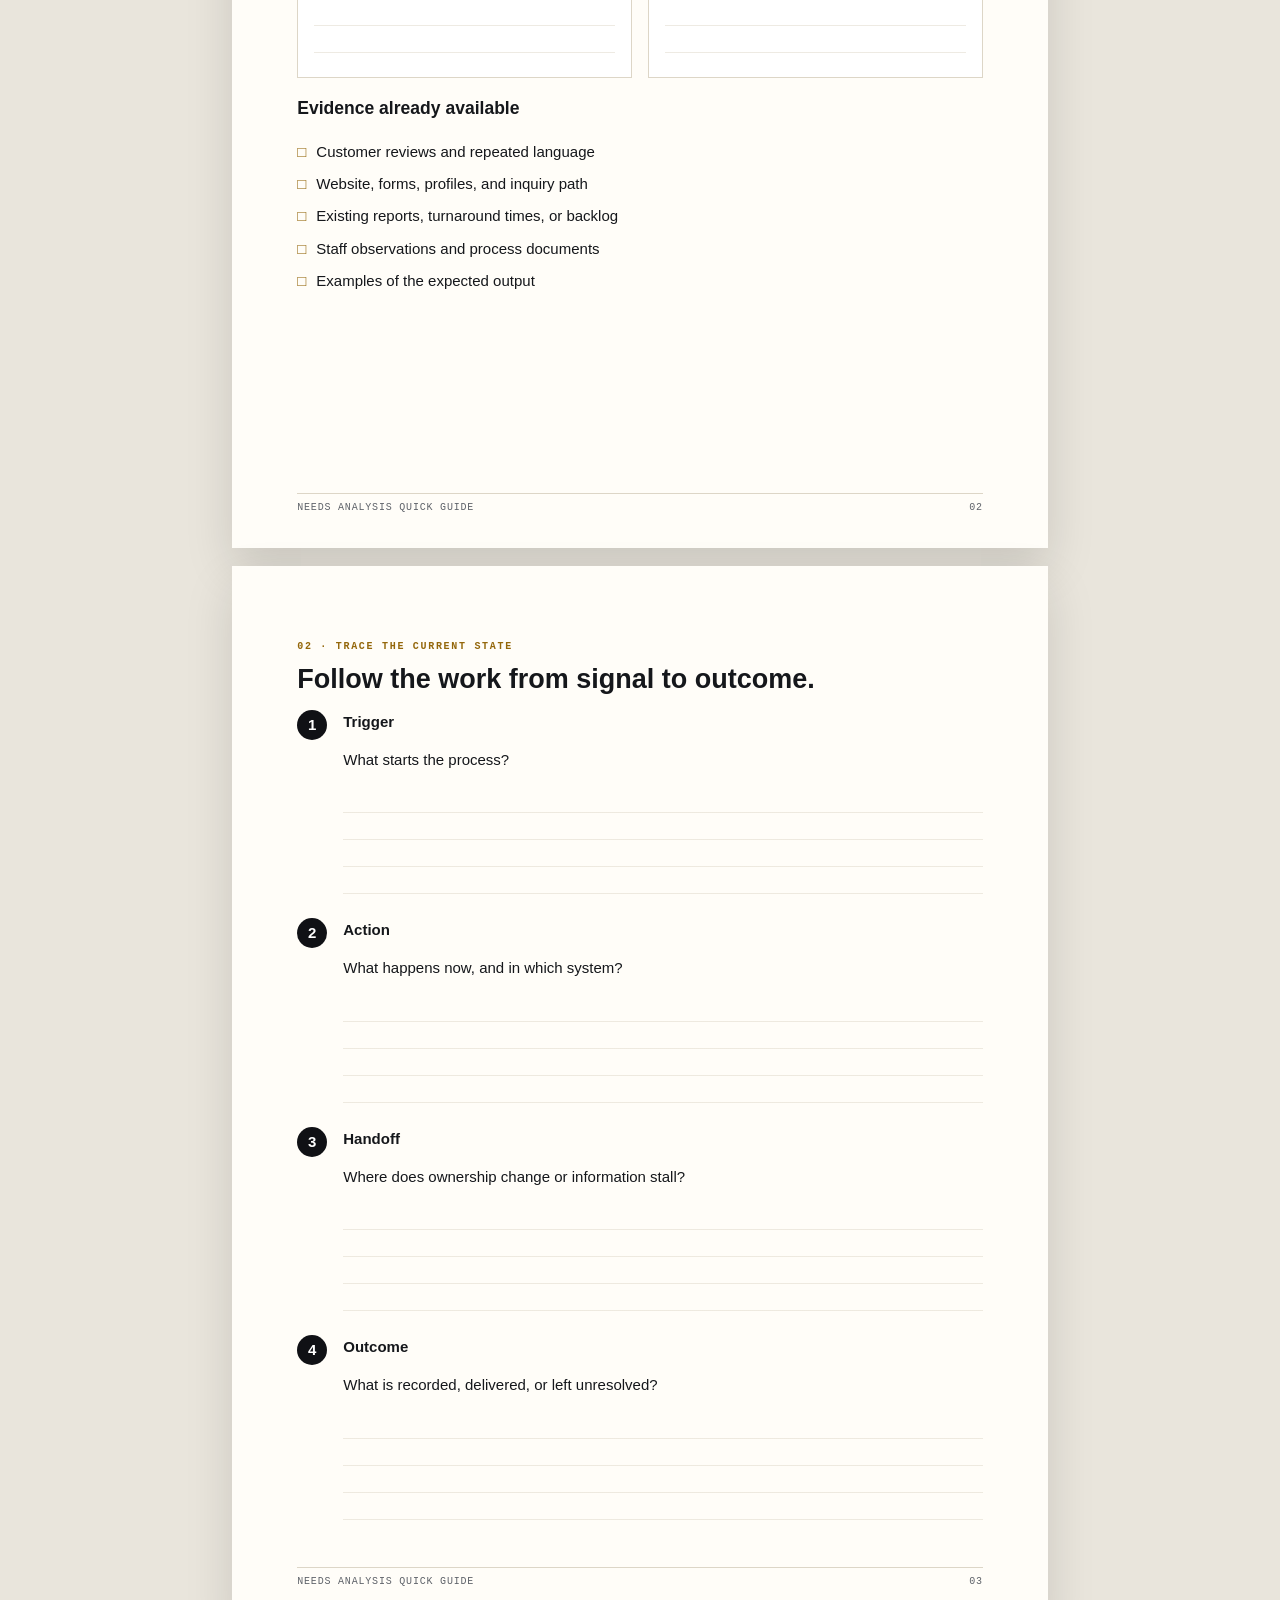
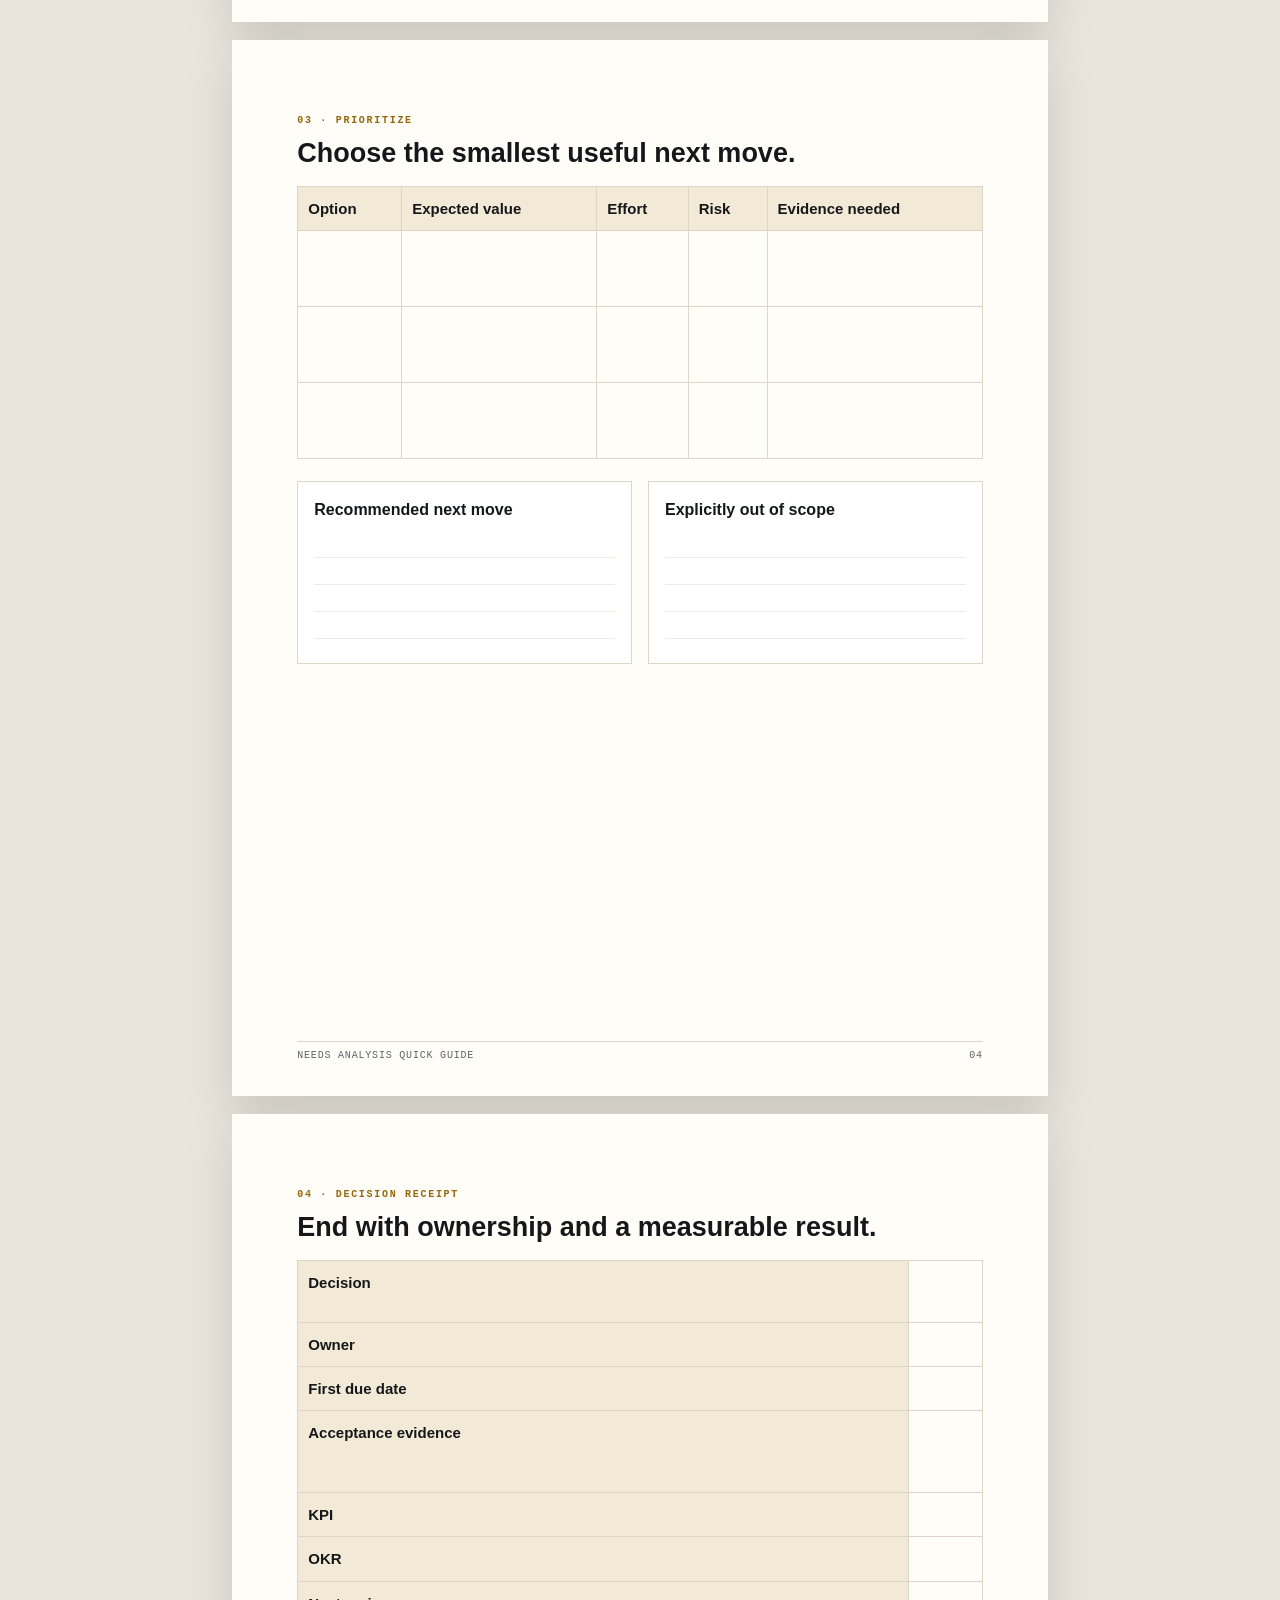
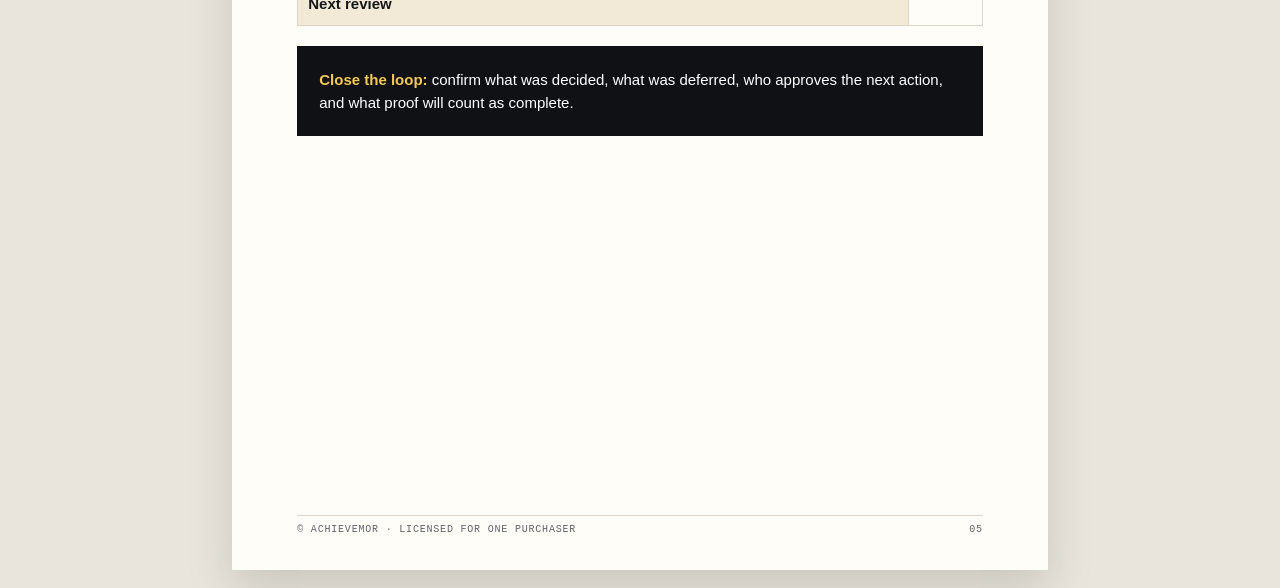
<file: downloads/aims-needs-analysis-7f4c9e2a.html>
<!doctype html><html lang="en"><head><meta charset="utf-8"><meta name="viewport" content="width=device-width,initial-scale=1"><title>A.I.M.S. Needs Analysis Quick Guide</title>
<style>
:root{--ink:#15171b;--muted:#5e6269;--paper:#fffdf8;--gold:#d79a12;--line:#ddd6c7;--dark:#101115}*{box-sizing:border-box}body{margin:0;background:#e9e5dc;color:var(--ink);font:15px/1.55 Arial,sans-serif}.page{width:min(8.5in,100%);min-height:11in;margin:18px auto;background:var(--paper);padding:.68in;box-shadow:0 20px 45px #0002;position:relative}.eyebrow{font:700 10px/1.2 monospace;letter-spacing:.17em;text-transform:uppercase;color:#94670b}h1,h2{margin:0;line-height:1.05}h1{font-size:43px;max-width:6.5in;margin-top:16px}h2{font-size:27px;margin:12px 0}.lede{font-size:19px;max-width:6.5in;color:#34373d}.rule{width:54px;height:4px;background:var(--gold);margin:20px 0}.grid{display:grid;grid-template-columns:1fr 1fr;gap:16px}.box{border:1px solid var(--line);padding:16px;background:#fff}.box h3{margin:0 0 8px;font-size:16px}.lines{min-height:116px;background:repeating-linear-gradient(to bottom,transparent 0 26px,var(--line) 27px)}.check{display:grid;gap:9px;margin-top:12px}.check span:before{content:'□';margin-right:10px;color:#94670b}.step{display:grid;grid-template-columns:34px 1fr;gap:12px;margin:16px 0}.step b{width:30px;height:30px;border-radius:50%;background:var(--dark);color:white;display:grid;place-items:center}.footer{position:absolute;bottom:.36in;left:.68in;right:.68in;display:flex;justify-content:space-between;border-top:1px solid var(--line);padding-top:8px;font:10px monospace;letter-spacing:.08em;color:var(--muted)}table{width:100%;border-collapse:collapse;margin-top:18px}th,td{border:1px solid var(--line);padding:10px;text-align:left;vertical-align:top}th{background:#f2ead6}textarea,input{width:100%;border:0;border-bottom:1px solid var(--line);background:transparent;min-height:28px}.callout{background:var(--dark);color:#fff;padding:22px;margin:20px 0}.callout strong{color:#f4c95b}@media print{body{background:white}.page{margin:0;box-shadow:none;page-break-after:always}.page:last-child{page-break-after:auto}}@media(max-width:700px){.page{padding:28px}.grid{grid-template-columns:1fr}.footer{position:static;margin-top:40px}}
</style></head><body>
<section class="page"><p class="eyebrow">A.I.M.S. BUSINESS DELIVERABLES · QUICK GUIDE 01</p><h1>Needs Analysis Quick Guide</h1><div class="rule"></div><p class="lede">A meeting-ready structure for turning a visible business concern into a clear decision about what should happen next.</p><div class="callout"><strong>Use this guide to:</strong> separate the stated request from the underlying need, collect evidence, rank the options, define ownership, and leave the meeting with a decision receipt.</div><div class="grid"><div class="box"><h3>What this is</h3><p>A reusable working guide for discovery meetings, internal reviews, and service scoping.</p></div><div class="box"><h3>What this is not</h3><p>A diagnosis made without evidence, a software recommendation, or permission to begin implementation.</p></div></div><div class="footer"><span>A.I.M.S. · AI MANAGED SOLUTIONS</span><span>by: ACHIEVEMOR</span></div></section>
<section class="page"><p class="eyebrow">01 · FRAME THE REQUEST</p><h2>Start with the result, not the tool.</h2><p>Capture the request in the customer's words. Then rewrite it as an observable result the business can recognize.</p><div class="grid"><div class="box"><h3>What was requested?</h3><div class="lines"></div></div><div class="box"><h3>What result would make this useful?</h3><div class="lines"></div></div><div class="box"><h3>Who experiences the issue?</h3><div class="lines"></div></div><div class="box"><h3>Who owns the decision?</h3><div class="lines"></div></div></div><h3>Evidence already available</h3><div class="check"><span>Customer reviews and repeated language</span><span>Website, forms, profiles, and inquiry path</span><span>Existing reports, turnaround times, or backlog</span><span>Staff observations and process documents</span><span>Examples of the expected output</span></div><div class="footer"><span>NEEDS ANALYSIS QUICK GUIDE</span><span>02</span></div></section>
<section class="page"><p class="eyebrow">02 · TRACE THE CURRENT STATE</p><h2>Follow the work from signal to outcome.</h2><div class="step"><b>1</b><div><strong>Trigger</strong><p>What starts the process?</p><div class="lines"></div></div></div><div class="step"><b>2</b><div><strong>Action</strong><p>What happens now, and in which system?</p><div class="lines"></div></div></div><div class="step"><b>3</b><div><strong>Handoff</strong><p>Where does ownership change or information stall?</p><div class="lines"></div></div></div><div class="step"><b>4</b><div><strong>Outcome</strong><p>What is recorded, delivered, or left unresolved?</p><div class="lines"></div></div></div><div class="footer"><span>NEEDS ANALYSIS QUICK GUIDE</span><span>03</span></div></section>
<section class="page"><p class="eyebrow">03 · PRIORITIZE</p><h2>Choose the smallest useful next move.</h2><table><thead><tr><th>Option</th><th>Expected value</th><th>Effort</th><th>Risk</th><th>Evidence needed</th></tr></thead><tbody><tr><td style="height:76px"></td><td></td><td></td><td></td><td></td></tr><tr><td style="height:76px"></td><td></td><td></td><td></td><td></td></tr><tr><td style="height:76px"></td><td></td><td></td><td></td><td></td></tr></tbody></table><div class="grid" style="margin-top:22px"><div class="box"><h3>Recommended next move</h3><div class="lines"></div></div><div class="box"><h3>Explicitly out of scope</h3><div class="lines"></div></div></div><div class="footer"><span>NEEDS ANALYSIS QUICK GUIDE</span><span>04</span></div></section>
<section class="page"><p class="eyebrow">04 · DECISION RECEIPT</p><h2>End with ownership and a measurable result.</h2><table><tbody><tr><th>Decision</th><td style="height:62px"></td></tr><tr><th>Owner</th><td></td></tr><tr><th>First due date</th><td></td></tr><tr><th>Acceptance evidence</th><td style="height:82px"></td></tr><tr><th>KPI</th><td></td></tr><tr><th>OKR</th><td></td></tr><tr><th>Next review</th><td></td></tr></tbody></table><div class="callout"><strong>Close the loop:</strong> confirm what was decided, what was deferred, who approves the next action, and what proof will count as complete.</div><div class="footer"><span>© ACHIEVEMOR · LICENSED FOR ONE PURCHASER</span><span>05</span></div></section>
</body></html>
</file>
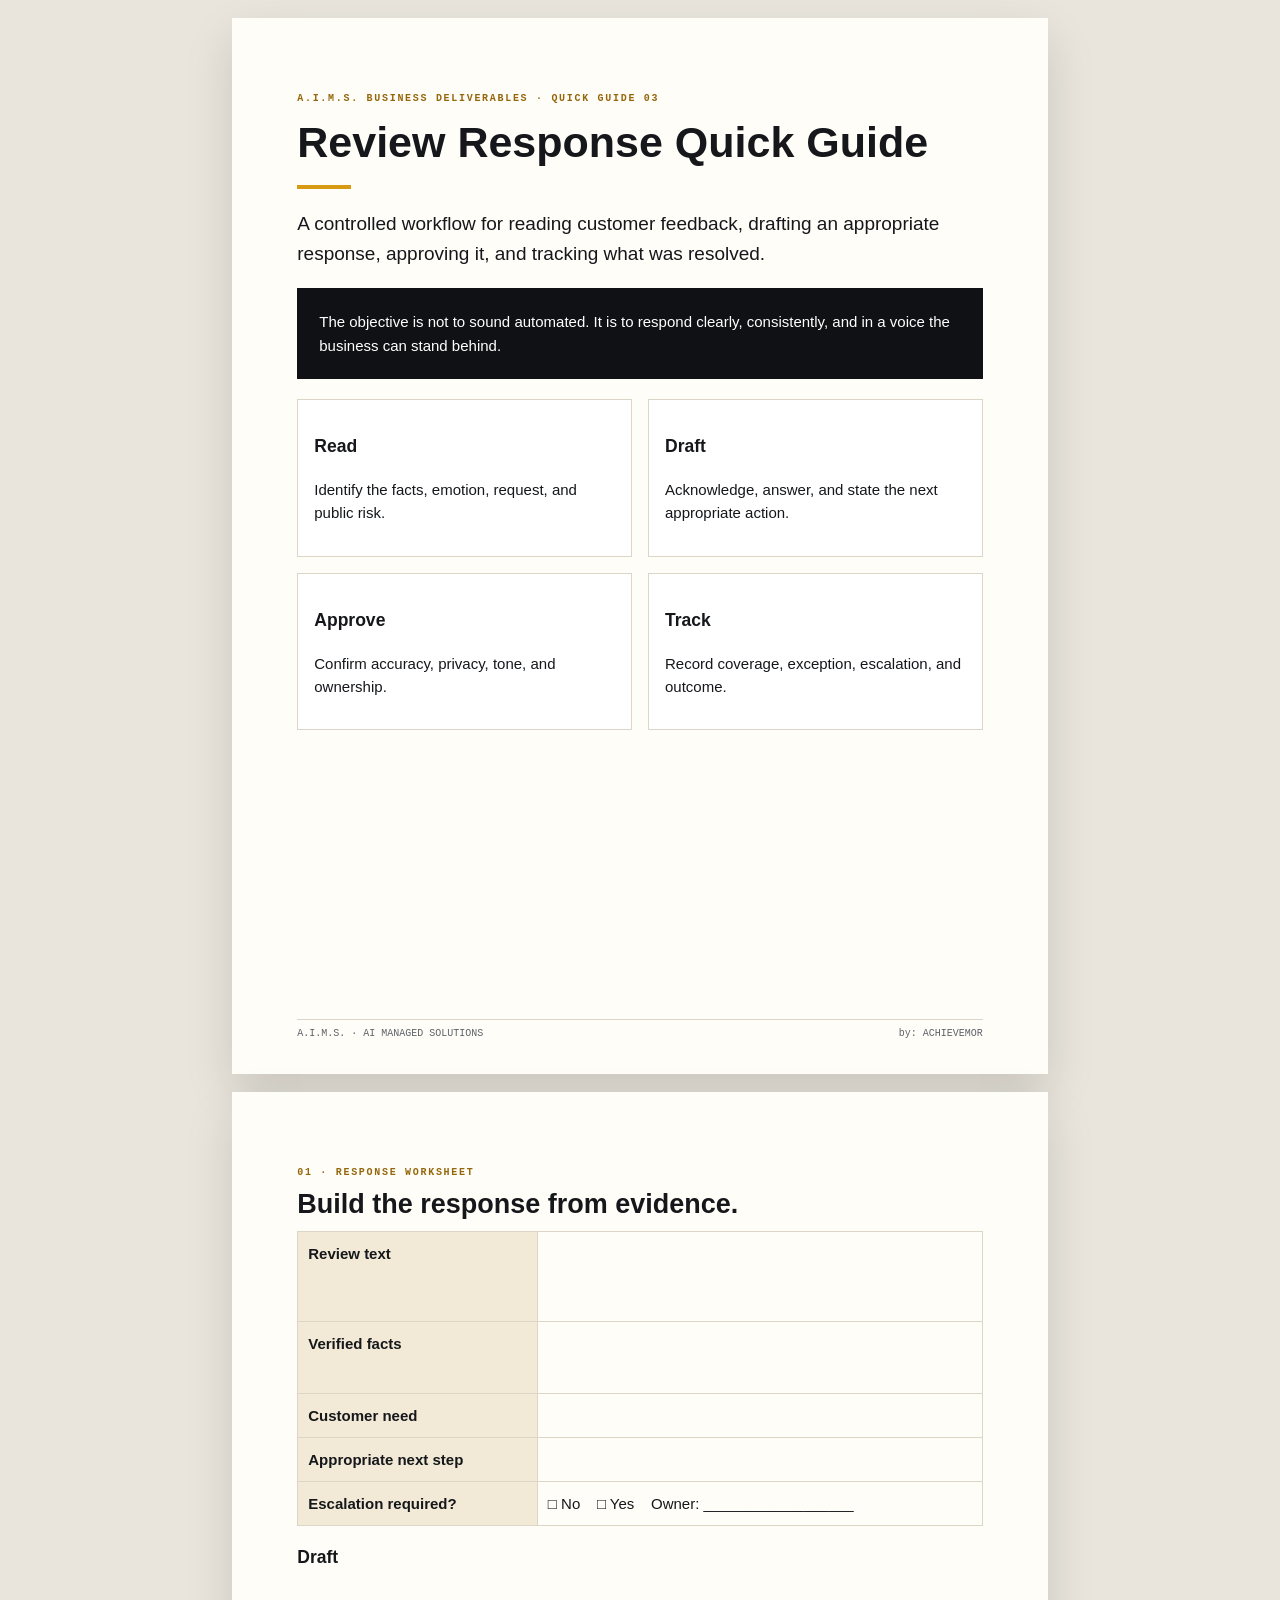
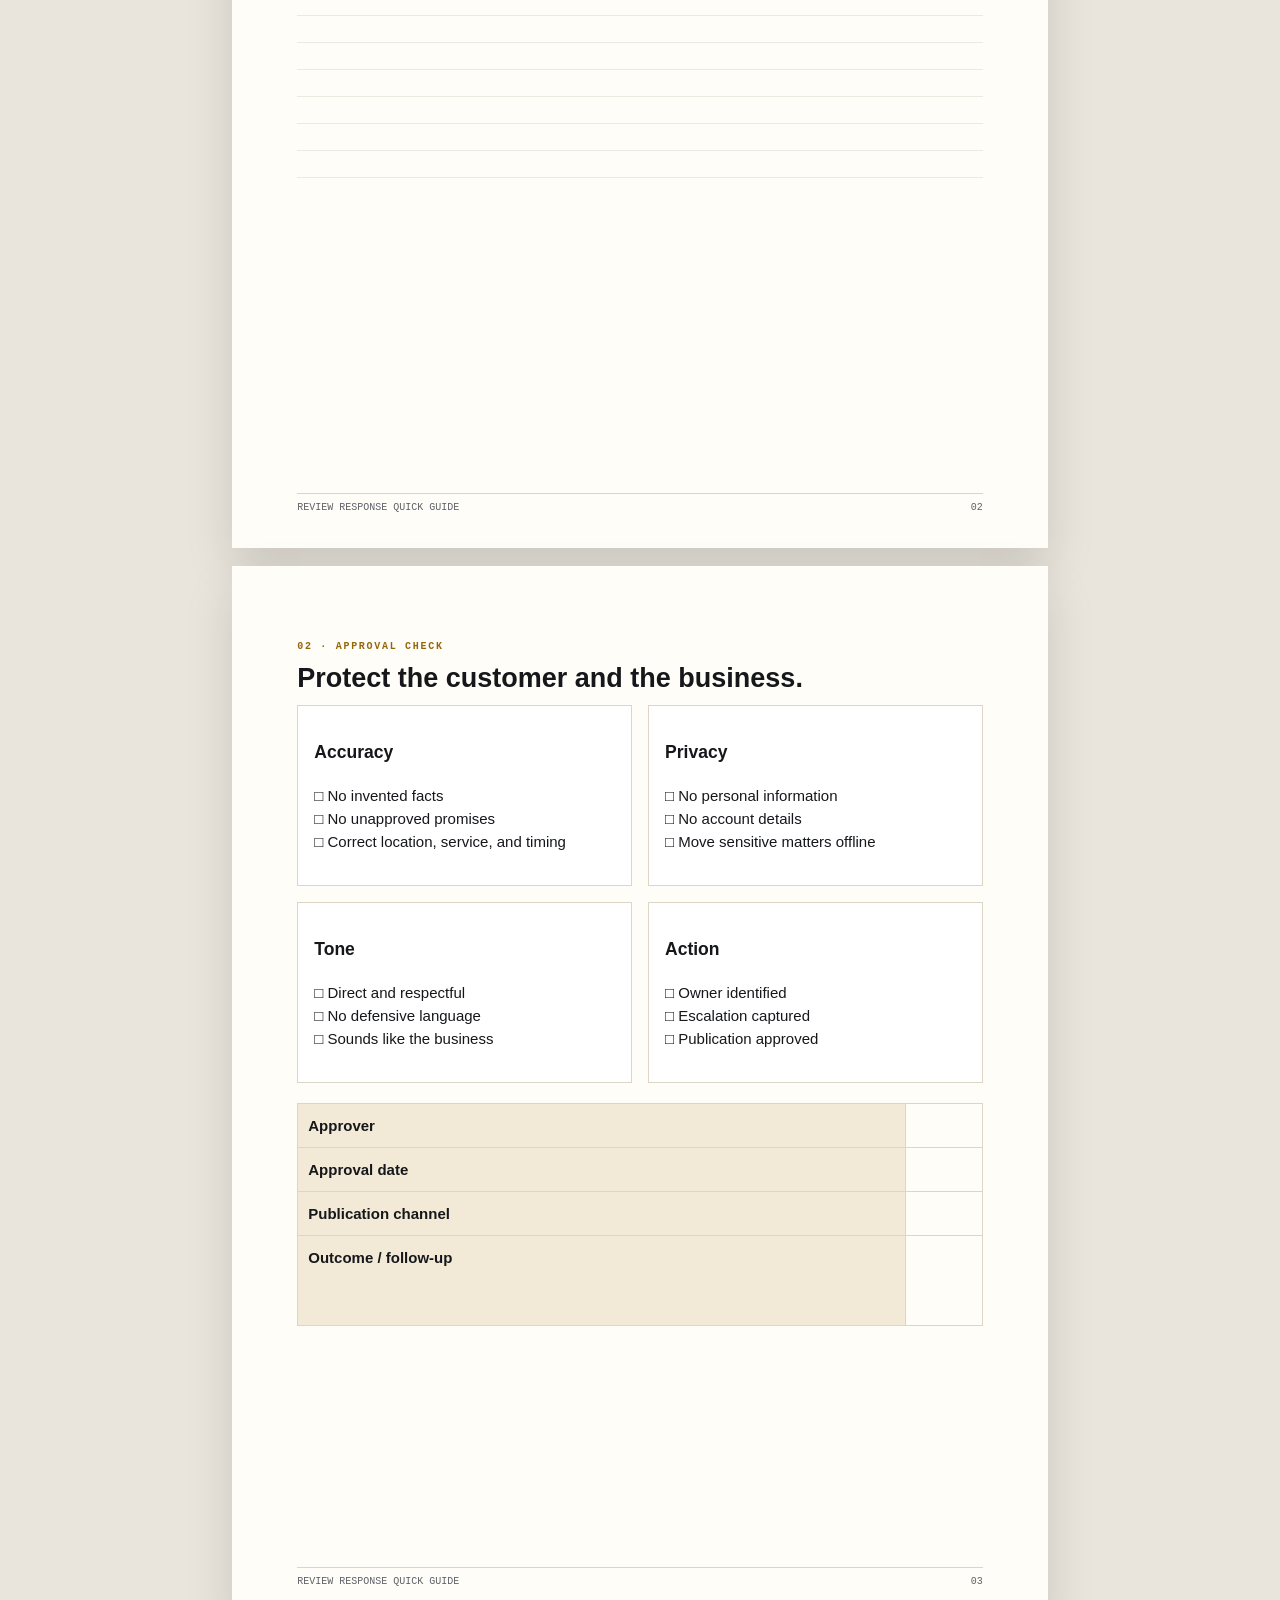
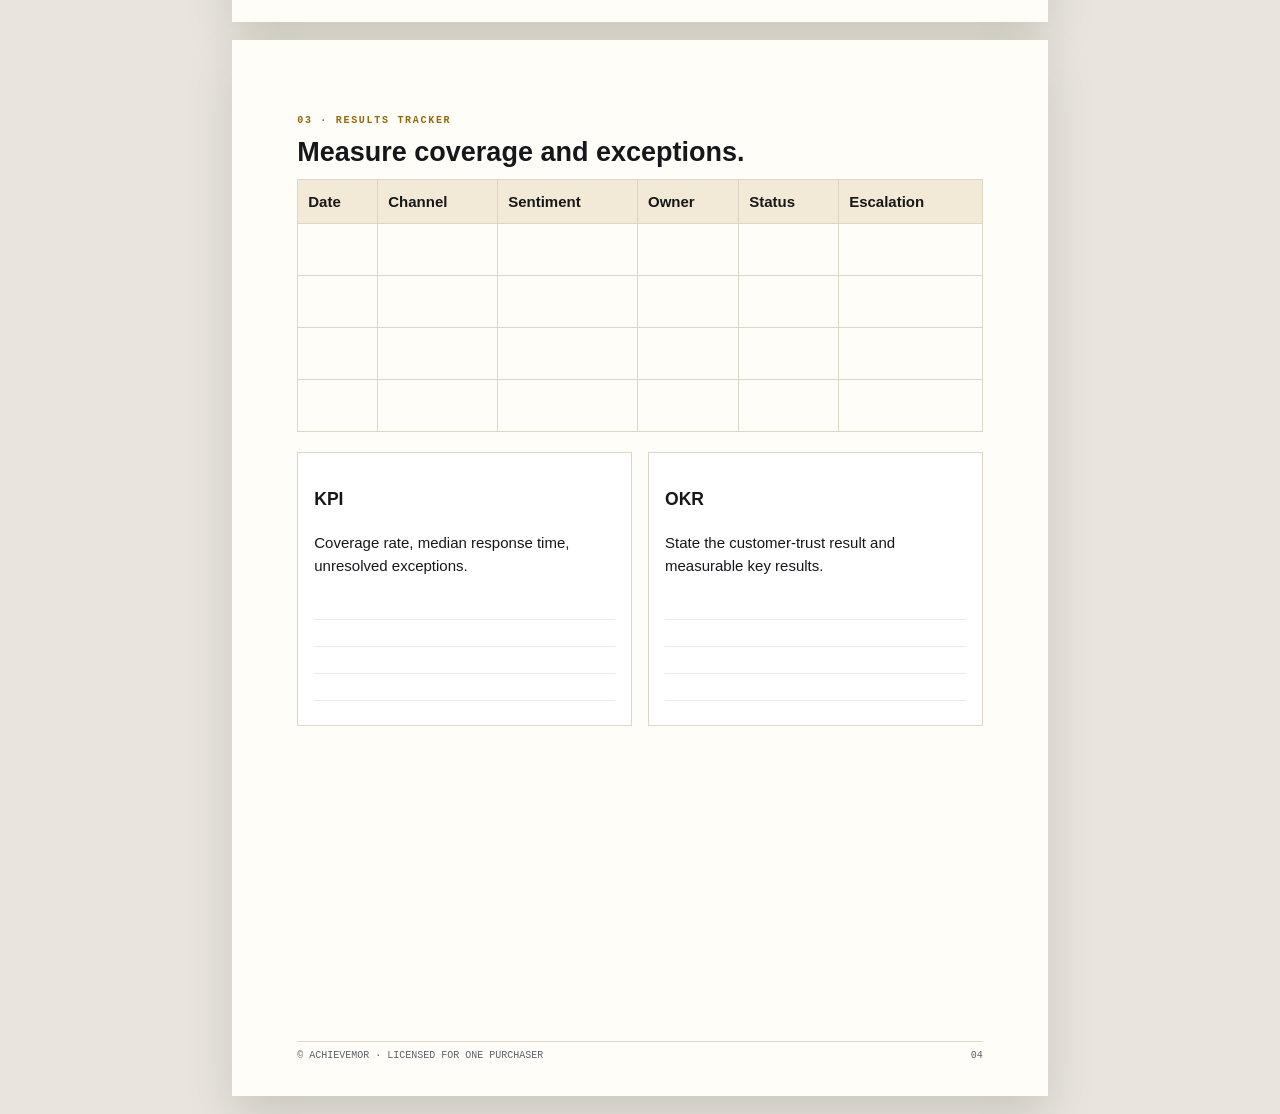
<file: downloads/aims-review-response-6a82fdc1.html>
<!doctype html><html lang="en"><head><meta charset="utf-8"><meta name="viewport" content="width=device-width,initial-scale=1"><title>A.I.M.S. Review Response Quick Guide</title><style>:root{--ink:#15171b;--muted:#5e6269;--paper:#fffdf8;--gold:#d79a12;--line:#ddd6c7;--dark:#101115}*{box-sizing:border-box}body{margin:0;background:#e9e5dc;color:var(--ink);font:15px/1.55 Arial,sans-serif}.page{width:min(8.5in,100%);min-height:11in;margin:18px auto;background:var(--paper);padding:.68in;box-shadow:0 20px 45px #0002;position:relative}.eyebrow{font:700 10px monospace;letter-spacing:.17em;text-transform:uppercase;color:#94670b}h1,h2{line-height:1.05;margin:0}h1{font-size:43px;margin-top:16px}h2{font-size:27px;margin:12px 0}.lede{font-size:19px}.rule{width:54px;height:4px;background:var(--gold);margin:20px 0}.grid{display:grid;grid-template-columns:1fr 1fr;gap:16px}.box{border:1px solid var(--line);padding:16px;background:#fff}.lines{min-height:116px;background:repeating-linear-gradient(to bottom,transparent 0 26px,var(--line) 27px)}.footer{position:absolute;bottom:.36in;left:.68in;right:.68in;display:flex;justify-content:space-between;border-top:1px solid var(--line);padding-top:8px;font:10px monospace;color:var(--muted)}table{width:100%;border-collapse:collapse}th,td{border:1px solid var(--line);padding:10px;text-align:left;vertical-align:top}th{background:#f2ead6}.callout{background:var(--dark);color:white;padding:22px;margin:20px 0}@media print{body{background:white}.page{margin:0;box-shadow:none;page-break-after:always}.page:last-child{page-break-after:auto}}@media(max-width:700px){.page{padding:28px}.grid{grid-template-columns:1fr}.footer{position:static;margin-top:40px}}</style></head><body>
<section class="page"><p class="eyebrow">A.I.M.S. BUSINESS DELIVERABLES · QUICK GUIDE 03</p><h1>Review Response Quick Guide</h1><div class="rule"></div><p class="lede">A controlled workflow for reading customer feedback, drafting an appropriate response, approving it, and tracking what was resolved.</p><div class="callout">The objective is not to sound automated. It is to respond clearly, consistently, and in a voice the business can stand behind.</div><div class="grid"><div class="box"><h3>Read</h3><p>Identify the facts, emotion, request, and public risk.</p></div><div class="box"><h3>Draft</h3><p>Acknowledge, answer, and state the next appropriate action.</p></div><div class="box"><h3>Approve</h3><p>Confirm accuracy, privacy, tone, and ownership.</p></div><div class="box"><h3>Track</h3><p>Record coverage, exception, escalation, and outcome.</p></div></div><div class="footer"><span>A.I.M.S. · AI MANAGED SOLUTIONS</span><span>by: ACHIEVEMOR</span></div></section>
<section class="page"><p class="eyebrow">01 · RESPONSE WORKSHEET</p><h2>Build the response from evidence.</h2><table><tbody><tr><th>Review text</th><td style="height:90px"></td></tr><tr><th>Verified facts</th><td style="height:72px"></td></tr><tr><th>Customer need</th><td></td></tr><tr><th>Appropriate next step</th><td></td></tr><tr><th>Escalation required?</th><td>□ No &nbsp;&nbsp; □ Yes &nbsp;&nbsp; Owner: __________________</td></tr></tbody></table><h3>Draft</h3><div class="lines" style="min-height:210px"></div><div class="footer"><span>REVIEW RESPONSE QUICK GUIDE</span><span>02</span></div></section>
<section class="page"><p class="eyebrow">02 · APPROVAL CHECK</p><h2>Protect the customer and the business.</h2><div class="grid"><div class="box"><h3>Accuracy</h3><p>□ No invented facts<br>□ No unapproved promises<br>□ Correct location, service, and timing</p></div><div class="box"><h3>Privacy</h3><p>□ No personal information<br>□ No account details<br>□ Move sensitive matters offline</p></div><div class="box"><h3>Tone</h3><p>□ Direct and respectful<br>□ No defensive language<br>□ Sounds like the business</p></div><div class="box"><h3>Action</h3><p>□ Owner identified<br>□ Escalation captured<br>□ Publication approved</p></div></div><table style="margin-top:20px"><tbody><tr><th>Approver</th><td></td></tr><tr><th>Approval date</th><td></td></tr><tr><th>Publication channel</th><td></td></tr><tr><th>Outcome / follow-up</th><td style="height:90px"></td></tr></tbody></table><div class="footer"><span>REVIEW RESPONSE QUICK GUIDE</span><span>03</span></div></section>
<section class="page"><p class="eyebrow">03 · RESULTS TRACKER</p><h2>Measure coverage and exceptions.</h2><table><thead><tr><th>Date</th><th>Channel</th><th>Sentiment</th><th>Owner</th><th>Status</th><th>Escalation</th></tr></thead><tbody><tr><td style="height:52px"></td><td></td><td></td><td></td><td></td><td></td></tr><tr><td style="height:52px"></td><td></td><td></td><td></td><td></td><td></td></tr><tr><td style="height:52px"></td><td></td><td></td><td></td><td></td><td></td></tr><tr><td style="height:52px"></td><td></td><td></td><td></td><td></td><td></td></tr></tbody></table><div class="grid" style="margin-top:20px"><div class="box"><h3>KPI</h3><p>Coverage rate, median response time, unresolved exceptions.</p><div class="lines"></div></div><div class="box"><h3>OKR</h3><p>State the customer-trust result and measurable key results.</p><div class="lines"></div></div></div><div class="footer"><span>© ACHIEVEMOR · LICENSED FOR ONE PURCHASER</span><span>04</span></div></section>
</body></html>
</file>
